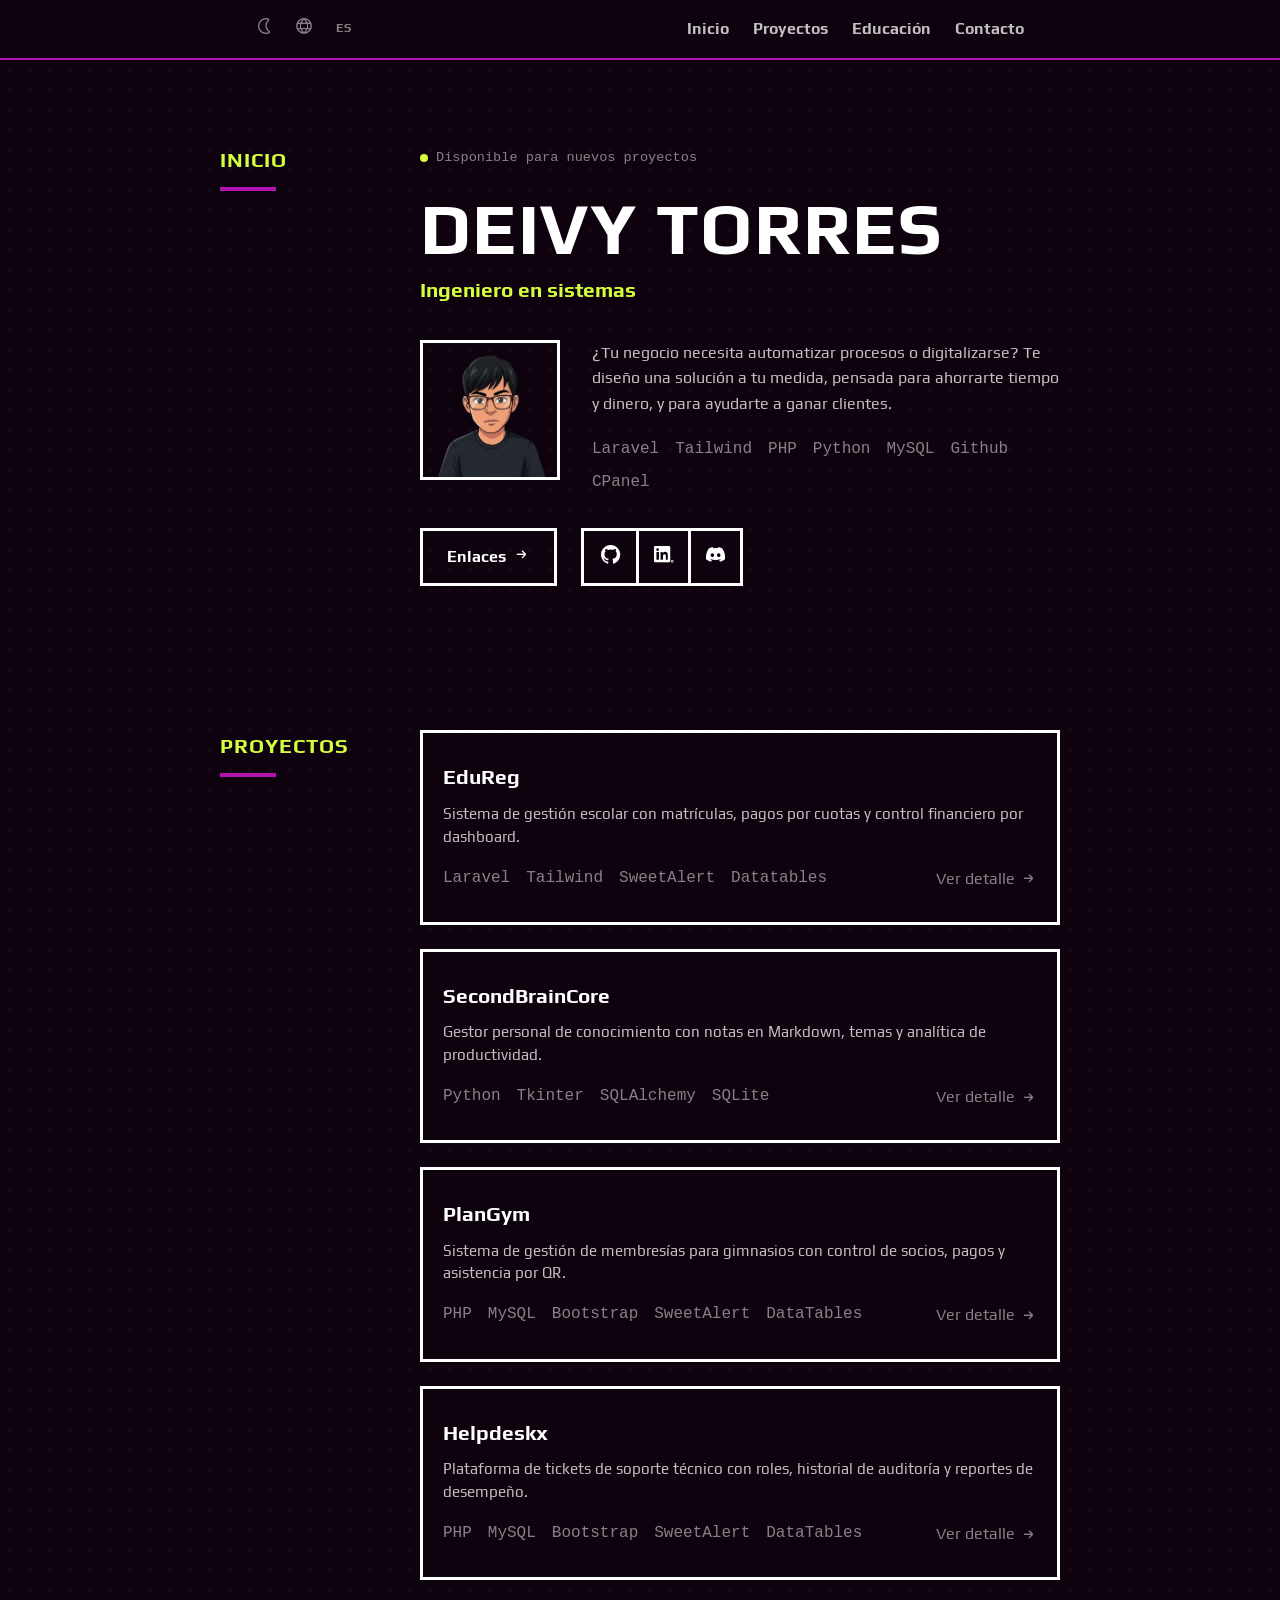
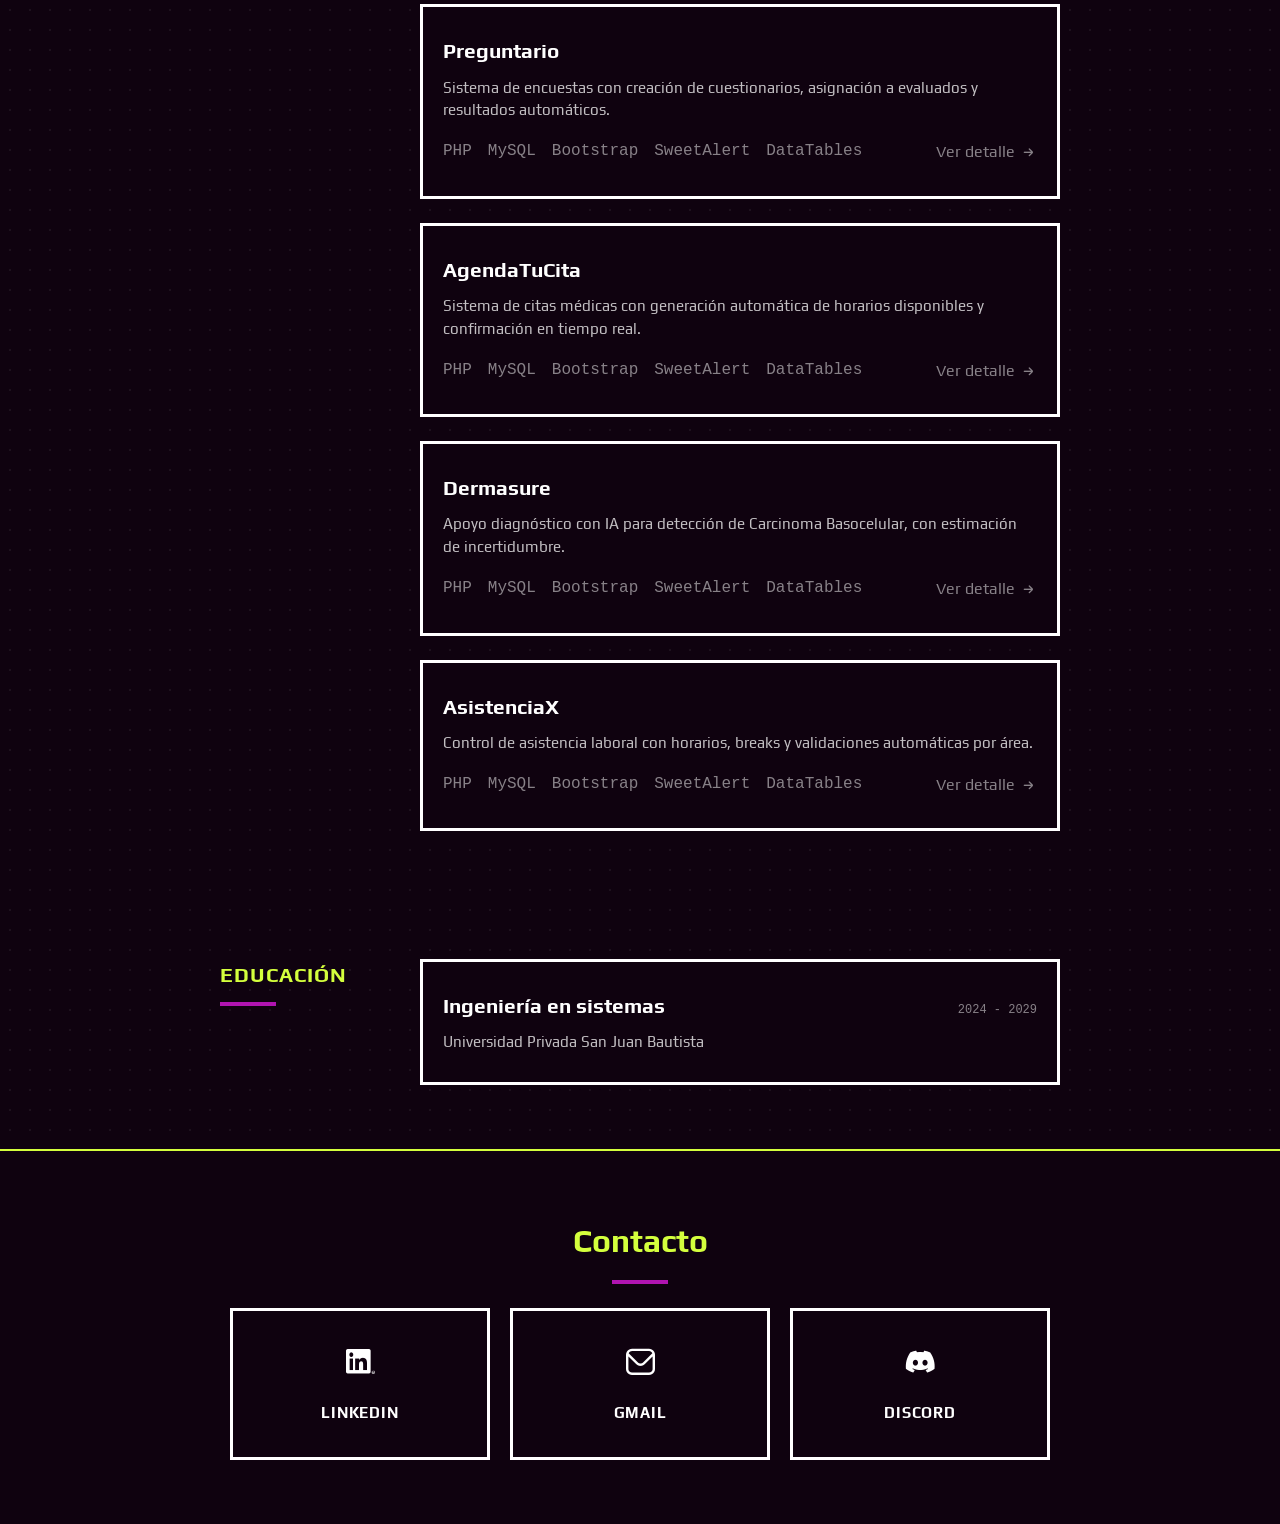
<file: index.html>
<!DOCTYPE html>
<html lang="es">
<head>
  <meta charset="UTF-8">

  <link rel="icon" type="image/png" href="img/icon.png">
  <script>
    (function () {
      if (localStorage.getItem('site-theme') === 'light') document.documentElement.setAttribute('data-theme', 'light');
      document.documentElement.setAttribute('lang', localStorage.getItem('site-lang') || 'es');
    })();
  </script>
  <meta name="viewport" content="width=device-width, initial-scale=1.0">
  <title data-i18n="home.title">Deivy Torres | Ingeniero de sistemas</title>
  <meta name="description" content="Portafolio de Deivy Torres, ingeniero de sistemas." data-i18n="home.metaDesc" data-i18n-attr="content">
  
  <link rel="preload" href="fonts/Play-Regular.ttf" as="font" type="font/ttf" crossorigin>
  <link rel="preload" href="fonts/Play-Bold.ttf" as="font" type="font/ttf" crossorigin>

  <link rel="stylesheet" href="flaticon-uicons/brands/all.css">
  <link rel="stylesheet" href="flaticon-uicons/regular/rounded.css">
  <link rel="preload" href="flaticon-uicons/uicons-regular-rounded-J3WOUERV.woff2" as="font" type="font/woff2" crossorigin>
  <link rel="preload" href="flaticon-uicons/uicons-brands-XJPKRNBN.woff2" as="font" type="font/woff2" crossorigin>

    <link rel="stylesheet" href="style.css">
</head>
<body>
  
    <header class="site-header">
      <nav aria-label="Navegación principal">
          <ul class="nav-config">
            <li><a href="#" id="theme-toggle" aria-label="Cambiar tema de color" data-i18n="common.temaAria" data-i18n-attr="aria-label"><i class="fi fi-rr-moon"></i></a></li>
            <li><a href="#" id="lang-toggle" aria-label="Cambiar idioma" data-i18n="common.idiomaAria" data-i18n-attr="aria-label"><i class="fi fi-rr-globe"></i></a></li>
            <li class="lang-code" aria-hidden="true">ES</li>
          </ul>
          <ul class="nav-list">
              <li><a href="#inicio" data-i18n="nav.inicio">Inicio</a></li>
              <li><a href="#proyectos" data-i18n="nav.proyectos">Proyectos</a></li>
              <li><a href="#educacion" data-i18n="nav.educacion">Educación</a></li>
              <li><a href="#contacto" data-i18n="nav.contacto">Contacto</a></li>
          </ul>
      </nav>
    </header>

    <main id="contenido">

      <section id="inicio" class="hero" aria-labelledby="hero-titulo">
        <div class="hero-label">
          <h2 data-i18n="nav.inicio">Inicio</h2>
        </div>

        <div class="hero-content">
          <p class="hero-status">
            <span class="status-dot" aria-hidden="true"></span>
            <span data-i18n="home.status">Disponible para nuevos proyectos</span>
          </p>

          <h1 id="hero-titulo" class="hero-titulo">Deivy Torres</h1>
          <p class="hero-rol" data-i18n="home.rol">Ingeniero en sistemas</p>

          <div class="hero-main">
            <img class="hero-img" src="img/foto-perfil-2.png" alt="Deivy Torres" width="140" height="140">

            <div class="hero-info">
              <p class="hero-descripcion" data-i18n="home.desc">
                ¿Tu negocio necesita automatizar procesos o digitalizarse? Te diseño una solución a tu medida, pensada para ahorrarte tiempo y dinero, y para ayudarte a ganar clientes.
              </p>

              <ul class="project-stack hero-stack">
                <li>Laravel</li>
                <li>Tailwind</li>
                <li>PHP</li>
                <li>Python</li>
                <li>MySQL</li>
                <li>Github</li>
                <li>CPanel</li>
              </ul>
            </div>
          </div>

          <div class="hero-actions">
            <span class="hero-cta">
              <span data-i18n="home.cta">Enlaces</span>
              <i class="fi fi-rr-arrow-small-right" aria-hidden="true"></i>
            </span>

            <ul class="contact-list">
              <li>
                <a href="https://github.com/deivystoteles" aria-label="GitHub" target="_blank" rel="noopener">
                  <i class="fi fi-brands-github" aria-hidden="true"></i>
                </a>
              </li>
              <li>
                <a href="https://linkedin.com/in/deitorres" aria-label="LinkedIn" target="_blank" rel="noopener">
                  <i class="fi fi-brands-linkedin" aria-hidden="true"></i>
                </a>
              </li>
              <li>
                <a href="#" class="copy-discord" data-copy="dei_0_0" aria-label="Copiar usuario de Discord" data-i18n="common.copiarDiscord" data-i18n-attr="aria-label">
                  <i class="fi fi-brands-discord" aria-hidden="true"></i>
                </a>
              </li>
            </ul>
          </div>
        </div>
      </section>


      <section id="proyectos" class="projects" aria-labelledby="proyectos-titulo">
        <div class="projects-label">
          <h2 id="proyectos-titulo" data-i18n="nav.proyectos">Proyectos</h2>
        </div>

        <ul class="projects-grid">
          <li class="project-card">
            <a href="proyectos/edureg.html" class="project-card-link">
              <article>
                <h3>EduReg</h3>
                <p data-i18n="home.edureg.desc">Sistema de gestión escolar con matrículas, pagos por cuotas y control financiero por dashboard.</p>
                <div class="project-meta">
                  <ul class="project-stack">
                    <li>Laravel</li>
                    <li>Tailwind</li>
                    <li>SweetAlert</li>
                    <li>Datatables</li>
                  </ul>
                  <span class="project-link">
                    <span data-i18n="common.verDetalle">Ver detalle</span>
                    <i class="fi fi-rr-arrow-small-right" aria-hidden="true"></i>
                  </span>
                </div>
              </article>
            </a>
          </li>

          <li class="project-card">
            <a href="proyectos/secondbrain.html" class="project-card-link">
              <article>
                <h3>SecondBrainCore</h3>
                <p data-i18n="home.secondbrain.desc">Gestor personal de conocimiento con notas en Markdown, temas y analítica de productividad.</p>
                <div class="project-meta">
                  <ul class="project-stack">
                    <li>Python</li>
                    <li>Tkinter</li>
                    <li>SQLAlchemy</li>
                    <li>SQLite</li>
                  </ul>
                  <span class="project-link">
                    <span data-i18n="common.verDetalle">Ver detalle</span>
                    <i class="fi fi-rr-arrow-small-right" aria-hidden="true"></i>
                  </span>
                </div>
              </article>
            </a>
          </li>
          
          <li class="project-card">
            <a href="proyectos/plangym.html" class="project-card-link">
              <article>
                <h3>PlanGym</h3>
                <p data-i18n="home.plangym.desc">Sistema de gestión de membresías para gimnasios con control de socios, pagos y asistencia por QR.</p>
                <div class="project-meta">
                  <ul class="project-stack">
                    <li>PHP</li>
                    <li>MySQL</li>
                    <li>Bootstrap</li>
                    <li>SweetAlert</li>
                    <li>DataTables</li>
                  </ul>
                  <span class="project-link">
                    <span data-i18n="common.verDetalle">Ver detalle</span>
                    <i class="fi fi-rr-arrow-small-right" aria-hidden="true"></i>
                  </span>
                </div>
              </article>
            </a>
          </li>

          <li class="project-card">
            <a href="proyectos/helpdesk.html" class="project-card-link">
              <article>
                <h3>Helpdeskx</h3>
                <p data-i18n="home.helpdesk.desc">Plataforma de tickets de soporte técnico con roles, historial de auditoría y reportes de desempeño.</p>
                <div class="project-meta">
                  <ul class="project-stack">
                    <li>PHP</li>
                    <li>MySQL</li>
                    <li>Bootstrap</li>
                    <li>SweetAlert</li>
                    <li>DataTables</li>
                  </ul>
                  <span class="project-link">
                    <span data-i18n="common.verDetalle">Ver detalle</span>
                    <i class="fi fi-rr-arrow-small-right" aria-hidden="true"></i>
                  </span>
                </div>
              </article>
            </a>
          </li>

          <li class="project-card">
            <a href="proyectos/preguntario.html" class="project-card-link">
              <article>
                <h3>Preguntario</h3>
                <p data-i18n="home.preguntario.desc">Sistema de encuestas con creación de cuestionarios, asignación a evaluados y resultados automáticos.</p>
                <div class="project-meta">
                  <ul class="project-stack">
                    <li>PHP</li>
                    <li>MySQL</li>
                    <li>Bootstrap</li>
                    <li>SweetAlert</li>
                    <li>DataTables</li>
                  </ul>
                  <span class="project-link">
                    <span data-i18n="common.verDetalle">Ver detalle</span>
                    <i class="fi fi-rr-arrow-small-right" aria-hidden="true"></i>
                  </span>
                </div>
              </article>
            </a>
          </li>

          <li class="project-card">
            <a href="proyectos/agendatucita.html" class="project-card-link">
              <article>
                <h3>AgendaTuCita</h3>
                <p data-i18n="home.agendatucita.desc">Sistema de citas médicas con generación automática de horarios disponibles y confirmación en tiempo real.</p>
                <div class="project-meta">
                  <ul class="project-stack">
                    <li>PHP</li>
                    <li>MySQL</li>
                    <li>Bootstrap</li>
                    <li>SweetAlert</li>
                    <li>DataTables</li>
                  </ul>
                  <span class="project-link">
                    <span data-i18n="common.verDetalle">Ver detalle</span>
                    <i class="fi fi-rr-arrow-small-right" aria-hidden="true"></i>
                  </span>
                </div>
              </article>
            </a>
          </li>

          <li class="project-card">
            <a href="proyectos/dermasure.html" class="project-card-link">
              <article>
                <h3>Dermasure</h3>
                <p data-i18n="home.dermasure.desc">Apoyo diagnóstico con IA para detección de Carcinoma Basocelular, con estimación de incertidumbre.</p>
                <div class="project-meta">
                  <ul class="project-stack">
                    <li>PHP</li>
                    <li>MySQL</li>
                    <li>Bootstrap</li>
                    <li>SweetAlert</li>
                    <li>DataTables</li>
                  </ul>
                  <span class="project-link">
                    <span data-i18n="common.verDetalle">Ver detalle</span>
                    <i class="fi fi-rr-arrow-small-right" aria-hidden="true"></i>
                  </span>
                </div>
              </article>
            </a>
          </li>

          <li class="project-card">
            <a href="proyectos/asistenciax.html" class="project-card-link">
              <article>
                <h3>AsistenciaX</h3>
                <p data-i18n="home.asistenciax.desc">Control de asistencia laboral con horarios, breaks y validaciones automáticas por área.</p>
                <div class="project-meta">
                  <ul class="project-stack">
                    <li>PHP</li>
                    <li>MySQL</li>
                    <li>Bootstrap</li>
                    <li>SweetAlert</li>
                    <li>DataTables</li>
                  </ul>
                  <span class="project-link">
                    <span data-i18n="common.verDetalle">Ver detalle</span>
                    <i class="fi fi-rr-arrow-small-right" aria-hidden="true"></i>
                  </span>
                </div>
              </article>
            </a>
          </li>
        </ul>
      </section>

      <section id="educacion" class="projects" aria-labelledby="proyectos-titulo">
        <div class="projects-label">
          <h2 id="proyectos-titulo" data-i18n="nav.educacion">Educación</h2>
        </div>

        <ul class="projects-grid">
          <li class="project-card">
            <article>
              <div class="titulo-fecha">
                <h3 data-i18n="home.edu.carrera">Ingeniería en sistemas</h3>
                <span class="curso-tiempo">2024 - 2029</span>
              </div>
              <p data-i18n="home.edu.universidad">Universidad Privada San Juan Bautista</p>
            </article>
          </li>
        </ul>
      </section>

    </main>

    <footer class="site-footer" id="contacto">
      <div class="footer-content">
        <h2 data-i18n="nav.contacto">Contacto</h2>

        <ul class="footer-list">
          <li class="footer-item">
            <a href="https://linkedin.com/in/deitorres" target="_blank" rel="noopener">
              <i class="fi fi-brands-linkedin" aria-hidden="true"></i>
              <span class="footer-item-label">LinkedIn</span>
            </a>
          </li>

          <li class="footer-item">
            <a href="mailto:deivyjth@gmail.com">
              <i class="fi fi-rr-envelope" aria-hidden="true"></i>
              <span class="footer-item-label">Gmail</span>
            </a>
          </li>

          <li class="footer-item">
            <a href="#" class="copy-discord" data-copy="dei_0_0">
              <i class="fi fi-brands-discord" aria-hidden="true"></i>
              <span class="footer-item-label">Discord</span>
            </a>
          </li>
        </ul>
      </div>
    </footer>

    <script src="js/app.js"></script>
    <script>
      document.querySelectorAll('.copy-discord').forEach(function (el) {
        el.addEventListener('click', function (e) {
          e.preventDefault();
          const texto = this.dataset.copy;
          navigator.clipboard.writeText(texto).then(() => {
            this.classList.add('copiado');
            setTimeout(() => {
              this.classList.remove('copiado');
            }, 1500);
          }).catch(err => {
            console.error('No se pudo copiar: ', err);
          });
        });
      });
    </script>

</body>
</html>
</file>
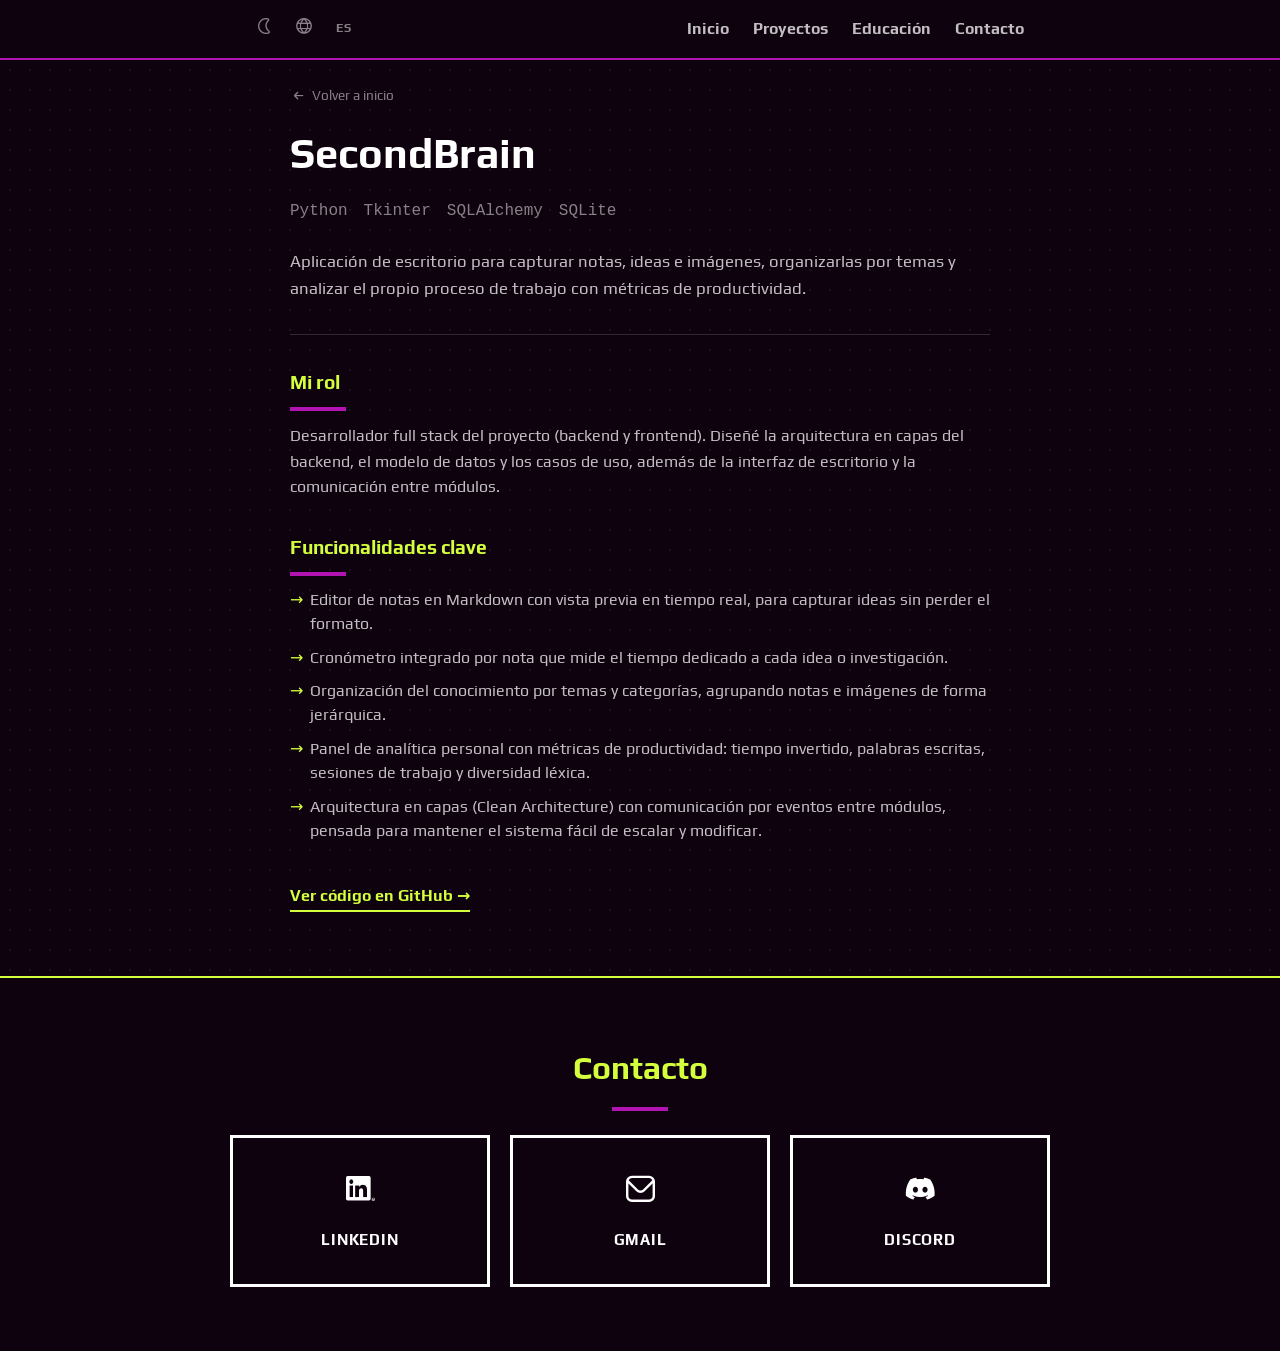
<file: proyectos/secondbrain.html>
<!DOCTYPE html>
<html lang="es">
<head>
  <meta charset="UTF-8">

  <link rel="icon" type="image/png" href="../img/icon.png">
  <script>
    (function () {
      if (localStorage.getItem('site-theme') === 'light') document.documentElement.setAttribute('data-theme', 'light');
      document.documentElement.setAttribute('lang', localStorage.getItem('site-lang') || 'es');
    })();
  </script>
  <meta name="viewport" content="width=device-width, initial-scale=1.0">
  <title>SecondBrain | Deivy Torres</title>
  <meta name="description" content="Gestor personal de conocimiento de escritorio." data-i18n="secondbrain.metaDesc" data-i18n-attr="content">

  <link rel="preload" href="../fonts/Play-Regular.ttf" as="font" type="font/ttf" crossorigin>
  <link rel="preload" href="../fonts/Play-Bold.ttf" as="font" type="font/ttf" crossorigin>

  <link rel="stylesheet" href="../flaticon-uicons/brands/all.css">
  <link rel="stylesheet" href="../flaticon-uicons/regular/rounded.css">
  <link rel="preload" href="../flaticon-uicons/uicons-regular-rounded-J3WOUERV.woff2" as="font" type="font/woff2" crossorigin>
  <link rel="preload" href="../flaticon-uicons/uicons-brands-XJPKRNBN.woff2" as="font" type="font/woff2" crossorigin>
  
  <link rel="stylesheet" href="../style.css">
</head>
<body>
  <header class="site-header">
    <nav aria-label="Navegación principal">
      <ul class="nav-config">
        <li><a href="#" id="theme-toggle" aria-label="Cambiar tema de color" data-i18n="common.temaAria" data-i18n-attr="aria-label"><i class="fi fi-rr-moon"></i></a></li>
        <li><a href="#" id="lang-toggle" aria-label="Cambiar idioma" data-i18n="common.idiomaAria" data-i18n-attr="aria-label"><i class="fi fi-rr-globe"></i></a></li>
        <li class="lang-code" aria-hidden="true">ES</li>
      </ul>
      <ul class="nav-list">
        <li><a href="../index.html" data-i18n="nav.inicio">Inicio</a></li>
        <li><a href="../index.html#proyectos" data-i18n="nav.proyectos">Proyectos</a></li>
        <li><a href="../index.html#educacion" data-i18n="nav.educacion">Educación</a></li>
        <li><a href="../index.html#contacto" data-i18n="nav.contacto">Contacto</a></li>
      </ul>
    </nav>
  </header>

  <main id="contenido">
    <section class="project-detail">
      <a href="../index.html" class="back-link">
        <i class="fi fi-rr-arrow-small-left" aria-hidden="true"></i>
        <span data-i18n="common.volver">Volver a inicio</span>
      </a>

      <div class="project-detail-header">
        <h1>SecondBrain</h1>
        <ul class="project-stack">
          <li>Python</li>
          <li>Tkinter</li>
          <li>SQLAlchemy</li>
          <li>SQLite</li>
        </ul>
      </div>

      <p class="project-detail-summary" data-i18n="secondbrain.summary">
        Aplicación de escritorio para capturar notas, ideas e imágenes, organizarlas por temas y analizar el propio proceso de trabajo con métricas de productividad.
      </p>

      <div class="project-detail-body">
        <h2 data-i18n="common.rol">Mi rol</h2>
        <p data-i18n="secondbrain.role">Desarrollador full stack del proyecto (backend y frontend). Diseñé la arquitectura en capas del backend, el modelo de datos y los casos de uso, además de la interfaz de escritorio y la comunicación entre módulos.</p>

        <h2 data-i18n="common.funcionalidades">Funcionalidades clave</h2>
        <ul class="feature-list">
          <li data-i18n="secondbrain.f1">Editor de notas en Markdown con vista previa en tiempo real, para capturar ideas sin perder el formato.</li>
          <li data-i18n="secondbrain.f2">Cronómetro integrado por nota que mide el tiempo dedicado a cada idea o investigación.</li>
          <li data-i18n="secondbrain.f3">Organización del conocimiento por temas y categorías, agrupando notas e imágenes de forma jerárquica.</li>
          <li data-i18n="secondbrain.f4">Panel de analítica personal con métricas de productividad: tiempo invertido, palabras escritas, sesiones de trabajo y diversidad léxica.</li>
          <li data-i18n="secondbrain.f5">Arquitectura en capas (Clean Architecture) con comunicación por eventos entre módulos, pensada para mantener el sistema fácil de escalar y modificar.</li>
        </ul>
      </div>

      <div class="project-detail-links">
        <a href="https://github.com/deivystoteles/second-brain-core" target="_blank" rel="noopener" data-i18n="common.verCodigo">Ver código en GitHub →</a>
      </div>
    </section>
  </main>

    <footer class="site-footer" id="contacto">
      <div class="footer-content">
        <h2 data-i18n="nav.contacto">Contacto</h2>

        <ul class="footer-list">
          <li class="footer-item">
            <a href="https://linkedin.com/in/deitorres" target="_blank" rel="noopener">
              <i class="fi fi-brands-linkedin" aria-hidden="true"></i>
              <span class="footer-item-label">LinkedIn</span>
            </a>
          </li>

          <li class="footer-item">
            <a href="mailto:deivyjth@gmail.com">
              <i class="fi fi-rr-envelope" aria-hidden="true"></i>
              <span class="footer-item-label">Gmail</span>
            </a>
          </li>

          <li class="footer-item">
            <a href="#" class="copy-discord" data-copy="dei_0_0">
              <i class="fi fi-brands-discord" aria-hidden="true"></i>
              <span class="footer-item-label">Discord</span>
            </a>
          </li>
        </ul>
      </div>
    </footer>

<script src="../js/app.js"></script>
<script>
  document.querySelectorAll('.copy-discord').forEach(function (el) {
    el.addEventListener('click', function (e) {
      e.preventDefault();
      const texto = this.dataset.copy;
      navigator.clipboard.writeText(texto).then(() => {
        this.classList.add('copiado');
        setTimeout(() => {
          this.classList.remove('copiado');
        }, 1500);
      }).catch(err => {
        console.error('No se pudo copiar: ', err);
      });
    });
  });
</script>
</body>
</html>
</file>
<file: flaticon-uicons/brands/all.css>
@font-face{font-family:uicons-brands;src:url(../uicons-brands-XJPKRNBN.woff2) format("woff2"),url(../uicons-brands-PQBQF6T3.woff) format("woff"),url(../uicons-brands-ZJWE2ELA.eot#iefix) format("embedded-opentype");font-display:swap}i[class^=fi-brands-]:before,i[class*=" fi-brands-"]:before,span[class^=fi-brands-]:before,span[class*=fi-brands-]:before{font-family:uicons-brands!important;font-style:normal;font-weight:400!important;font-variant:normal;text-transform:none;line-height:1;-webkit-font-smoothing:antialiased;-moz-osx-font-smoothing:grayscale}.variable-selector-00:before{content:"\fe00"}.variable-selector-01:before{content:"\fe01"}.variable-selector-02:before{content:"\fe02"}.variable-selector-03:before{content:"\fe03"}.variable-selector-04:before{content:"\fe04"}.variable-selector-05:before{content:"\fe05"}.variable-selector-06:before{content:"\fe06"}.variable-selector-07:before{content:"\fe07"}.variable-selector-08:before{content:"\fe08"}.variable-selector-09:before{content:"\fe09"}.variable-selector-0a:before{content:"\fe0a"}.variable-selector-0b:before{content:"\fe0b"}.variable-selector-0c:before{content:"\fe0c"}.variable-selector-0d:before{content:"\fe0d"}.variable-selector-0e:before{content:"\fe0e"}.variable-selector-0f:before{content:"\fe0f"}.combining-half-marks-00:before{content:"\fe20"}.combining-half-marks-01:before{content:"\fe21"}.combining-half-marks-02:before{content:"\fe22"}.combining-half-marks-03:before{content:"\fe23"}.combining-half-marks-04:before{content:"\fe24"}.combining-half-marks-05:before{content:"\fe25"}.combining-half-marks-06:before{content:"\fe26"}.combining-half-marks-07:before{content:"\fe27"}.combining-half-marks-08:before{content:"\fe28"}.combining-half-marks-09:before{content:"\fe29"}.combining-half-marks-0a:before{content:"\fe2a"}.combining-half-marks-0b:before{content:"\fe2b"}.combining-half-marks-0c:before{content:"\fe2c"}.combining-half-marks-0d:before{content:"\fe2d"}.combining-half-marks-0e:before{content:"\fe2e"}.combining-half-marks-0f:before{content:"\fe2f"}.zero-width-no-break-space-0f:before{content:"\feff"}.fi-brands-3m:before{content:"\f101"}.fi-brands-500px:before{content:"\f102"}.fi-brands-abbot-laboratories:before{content:"\f103"}.fi-brands-accusoft:before{content:"\f104"}.fi-brands-acrobat:before{content:"\f105"}.fi-brands-adobe:before{content:"\f106"}.fi-brands-aecom:before{content:"\f107"}.fi-brands-aero:before{content:"\f108"}.fi-brands-after-effects:before{content:"\f109"}.fi-brands-airbnb:before{content:"\f10a"}.fi-brands-algolia:before{content:"\f10b"}.fi-brands-amd:before{content:"\f10c"}.fi-brands-american-express:before{content:"\f10d"}.fi-brands-android:before{content:"\f10e"}.fi-brands-animate:before{content:"\f10f"}.fi-brands-app-store-ios:before{content:"\f110"}.fi-brands-apple-pay:before{content:"\f111"}.fi-brands-apple:before{content:"\f112"}.fi-brands-artstation:before{content:"\f113"}.fi-brands-astrazeneca:before{content:"\f114"}.fi-brands-asus:before{content:"\f115"}.fi-brands-atandt:before{content:"\f116"}.fi-brands-atlassian:before{content:"\f117"}.fi-brands-atom:before{content:"\f118"}.fi-brands-audition:before{content:"\f119"}.fi-brands-behance:before{content:"\f11a"}.fi-brands-bitcoin:before{content:"\f11b"}.fi-brands-blackberry:before{content:"\f11c"}.fi-brands-blogger:before{content:"\f11d"}.fi-brands-bluetooth:before{content:"\f11e"}.fi-brands-bootstrap:before{content:"\f11f"}.fi-brands-bridgestone:before{content:"\f120"}.fi-brands-burger-king:before{content:"\f121"}.fi-brands-c:before{content:"\f122"}.fi-brands-capture:before{content:"\f123"}.fi-brands-cc-amazon-pay:before{content:"\f124"}.fi-brands-cc-apple-pay:before{content:"\f125"}.fi-brands-cc-diners-club:before{content:"\f126"}.fi-brands-cc-visa:before{content:"\f127"}.fi-brands-centos:before{content:"\f128"}.fi-brands-character:before{content:"\f129"}.fi-brands-chromecast:before{content:"\f12a"}.fi-brands-cloudflare:before{content:"\f12b"}.fi-brands-confluence:before{content:"\f12c"}.fi-brands-creative-commons-by:before{content:"\f12d"}.fi-brands-creative-commons-nc-eu:before{content:"\f12e"}.fi-brands-creative-commons-nc-jp:before{content:"\f12f"}.fi-brands-creative-commons-nc:before{content:"\f130"}.fi-brands-creative-commons-nd:before{content:"\f131"}.fi-brands-creative-commons-pd-alt:before{content:"\f132"}.fi-brands-creative-commons-pd:before{content:"\f133"}.fi-brands-creative-commons-remix:before{content:"\f134"}.fi-brands-creative-commons-sa:before{content:"\f135"}.fi-brands-creative-commons-sampling-plus:before{content:"\f136"}.fi-brands-creative-commons-sampling:before{content:"\f137"}.fi-brands-creative-commons-share:before{content:"\f138"}.fi-brands-creative-commons-zero:before{content:"\f139"}.fi-brands-creative-commons:before{content:"\f13a"}.fi-brands-css3-alt:before{content:"\f13b"}.fi-brands-css3:before{content:"\f13c"}.fi-brands-dailymotion:before{content:"\f13d"}.fi-brands-deezer:before{content:"\f13e"}.fi-brands-delphi:before{content:"\f13f"}.fi-brands-dev:before{content:"\f140"}.fi-brands-devianart:before{content:"\f141"}.fi-brands-digg:before{content:"\f142"}.fi-brands-dimension:before{content:"\f143"}.fi-brands-discord:before{content:"\f144"}.fi-brands-docker:before{content:"\f145"}.fi-brands-dribbble:before{content:"\f146"}.fi-brands-dropbox:before{content:"\f147"}.fi-brands-drupal:before{content:"\f148"}.fi-brands-ebay:before{content:"\f149"}.fi-brands-elementor:before{content:"\f14a"}.fi-brands-ethereum:before{content:"\f14b"}.fi-brands-etsy:before{content:"\f14c"}.fi-brands-evernote:before{content:"\f14d"}.fi-brands-facebook-messenger:before{content:"\f14e"}.fi-brands-facebook:before{content:"\f14f"}.fi-brands-fedex:before{content:"\f150"}.fi-brands-figma:before{content:"\f151"}.fi-brands-firefox-browser:before{content:"\f152"}.fi-brands-firefox:before{content:"\f153"}.fi-brands-flaticon-1:before{content:"\f154"}.fi-brands-flaticon:before{content:"\f155"}.fi-brands-flickr:before{content:"\f156"}.fi-brands-flipboard:before{content:"\f157"}.fi-brands-fonts:before{content:"\f158"}.fi-brands-foursquare:before{content:"\f159"}.fi-brands-freepik-1:before{content:"\f15a"}.fi-brands-freepik:before{content:"\f15b"}.fi-brands-fresco:before{content:"\f15c"}.fi-brands-github:before{content:"\f15d"}.fi-brands-gitlab:before{content:"\f15e"}.fi-brands-goodreads:before{content:"\f15f"}.fi-brands-google:before{content:"\f160"}.fi-brands-haskell:before{content:"\f161"}.fi-brands-hbo:before{content:"\f162"}.fi-brands-hotjar:before{content:"\f163"}.fi-brands-html5:before{content:"\f164"}.fi-brands-huawei:before{content:"\f165"}.fi-brands-hubspot:before{content:"\f166"}.fi-brands-ibm:before{content:"\f167"}.fi-brands-iconfinder:before{content:"\f168"}.fi-brands-illustrator-draw:before{content:"\f169"}.fi-brands-illustrator:before{content:"\f16a"}.fi-brands-imdb:before{content:"\f16b"}.fi-brands-incopy:before{content:"\f16c"}.fi-brands-indesign:before{content:"\f16d"}.fi-brands-instagram:before{content:"\f16e"}.fi-brands-intel:before{content:"\f16f"}.fi-brands-invision:before{content:"\f170"}.fi-brands-itunes:before{content:"\f171"}.fi-brands-janseen:before{content:"\f172"}.fi-brands-java:before{content:"\f173"}.fi-brands-jcb:before{content:"\f174"}.fi-brands-jira:before{content:"\f175"}.fi-brands-johnson-and-johnson:before{content:"\f176"}.fi-brands-joomla:before{content:"\f177"}.fi-brands-js:before{content:"\f178"}.fi-brands-kickstarter:before{content:"\f179"}.fi-brands-line:before{content:"\f17a"}.fi-brands-linkedin:before{content:"\f17b"}.fi-brands-lisp:before{content:"\f17c"}.fi-brands-mailchimp:before{content:"\f17d"}.fi-brands-marriott-international:before{content:"\f17e"}.fi-brands-mcdonalds:before{content:"\f17f"}.fi-brands-media-encoder:before{content:"\f180"}.fi-brands-medium:before{content:"\f181"}.fi-brands-meta:before{content:"\f182"}.fi-brands-microsoft-edge:before{content:"\f183"}.fi-brands-microsoft-explorer:before{content:"\f184"}.fi-brands-microsoft:before{content:"\f185"}.fi-brands-mysql:before{content:"\f186"}.fi-brands-napster:before{content:"\f187"}.fi-brands-nestle:before{content:"\f188"}.fi-brands-netflix:before{content:"\f189"}.fi-brands-node-js:before{content:"\f18a"}.fi-brands-nvidia:before{content:"\f18b"}.fi-brands-oracle:before{content:"\f18c"}.fi-brands-patreon:before{content:"\f18d"}.fi-brands-paypal:before{content:"\f18e"}.fi-brands-pfizer:before{content:"\f18f"}.fi-brands-photoshop-camera:before{content:"\f190"}.fi-brands-photoshop-express:before{content:"\f191"}.fi-brands-photoshop-lightroom-classic:before{content:"\f192"}.fi-brands-photoshop-lightroom:before{content:"\f193"}.fi-brands-photoshop:before{content:"\f194"}.fi-brands-php:before{content:"\f195"}.fi-brands-pinterest:before{content:"\f196"}.fi-brands-postgre:before{content:"\f197"}.fi-brands-premiere-rush:before{content:"\f198"}.fi-brands-premiere:before{content:"\f199"}.fi-brands-product-hunt:before{content:"\f19a"}.fi-brands-python:before{content:"\f19b"}.fi-brands-raspberry-pi:before{content:"\f19c"}.fi-brands-reddit:before{content:"\f19d"}.fi-brands-samsung:before{content:"\f19e"}.fi-brands-sap:before{content:"\f19f"}.fi-brands-sass:before{content:"\f1a0"}.fi-brands-shopify:before{content:"\f1a1"}.fi-brands-siemens:before{content:"\f1a2"}.fi-brands-sketch:before{content:"\f1a3"}.fi-brands-skype:before{content:"\f1a4"}.fi-brands-slack:before{content:"\f1a5"}.fi-brands-slidesgo:before{content:"\f1a6"}.fi-brands-snapchat:before{content:"\f1a7"}.fi-brands-sony:before{content:"\f1a8"}.fi-brands-soundcloud:before{content:"\f1a9"}.fi-brands-spark:before{content:"\f1aa"}.fi-brands-spotify:before{content:"\f1ab"}.fi-brands-starbucks:before{content:"\f1ac"}.fi-brands-stock:before{content:"\f1ad"}.fi-brands-storyset:before{content:"\f1ae"}.fi-brands-stripe:before{content:"\f1af"}.fi-brands-substance-3d-designer:before{content:"\f1b0"}.fi-brands-substance-3d-painter:before{content:"\f1b1"}.fi-brands-substance-3d-sampler:before{content:"\f1b2"}.fi-brands-substance-3d-stager:before{content:"\f1b3"}.fi-brands-swift:before{content:"\f1b4"}.fi-brands-t-mobile:before{content:"\f1b5"}.fi-brands-telegram:before{content:"\f1b6"}.fi-brands-tencent:before{content:"\f1b7"}.fi-brands-the-home-depot:before{content:"\f1b8"}.fi-brands-tik-tok:before{content:"\f1b9"}.fi-brands-trello:before{content:"\f1ba"}.fi-brands-tripadvisor:before{content:"\f1bb"}.fi-brands-tumblr:before{content:"\f1bc"}.fi-brands-twitch:before{content:"\f1bd"}.fi-brands-twitter-alt-circle:before{content:"\f1be"}.fi-brands-twitter-alt-square:before{content:"\f1bf"}.fi-brands-twitter-alt:before{content:"\f1c0"}.fi-brands-twitter:before{content:"\f1c1"}.fi-brands-typescript:before{content:"\f1c2"}.fi-brands-uber:before{content:"\f1c3"}.fi-brands-ubuntu:before{content:"\f1c4"}.fi-brands-unilever:before{content:"\f1c5"}.fi-brands-unity:before{content:"\f1c6"}.fi-brands-unsplash:before{content:"\f1c7"}.fi-brands-ups:before{content:"\f1c8"}.fi-brands-usaa:before{content:"\f1c9"}.fi-brands-verizon:before{content:"\f1ca"}.fi-brands-videvo:before{content:"\f1cb"}.fi-brands-vimeo:before{content:"\f1cc"}.fi-brands-visa:before{content:"\f1cd"}.fi-brands-visual-basic:before{content:"\f1ce"}.fi-brands-vk:before{content:"\f1cf"}.fi-brands-walmart:before{content:"\f1d0"}.fi-brands-wepik:before{content:"\f1d1"}.fi-brands-whatsapp:before{content:"\f1d2"}.fi-brands-wikipedia:before{content:"\f1d3"}.fi-brands-windows:before{content:"\f1d4"}.fi-brands-wix:before{content:"\f1d5"}.fi-brands-wordpress:before{content:"\f1d6"}.fi-brands-xd:before{content:"\f1d7"}.fi-brands-xing:before{content:"\f1d8"}.fi-brands-yahoo:before{content:"\f1d9"}.fi-brands-yandex:before{content:"\f1da"}.fi-brands-yelp:before{content:"\f1db"}.fi-brands-youtube:before{content:"\f1dc"}.fi-brands-zoom:before{content:"\f1dd"}
/*!
*   _____       _             __                 _____                               ______ _       _   _
*  |_   _|     | |           / _|               |_   _|                             |  ____| |     | | (_)
*    | |  _ __ | |_ ___ _ __| |_ __ _  ___ ___    | |  ___ ___  _ __  ___   ______  | |__  | | __ _| |_ _  ___ ___  _ __
*    | | | '_ \| __/ _ \ '__|  _/ _` |/ __/ _ \   | | / __/ _ \| '_ \/ __| |______| |  __| | |/ _` | __| |/ __/ _ \| '_ \
*   _| |_| | | | ||  __/ |  | || (_| | (_|  __/  _| || (_| (_) | | | \__ \          | |    | | (_| | |_| | (_| (_) | | | |
*  |_____|_| |_|\__\___|_|  |_| \__,_|\___\___| |_____\___\___/|_| |_|___/          |_|    |_|\__,_|\__|_|\___\___/|_| |_|
*
*                         UIcons 2.4.2 - https://www.flaticon.com/uicons/interface-icons
*/
/*# sourceMappingURL=all.css.map */
</file>
<file: flaticon-uicons/regular/rounded.css>
@font-face{font-family:uicons-regular-rounded;src:url(../uicons-regular-rounded-J3WOUERV.woff2) format("woff2"),url(../uicons-regular-rounded-KDJ23353.woff) format("woff"),url(../uicons-regular-rounded-ESQGLQQ4.eot#iefix) format("embedded-opentype");font-display:swap}i[class^=fi-rr-]:before,i[class*=" fi-rr-"]:before,span[class^=fi-rr-]:before,span[class*=fi-rr-]:before{font-family:uicons-regular-rounded!important;font-style:normal;font-weight:400!important;font-variant:normal;text-transform:none;line-height:1;-webkit-font-smoothing:antialiased;-moz-osx-font-smoothing:grayscale}.variable-selector-00:before{content:"\fe00"}.variable-selector-01:before{content:"\fe01"}.variable-selector-02:before{content:"\fe02"}.variable-selector-03:before{content:"\fe03"}.variable-selector-04:before{content:"\fe04"}.variable-selector-05:before{content:"\fe05"}.variable-selector-06:before{content:"\fe06"}.variable-selector-07:before{content:"\fe07"}.variable-selector-08:before{content:"\fe08"}.variable-selector-09:before{content:"\fe09"}.variable-selector-0a:before{content:"\fe0a"}.variable-selector-0b:before{content:"\fe0b"}.variable-selector-0c:before{content:"\fe0c"}.variable-selector-0d:before{content:"\fe0d"}.variable-selector-0e:before{content:"\fe0e"}.variable-selector-0f:before{content:"\fe0f"}.combining-half-marks-00:before{content:"\fe20"}.combining-half-marks-01:before{content:"\fe21"}.combining-half-marks-02:before{content:"\fe22"}.combining-half-marks-03:before{content:"\fe23"}.combining-half-marks-04:before{content:"\fe24"}.combining-half-marks-05:before{content:"\fe25"}.combining-half-marks-06:before{content:"\fe26"}.combining-half-marks-07:before{content:"\fe27"}.combining-half-marks-08:before{content:"\fe28"}.combining-half-marks-09:before{content:"\fe29"}.combining-half-marks-0a:before{content:"\fe2a"}.combining-half-marks-0b:before{content:"\fe2b"}.combining-half-marks-0c:before{content:"\fe2c"}.combining-half-marks-0d:before{content:"\fe2d"}.combining-half-marks-0e:before{content:"\fe2e"}.combining-half-marks-0f:before{content:"\fe2f"}.zero-width-no-break-space-0f:before{content:"\feff"}.fi-rr-0:before{content:"\f101"}.fi-rr-00s-music-disc:before{content:"\f102"}.fi-rr-1:before{content:"\f103"}.fi-rr-2:before{content:"\f104"}.fi-rr-3:before{content:"\f105"}.fi-rr-360-degrees:before{content:"\f106"}.fi-rr-4:before{content:"\f107"}.fi-rr-404:before{content:"\f108"}.fi-rr-5:before{content:"\f109"}.fi-rr-6:before{content:"\f10a"}.fi-rr-60s-music-disc:before{content:"\f10b"}.fi-rr-7:before{content:"\f10c"}.fi-rr-70s-music-disc:before{content:"\f10d"}.fi-rr-8:before{content:"\f10e"}.fi-rr-80s-music-disc:before{content:"\f10f"}.fi-rr-9:before{content:"\f110"}.fi-rr-90s-music-disc:before{content:"\f111"}.fi-rr-a:before{content:"\f112"}.fi-rr-accident:before{content:"\f113"}.fi-rr-acorn:before{content:"\f114"}.fi-rr-ad-paid:before{content:"\f115"}.fi-rr-ad:before{content:"\f116"}.fi-rr-add-document:before{content:"\f117"}.fi-rr-add-folder:before{content:"\f118"}.fi-rr-add-image:before{content:"\f119"}.fi-rr-add:before{content:"\f11a"}.fi-rr-address-book:before{content:"\f11b"}.fi-rr-address-card:before{content:"\f11c"}.fi-rr-admin-alt:before{content:"\f11d"}.fi-rr-admin:before{content:"\f11e"}.fi-rr-age-alt:before{content:"\f11f"}.fi-rr-age-restriction-eighteen:before{content:"\f120"}.fi-rr-age-restriction-seven:before{content:"\f121"}.fi-rr-age-restriction-six:before{content:"\f122"}.fi-rr-age-restriction-sixteen:before{content:"\f123"}.fi-rr-age-restriction-thirteen:before{content:"\f124"}.fi-rr-age-restriction-three:before{content:"\f125"}.fi-rr-age-restriction-twelve:before{content:"\f126"}.fi-rr-age-restriction-twenty-one:before{content:"\f127"}.fi-rr-age-restriction-zero:before{content:"\f128"}.fi-rr-age:before{content:"\f129"}.fi-rr-air-conditioner:before{content:"\f12a"}.fi-rr-air-freshener:before{content:"\f12b"}.fi-rr-air-pollution:before{content:"\f12c"}.fi-rr-airplane-journey:before{content:"\f12d"}.fi-rr-airplane-window-open:before{content:"\f12e"}.fi-rr-airplay:before{content:"\f12f"}.fi-rr-alarm-clock:before{content:"\f130"}.fi-rr-alarm-exclamation:before{content:"\f131"}.fi-rr-alarm-plus:before{content:"\f132"}.fi-rr-alarm-snooze:before{content:"\f133"}.fi-rr-album-circle-plus:before{content:"\f134"}.fi-rr-album-circle-user:before{content:"\f135"}.fi-rr-album-collection:before{content:"\f136"}.fi-rr-album:before{content:"\f137"}.fi-rr-algorithm:before{content:"\f138"}.fi-rr-alicorn:before{content:"\f139"}.fi-rr-alien:before{content:"\f13a"}.fi-rr-align-center:before{content:"\f13b"}.fi-rr-align-justify:before{content:"\f13c"}.fi-rr-align-left:before{content:"\f13d"}.fi-rr-align-slash:before{content:"\f13e"}.fi-rr-ambulance:before{content:"\f13f"}.fi-rr-analyse-alt:before{content:"\f140"}.fi-rr-analyse:before{content:"\f141"}.fi-rr-anatomical-heart:before{content:"\f142"}.fi-rr-anchor:before{content:"\f143"}.fi-rr-angel:before{content:"\f144"}.fi-rr-angle-90:before{content:"\f145"}.fi-rr-angle-circle-down:before{content:"\f146"}.fi-rr-angle-circle-left:before{content:"\f147"}.fi-rr-angle-circle-right:before{content:"\f148"}.fi-rr-angle-circle-up:before{content:"\f149"}.fi-rr-angle-double-left:before{content:"\f14a"}.fi-rr-angle-double-right:before{content:"\f14b"}.fi-rr-angle-double-small-down:before{content:"\f14c"}.fi-rr-angle-double-small-left:before{content:"\f14d"}.fi-rr-angle-double-small-right:before{content:"\f14e"}.fi-rr-angle-double-small-up:before{content:"\f14f"}.fi-rr-angle-down:before{content:"\f150"}.fi-rr-angle-left:before{content:"\f151"}.fi-rr-angle-right:before{content:"\f152"}.fi-rr-angle-small-down:before{content:"\f153"}.fi-rr-angle-small-left:before{content:"\f154"}.fi-rr-angle-small-right:before{content:"\f155"}.fi-rr-angle-small-up:before{content:"\f156"}.fi-rr-angle-square-down:before{content:"\f157"}.fi-rr-angle-square-left:before{content:"\f158"}.fi-rr-angle-square-right:before{content:"\f159"}.fi-rr-angle-square-up:before{content:"\f15a"}.fi-rr-angle-up:before{content:"\f15b"}.fi-rr-angle:before{content:"\f15c"}.fi-rr-angles-up-down:before{content:"\f15d"}.fi-rr-angry:before{content:"\f15e"}.fi-rr-animated-icon:before{content:"\f15f"}.fi-rr-ankh:before{content:"\f160"}.fi-rr-answer-alt:before{content:"\f161"}.fi-rr-answer:before{content:"\f162"}.fi-rr-apartment:before{content:"\f163"}.fi-rr-aperture:before{content:"\f164"}.fi-rr-api:before{content:"\f165"}.fi-rr-apple-core:before{content:"\f166"}.fi-rr-apple-crate:before{content:"\f167"}.fi-rr-apple-whole:before{content:"\f168"}.fi-rr-apps-add:before{content:"\f169"}.fi-rr-apps-delete:before{content:"\f16a"}.fi-rr-apps-sort:before{content:"\f16b"}.fi-rr-apps:before{content:"\f16c"}.fi-rr-archive:before{content:"\f16d"}.fi-rr-archway:before{content:"\f16e"}.fi-rr-arrow-alt-circle-down:before{content:"\f16f"}.fi-rr-arrow-alt-circle-left:before{content:"\f170"}.fi-rr-arrow-alt-circle-right:before{content:"\f171"}.fi-rr-arrow-alt-circle-up:before{content:"\f172"}.fi-rr-arrow-alt-down:before{content:"\f173"}.fi-rr-arrow-alt-from-bottom:before{content:"\f174"}.fi-rr-arrow-alt-from-left:before{content:"\f175"}.fi-rr-arrow-alt-from-right:before{content:"\f176"}.fi-rr-arrow-alt-from-top:before{content:"\f177"}.fi-rr-arrow-alt-left:before{content:"\f178"}.fi-rr-arrow-alt-right:before{content:"\f179"}.fi-rr-arrow-alt-square-down:before{content:"\f17a"}.fi-rr-arrow-alt-square-left:before{content:"\f17b"}.fi-rr-arrow-alt-square-right:before{content:"\f17c"}.fi-rr-arrow-alt-square-up:before{content:"\f17d"}.fi-rr-arrow-alt-to-bottom:before{content:"\f17e"}.fi-rr-arrow-alt-to-left:before{content:"\f17f"}.fi-rr-arrow-alt-to-right:before{content:"\f180"}.fi-rr-arrow-alt-to-top:before{content:"\f181"}.fi-rr-arrow-alt-up:before{content:"\f182"}.fi-rr-arrow-circle-down:before{content:"\f183"}.fi-rr-arrow-circle-left:before{content:"\f184"}.fi-rr-arrow-circle-right:before{content:"\f185"}.fi-rr-arrow-circle-up:before{content:"\f186"}.fi-rr-arrow-comparison:before{content:"\f187"}.fi-rr-arrow-down-from-arc:before{content:"\f188"}.fi-rr-arrow-down-from-dotted-line:before{content:"\f189"}.fi-rr-arrow-down-left:before{content:"\f18a"}.fi-rr-arrow-down-small-big:before{content:"\f18b"}.fi-rr-arrow-down-to-dotted-line:before{content:"\f18c"}.fi-rr-arrow-down-to-square:before{content:"\f18d"}.fi-rr-arrow-down-triangle-square:before{content:"\f18e"}.fi-rr-arrow-down:before{content:"\f18f"}.fi-rr-arrow-from-bottom:before{content:"\f190"}.fi-rr-arrow-from-left:before{content:"\f191"}.fi-rr-arrow-from-right:before{content:"\f192"}.fi-rr-arrow-from-top:before{content:"\f193"}.fi-rr-arrow-left-from-arc:before{content:"\f194"}.fi-rr-arrow-left-from-line:before{content:"\f195"}.fi-rr-arrow-left-to-arc:before{content:"\f196"}.fi-rr-arrow-left:before{content:"\f197"}.fi-rr-arrow-progress-alt:before{content:"\f198"}.fi-rr-arrow-progress:before{content:"\f199"}.fi-rr-arrow-right-to-bracket:before{content:"\f19a"}.fi-rr-arrow-right:before{content:"\f19b"}.fi-rr-arrow-small-down:before{content:"\f19c"}.fi-rr-arrow-small-left:before{content:"\f19d"}.fi-rr-arrow-small-right:before{content:"\f19e"}.fi-rr-arrow-small-up:before{content:"\f19f"}.fi-rr-arrow-square-down:before{content:"\f1a0"}.fi-rr-arrow-square-left:before{content:"\f1a1"}.fi-rr-arrow-square-right:before{content:"\f1a2"}.fi-rr-arrow-square-up:before{content:"\f1a3"}.fi-rr-arrow-to-bottom:before{content:"\f1a4"}.fi-rr-arrow-to-left:before{content:"\f1a5"}.fi-rr-arrow-to-right:before{content:"\f1a6"}.fi-rr-arrow-to-top:before{content:"\f1a7"}.fi-rr-arrow-trend-down:before{content:"\f1a8"}.fi-rr-arrow-trend-up:before{content:"\f1a9"}.fi-rr-arrow-turn-down-left:before{content:"\f1aa"}.fi-rr-arrow-turn-down-right:before{content:"\f1ab"}.fi-rr-arrow-turn-left-up:before{content:"\f1ac"}.fi-rr-arrow-up-from-dotted-line:before{content:"\f1ad"}.fi-rr-arrow-up-from-ground-water:before{content:"\f1ae"}.fi-rr-arrow-up-from-square:before{content:"\f1af"}.fi-rr-arrow-up-left-from-circle:before{content:"\f1b0"}.fi-rr-arrow-up-left:before{content:"\f1b1"}.fi-rr-arrow-up-right-and-arrow-down-left-from-center:before{content:"\f1b2"}.fi-rr-arrow-up-right-from-square:before{content:"\f1b3"}.fi-rr-arrow-up-right:before{content:"\f1b4"}.fi-rr-arrow-up-small-big:before{content:"\f1b5"}.fi-rr-arrow-up-square-triangle:before{content:"\f1b6"}.fi-rr-arrow-up-to-arc:before{content:"\f1b7"}.fi-rr-arrow-up-to-dotted-line:before{content:"\f1b8"}.fi-rr-arrow-up:before{content:"\f1b9"}.fi-rr-arrow-upward-growth-crypto:before{content:"\f1ba"}.fi-rr-arrows-alt-h:before{content:"\f1bb"}.fi-rr-arrows-alt-v:before{content:"\f1bc"}.fi-rr-arrows-alt:before{content:"\f1bd"}.fi-rr-arrows-cross:before{content:"\f1be"}.fi-rr-arrows-from-dotted-line:before{content:"\f1bf"}.fi-rr-arrows-from-line:before{content:"\f1c0"}.fi-rr-arrows-h-copy:before{content:"\f1c1"}.fi-rr-arrows-h:before{content:"\f1c2"}.fi-rr-arrows-repeat-1:before{content:"\f1c3"}.fi-rr-arrows-repeat:before{content:"\f1c4"}.fi-rr-arrows-retweet:before{content:"\f1c5"}.fi-rr-arrows-split-right-and-left:before{content:"\f1c6"}.fi-rr-arrows-split-up-and-left:before{content:"\f1c7"}.fi-rr-arrows-to-circle:before{content:"\f1c8"}.fi-rr-arrows-to-dotted-line:before{content:"\f1c9"}.fi-rr-arrows-to-eye:before{content:"\f1ca"}.fi-rr-arrows-to-line:before{content:"\f1cb"}.fi-rr-arrows:before{content:"\f1cc"}.fi-rr-artificial-intelligence:before{content:"\f1cd"}.fi-rr-assept-document:before{content:"\f1ce"}.fi-rr-assessment-alt:before{content:"\f1cf"}.fi-rr-assessment:before{content:"\f1d0"}.fi-rr-assign:before{content:"\f1d1"}.fi-rr-assistive-listening-systems:before{content:"\f1d2"}.fi-rr-asterik:before{content:"\f1d3"}.fi-rr-at:before{content:"\f1d4"}.fi-rr-attribution-pen:before{content:"\f1d5"}.fi-rr-attribution-pencil:before{content:"\f1d6"}.fi-rr-aubergine:before{content:"\f1d7"}.fi-rr-auction:before{content:"\f1d8"}.fi-rr-audience-megaphone:before{content:"\f1d9"}.fi-rr-audio-description-slash:before{content:"\f1da"}.fi-rr-audit-alt:before{content:"\f1db"}.fi-rr-audit:before{content:"\f1dc"}.fi-rr-austral-sign:before{content:"\f1dd"}.fi-rr-avocado:before{content:"\f1de"}.fi-rr-award:before{content:"\f1df"}.fi-rr-axe-battle:before{content:"\f1e0"}.fi-rr-axe:before{content:"\f1e1"}.fi-rr-b:before{content:"\f1e2"}.fi-rr-baby-carriage:before{content:"\f1e3"}.fi-rr-baby:before{content:"\f1e4"}.fi-rr-back-up:before{content:"\f1e5"}.fi-rr-background:before{content:"\f1e6"}.fi-rr-backpack:before{content:"\f1e7"}.fi-rr-bacon:before{content:"\f1e8"}.fi-rr-bacteria:before{content:"\f1e9"}.fi-rr-bacterium:before{content:"\f1ea"}.fi-rr-badge-check:before{content:"\f1eb"}.fi-rr-badge-dollar:before{content:"\f1ec"}.fi-rr-badge-leaf:before{content:"\f1ed"}.fi-rr-badge-percent:before{content:"\f1ee"}.fi-rr-badge-sheriff:before{content:"\f1ef"}.fi-rr-badge:before{content:"\f1f0"}.fi-rr-badger-honey:before{content:"\f1f1"}.fi-rr-badget-check-alt:before{content:"\f1f2"}.fi-rr-badminton:before{content:"\f1f3"}.fi-rr-bag-map-pin:before{content:"\f1f4"}.fi-rr-bag-seedling:before{content:"\f1f5"}.fi-rr-bag-shopping-minus:before{content:"\f1f6"}.fi-rr-bags-shopping:before{content:"\f1f7"}.fi-rr-baguette:before{content:"\f1f8"}.fi-rr-bahai:before{content:"\f1f9"}.fi-rr-baht-sign:before{content:"\f1fa"}.fi-rr-balance-scale-left:before{content:"\f1fb"}.fi-rr-balance-scale-right:before{content:"\f1fc"}.fi-rr-ball-pile:before{content:"\f1fd"}.fi-rr-ball:before{content:"\f1fe"}.fi-rr-ballet-dance:before{content:"\f1ff"}.fi-rr-balloon:before{content:"\f200"}.fi-rr-balloons:before{content:"\f201"}.fi-rr-ballot-check:before{content:"\f202"}.fi-rr-ballot:before{content:"\f203"}.fi-rr-ban-bug:before{content:"\f204"}.fi-rr-ban:before{content:"\f205"}.fi-rr-banana:before{content:"\f206"}.fi-rr-band-aid:before{content:"\f207"}.fi-rr-bangladeshi-taka-sign:before{content:"\f208"}.fi-rr-banjo:before{content:"\f209"}.fi-rr-bank:before{content:"\f20a"}.fi-rr-banner-2:before{content:"\f20b"}.fi-rr-banner-3:before{content:"\f20c"}.fi-rr-banner-4:before{content:"\f20d"}.fi-rr-banner-5:before{content:"\f20e"}.fi-rr-banner:before{content:"\f20f"}.fi-rr-barber-pole:before{content:"\f210"}.fi-rr-barber-shop:before{content:"\f211"}.fi-rr-barcode-read:before{content:"\f212"}.fi-rr-barcode-scan:before{content:"\f213"}.fi-rr-barcode:before{content:"\f214"}.fi-rr-bars-filter:before{content:"\f215"}.fi-rr-bars-progress:before{content:"\f216"}.fi-rr-bars-sort:before{content:"\f217"}.fi-rr-bars-staggered:before{content:"\f218"}.fi-rr-baseball-alt:before{content:"\f219"}.fi-rr-baseball:before{content:"\f21a"}.fi-rr-basket-shopping-minus:before{content:"\f21b"}.fi-rr-basket-shopping-plus:before{content:"\f21c"}.fi-rr-basket-shopping-simple:before{content:"\f21d"}.fi-rr-basket:before{content:"\f21e"}.fi-rr-basketball:before{content:"\f21f"}.fi-rr-bat:before{content:"\f220"}.fi-rr-bath:before{content:"\f221"}.fi-rr-battery-bolt:before{content:"\f222"}.fi-rr-battery-empty:before{content:"\f223"}.fi-rr-battery-exclamation:before{content:"\f224"}.fi-rr-battery-full:before{content:"\f225"}.fi-rr-battery-half:before{content:"\f226"}.fi-rr-battery-quarter:before{content:"\f227"}.fi-rr-battery-slash:before{content:"\f228"}.fi-rr-battery-three-quarters:before{content:"\f229"}.fi-rr-beacon:before{content:"\f22a"}.fi-rr-bed-alt:before{content:"\f22b"}.fi-rr-bed-bunk:before{content:"\f22c"}.fi-rr-bed-empty:before{content:"\f22d"}.fi-rr-bed:before{content:"\f22e"}.fi-rr-bee:before{content:"\f22f"}.fi-rr-beer-mug-empty:before{content:"\f230"}.fi-rr-beer:before{content:"\f231"}.fi-rr-bell-concierge:before{content:"\f232"}.fi-rr-bell-notification-call:before{content:"\f233"}.fi-rr-bell-notification-social-media:before{content:"\f234"}.fi-rr-bell-ring:before{content:"\f235"}.fi-rr-bell-school-slash:before{content:"\f236"}.fi-rr-bell-school:before{content:"\f237"}.fi-rr-bell-slash:before{content:"\f238"}.fi-rr-bell:before{content:"\f239"}.fi-rr-bells:before{content:"\f23a"}.fi-rr-bench-tree:before{content:"\f23b"}.fi-rr-benefit-diamond-alt:before{content:"\f23c"}.fi-rr-benefit-diamond:before{content:"\f23d"}.fi-rr-benefit-hand:before{content:"\f23e"}.fi-rr-benefit-increase:before{content:"\f23f"}.fi-rr-benefit-porcent:before{content:"\f240"}.fi-rr-benefit:before{content:"\f241"}.fi-rr-betamax:before{content:"\f242"}.fi-rr-bible:before{content:"\f243"}.fi-rr-bicycle-journey:before{content:"\f244"}.fi-rr-bike:before{content:"\f245"}.fi-rr-biking-mountain:before{content:"\f246"}.fi-rr-biking:before{content:"\f247"}.fi-rr-bill-arrow:before{content:"\f248"}.fi-rr-billiard:before{content:"\f249"}.fi-rr-bin-bottles:before{content:"\f24a"}.fi-rr-binary-circle-check:before{content:"\f24b"}.fi-rr-binary-lock:before{content:"\f24c"}.fi-rr-binary-slash:before{content:"\f24d"}.fi-rr-binary:before{content:"\f24e"}.fi-rr-binoculars:before{content:"\f24f"}.fi-rr-bio-leaves:before{content:"\f250"}.fi-rr-bio:before{content:"\f251"}.fi-rr-biohazard:before{content:"\f252"}.fi-rr-bird:before{content:"\f253"}.fi-rr-bitcoin-sign:before{content:"\f254"}.fi-rr-blanket:before{content:"\f255"}.fi-rr-blender-phone:before{content:"\f256"}.fi-rr-blender:before{content:"\f257"}.fi-rr-blinds-open:before{content:"\f258"}.fi-rr-blinds-raised:before{content:"\f259"}.fi-rr-blinds:before{content:"\f25a"}.fi-rr-block-brick:before{content:"\f25b"}.fi-rr-block-microphone:before{content:"\f25c"}.fi-rr-block-question:before{content:"\f25d"}.fi-rr-block-quote:before{content:"\f25e"}.fi-rr-block:before{content:"\f25f"}.fi-rr-blockchain-3:before{content:"\f260"}.fi-rr-blog-pencil:before{content:"\f261"}.fi-rr-blog-text:before{content:"\f262"}.fi-rr-blood-dropper:before{content:"\f263"}.fi-rr-blood-test-tube-alt:before{content:"\f264"}.fi-rr-blood-test-tube:before{content:"\f265"}.fi-rr-blood:before{content:"\f266"}.fi-rr-blueberries:before{content:"\f267"}.fi-rr-blueprint:before{content:"\f268"}.fi-rr-bold:before{content:"\f269"}.fi-rr-bolt-auto:before{content:"\f26a"}.fi-rr-bolt-slash:before{content:"\f26b"}.fi-rr-bolt:before{content:"\f26c"}.fi-rr-bomb:before{content:"\f26d"}.fi-rr-bone-break:before{content:"\f26e"}.fi-rr-bone:before{content:"\f26f"}.fi-rr-bong:before{content:"\f270"}.fi-rr-bonus-alt:before{content:"\f271"}.fi-rr-bonus-star:before{content:"\f272"}.fi-rr-bonus:before{content:"\f273"}.fi-rr-book-alt:before{content:"\f274"}.fi-rr-book-arrow-right:before{content:"\f275"}.fi-rr-book-arrow-up:before{content:"\f276"}.fi-rr-book-atlas:before{content:"\f277"}.fi-rr-book-bookmark:before{content:"\f278"}.fi-rr-book-circle-arrow-right:before{content:"\f279"}.fi-rr-book-circle-arrow-up:before{content:"\f27a"}.fi-rr-book-copy:before{content:"\f27b"}.fi-rr-book-dead:before{content:"\f27c"}.fi-rr-book-font:before{content:"\f27d"}.fi-rr-book-heart:before{content:"\f27e"}.fi-rr-book-medical:before{content:"\f27f"}.fi-rr-book-open-cover:before{content:"\f280"}.fi-rr-book-open-reader:before{content:"\f281"}.fi-rr-book-plus:before{content:"\f282"}.fi-rr-book-quran:before{content:"\f283"}.fi-rr-book-section:before{content:"\f284"}.fi-rr-book-spells:before{content:"\f285"}.fi-rr-book-tanakh:before{content:"\f286"}.fi-rr-book-user:before{content:"\f287"}.fi-rr-book:before{content:"\f288"}.fi-rr-Booking:before{content:"\f289"}.fi-rr-bookmark-slash:before{content:"\f28a"}.fi-rr-bookmark:before{content:"\f28b"}.fi-rr-books-medical:before{content:"\f28c"}.fi-rr-books:before{content:"\f28d"}.fi-rr-boot-heeled:before{content:"\f28e"}.fi-rr-boot:before{content:"\f28f"}.fi-rr-booth-curtain:before{content:"\f290"}.fi-rr-border-all:before{content:"\f291"}.fi-rr-border-bottom:before{content:"\f292"}.fi-rr-border-center-h:before{content:"\f293"}.fi-rr-border-center-v:before{content:"\f294"}.fi-rr-border-inner:before{content:"\f295"}.fi-rr-border-left:before{content:"\f296"}.fi-rr-border-none:before{content:"\f297"}.fi-rr-border-outer:before{content:"\f298"}.fi-rr-border-right:before{content:"\f299"}.fi-rr-border-style-alt:before{content:"\f29a"}.fi-rr-border-style:before{content:"\f29b"}.fi-rr-border-top:before{content:"\f29c"}.fi-rr-boss:before{content:"\f29d"}.fi-rr-bottle-droplet:before{content:"\f29e"}.fi-rr-bottle:before{content:"\f29f"}.fi-rr-bow-arrow:before{content:"\f2a0"}.fi-rr-bowl-chopsticks-noodles:before{content:"\f2a1"}.fi-rr-bowl-chopsticks:before{content:"\f2a2"}.fi-rr-bowl-rice:before{content:"\f2a3"}.fi-rr-bowl-scoop:before{content:"\f2a4"}.fi-rr-bowl-scoops:before{content:"\f2a5"}.fi-rr-bowl-soft-serve:before{content:"\f2a6"}.fi-rr-bowl-spoon:before{content:"\f2a7"}.fi-rr-bowling-ball:before{content:"\f2a8"}.fi-rr-bowling-pins:before{content:"\f2a9"}.fi-rr-bowling:before{content:"\f2aa"}.fi-rr-box-alt:before{content:"\f2ab"}.fi-rr-box-ballot:before{content:"\f2ac"}.fi-rr-box-check:before{content:"\f2ad"}.fi-rr-box-circle-check:before{content:"\f2ae"}.fi-rr-box-dollar:before{content:"\f2af"}.fi-rr-box-fragile:before{content:"\f2b0"}.fi-rr-box-heart:before{content:"\f2b1"}.fi-rr-box-open-full:before{content:"\f2b2"}.fi-rr-box-open:before{content:"\f2b3"}.fi-rr-box-tissue:before{content:"\f2b4"}.fi-rr-box-up:before{content:"\f2b5"}.fi-rr-box:before{content:"\f2b6"}.fi-rr-boxes:before{content:"\f2b7"}.fi-rr-boxing-glove:before{content:"\f2b8"}.fi-rr-bracket-curly-right:before{content:"\f2b9"}.fi-rr-bracket-curly:before{content:"\f2ba"}.fi-rr-bracket-round-right:before{content:"\f2bb"}.fi-rr-bracket-round:before{content:"\f2bc"}.fi-rr-bracket-square-right:before{content:"\f2bd"}.fi-rr-bracket-square:before{content:"\f2be"}.fi-rr-brackets-curly:before{content:"\f2bf"}.fi-rr-brackets-round:before{content:"\f2c0"}.fi-rr-brackets-square:before{content:"\f2c1"}.fi-rr-braille-a:before{content:"\f2c2"}.fi-rr-braille-b:before{content:"\f2c3"}.fi-rr-braille-c:before{content:"\f2c4"}.fi-rr-braille-d:before{content:"\f2c5"}.fi-rr-braille-e:before{content:"\f2c6"}.fi-rr-braille-g:before{content:"\f2c7"}.fi-rr-braille-h:before{content:"\f2c8"}.fi-rr-braille-i:before{content:"\f2c9"}.fi-rr-braille-j:before{content:"\f2ca"}.fi-rr-braille-k:before{content:"\f2cb"}.fi-rr-braille-l:before{content:"\f2cc"}.fi-rr-braille-m:before{content:"\f2cd"}.fi-rr-braille-n-alt:before{content:"\f2ce"}.fi-rr-braille-n:before{content:"\f2cf"}.fi-rr-braille-o:before{content:"\f2d0"}.fi-rr-braille-p:before{content:"\f2d1"}.fi-rr-braille-q:before{content:"\f2d2"}.fi-rr-braille-r:before{content:"\f2d3"}.fi-rr-braille-s:before{content:"\f2d4"}.fi-rr-braille-t:before{content:"\f2d5"}.fi-rr-braille-u:before{content:"\f2d6"}.fi-rr-braille-v:before{content:"\f2d7"}.fi-rr-braille-w:before{content:"\f2d8"}.fi-rr-braille-x:before{content:"\f2d9"}.fi-rr-braille-y:before{content:"\f2da"}.fi-rr-braille-z:before{content:"\f2db"}.fi-rr-braille:before{content:"\f2dc"}.fi-rr-brain-circuit:before{content:"\f2dd"}.fi-rr-brain:before{content:"\f2de"}.fi-rr-brake-warning:before{content:"\f2df"}.fi-rr-branching:before{content:"\f2e0"}.fi-rr-brand:before{content:"\f2e1"}.fi-rr-branding:before{content:"\f2e2"}.fi-rr-bread-loaf:before{content:"\f2e3"}.fi-rr-bread-slice-butter:before{content:"\f2e4"}.fi-rr-bread-slice:before{content:"\f2e5"}.fi-rr-bread:before{content:"\f2e6"}.fi-rr-briefcase-arrow-right:before{content:"\f2e7"}.fi-rr-briefcase-blank:before{content:"\f2e8"}.fi-rr-briefcase:before{content:"\f2e9"}.fi-rr-brightness-low:before{content:"\f2ea"}.fi-rr-brightness:before{content:"\f2eb"}.fi-rr-bring-forward:before{content:"\f2ec"}.fi-rr-bring-front:before{content:"\f2ed"}.fi-rr-broadcast-tower:before{content:"\f2ee"}.fi-rr-broccoli:before{content:"\f2ef"}.fi-rr-broken-chain-link-wrong:before{content:"\f2f0"}.fi-rr-broken-image:before{content:"\f2f1"}.fi-rr-broom-ball:before{content:"\f2f2"}.fi-rr-broom:before{content:"\f2f3"}.fi-rr-browser-ui:before{content:"\f2f4"}.fi-rr-browser:before{content:"\f2f5"}.fi-rr-browsers:before{content:"\f2f6"}.fi-rr-brush:before{content:"\f2f7"}.fi-rr-bucket:before{content:"\f2f8"}.fi-rr-budget-alt:before{content:"\f2f9"}.fi-rr-budget:before{content:"\f2fa"}.fi-rr-bug-slash:before{content:"\f2fb"}.fi-rr-bug:before{content:"\f2fc"}.fi-rr-bugs:before{content:"\f2fd"}.fi-rr-build-alt:before{content:"\f2fe"}.fi-rr-build:before{content:"\f2ff"}.fi-rr-builder:before{content:"\f300"}.fi-rr-building-circle-arrow-right:before{content:"\f301"}.fi-rr-building-ngo:before{content:"\f302"}.fi-rr-building:before{content:"\f303"}.fi-rr-bulb:before{content:"\f304"}.fi-rr-bullet:before{content:"\f305"}.fi-rr-bullhorn:before{content:"\f306"}.fi-rr-bullseye-arrow:before{content:"\f307"}.fi-rr-bullseye-pointer:before{content:"\f308"}.fi-rr-bullseye:before{content:"\f309"}.fi-rr-burger-alt:before{content:"\f30a"}.fi-rr-burger-fries:before{content:"\f30b"}.fi-rr-burger-glass:before{content:"\f30c"}.fi-rr-burrito:before{content:"\f30d"}.fi-rr-burst:before{content:"\f30e"}.fi-rr-bus-alt:before{content:"\f30f"}.fi-rr-bus:before{content:"\f310"}.fi-rr-business-time:before{content:"\f311"}.fi-rr-Butter:before{content:"\f312"}.fi-rr-butterfly:before{content:"\f313"}.fi-rr-c:before{content:"\f314"}.fi-rr-cabin:before{content:"\f315"}.fi-rr-cactus:before{content:"\f316"}.fi-rr-cage-empty:before{content:"\f317"}.fi-rr-cake-birthday:before{content:"\f318"}.fi-rr-cake-slice:before{content:"\f319"}.fi-rr-cake-wedding:before{content:"\f31a"}.fi-rr-calculator-bill:before{content:"\f31b"}.fi-rr-calculator-math-tax:before{content:"\f31c"}.fi-rr-calculator-money:before{content:"\f31d"}.fi-rr-calculator-simple:before{content:"\f31e"}.fi-rr-calculator:before{content:"\f31f"}.fi-rr-calendar-arrow-down:before{content:"\f320"}.fi-rr-calendar-arrow-up:before{content:"\f321"}.fi-rr-calendar-birhtday-cake:before{content:"\f322"}.fi-rr-calendar-call:before{content:"\f323"}.fi-rr-calendar-check:before{content:"\f324"}.fi-rr-calendar-clock:before{content:"\f325"}.fi-rr-calendar-day:before{content:"\f326"}.fi-rr-calendar-days:before{content:"\f327"}.fi-rr-calendar-event-tax:before{content:"\f328"}.fi-rr-calendar-exclamation:before{content:"\f329"}.fi-rr-calendar-gavel-legal:before{content:"\f32a"}.fi-rr-calendar-heart:before{content:"\f32b"}.fi-rr-calendar-image:before{content:"\f32c"}.fi-rr-calendar-lines-pen:before{content:"\f32d"}.fi-rr-calendar-lines:before{content:"\f32e"}.fi-rr-calendar-minus:before{content:"\f32f"}.fi-rr-calendar-payment-loan:before{content:"\f330"}.fi-rr-calendar-pen:before{content:"\f331"}.fi-rr-calendar-plus:before{content:"\f332"}.fi-rr-calendar-salary:before{content:"\f333"}.fi-rr-calendar-shift-swap:before{content:"\f334"}.fi-rr-calendar-star:before{content:"\f335"}.fi-rr-calendar-swap:before{content:"\f336"}.fi-rr-calendar-week:before{content:"\f337"}.fi-rr-calendar-xmark:before{content:"\f338"}.fi-rr-calendar:before{content:"\f339"}.fi-rr-calendars:before{content:"\f33a"}.fi-rr-call-duration:before{content:"\f33b"}.fi-rr-call-history:before{content:"\f33c"}.fi-rr-call-incoming:before{content:"\f33d"}.fi-rr-call-missed:before{content:"\f33e"}.fi-rr-call-outgoing:before{content:"\f33f"}.fi-rr-camcorder:before{content:"\f340"}.fi-rr-camera-cctv:before{content:"\f341"}.fi-rr-camera-movie:before{content:"\f342"}.fi-rr-camera-retro:before{content:"\f343"}.fi-rr-camera-rotate:before{content:"\f344"}.fi-rr-camera-security:before{content:"\f345"}.fi-rr-camera-slash:before{content:"\f346"}.fi-rr-camera-viewfinder:before{content:"\f347"}.fi-rr-camera:before{content:"\f348"}.fi-rr-campfire:before{content:"\f349"}.fi-rr-camping:before{content:"\f34a"}.fi-rr-can-food:before{content:"\f34b"}.fi-rr-candle-holder:before{content:"\f34c"}.fi-rr-candle-lotus-yoga:before{content:"\f34d"}.fi-rr-candle-pose-yoga:before{content:"\f34e"}.fi-rr-candy-alt:before{content:"\f34f"}.fi-rr-candy-bar:before{content:"\f350"}.fi-rr-candy-cane:before{content:"\f351"}.fi-rr-candy-corn:before{content:"\f352"}.fi-rr-candy-sweet:before{content:"\f353"}.fi-rr-candy:before{content:"\f354"}.fi-rr-Cannabis:before{content:"\f355"}.fi-rr-canned-food:before{content:"\f356"}.fi-rr-capsules:before{content:"\f357"}.fi-rr-car-alt:before{content:"\f358"}.fi-rr-car-battery:before{content:"\f359"}.fi-rr-car-bolt:before{content:"\f35a"}.fi-rr-car-building:before{content:"\f35b"}.fi-rr-car-bump:before{content:"\f35c"}.fi-rr-car-bus:before{content:"\f35d"}.fi-rr-car-circle-bolt:before{content:"\f35e"}.fi-rr-car-crash:before{content:"\f35f"}.fi-rr-car-garage:before{content:"\f360"}.fi-rr-car-journey:before{content:"\f361"}.fi-rr-car-mechanic:before{content:"\f362"}.fi-rr-car-rear:before{content:"\f363"}.fi-rr-car-side-bolt:before{content:"\f364"}.fi-rr-car-side:before{content:"\f365"}.fi-rr-car-tilt:before{content:"\f366"}.fi-rr-car-tunnel:before{content:"\f367"}.fi-rr-car-wash:before{content:"\f368"}.fi-rr-car:before{content:"\f369"}.fi-rr-caravan-alt:before{content:"\f36a"}.fi-rr-caravan:before{content:"\f36b"}.fi-rr-card-club:before{content:"\f36c"}.fi-rr-card-diamond:before{content:"\f36d"}.fi-rr-card-heart:before{content:"\f36e"}.fi-rr-card-spade:before{content:"\f36f"}.fi-rr-cardinal-compass:before{content:"\f370"}.fi-rr-career-growth:before{content:"\f371"}.fi-rr-career-path:before{content:"\f372"}.fi-rr-caret-circle-down:before{content:"\f373"}.fi-rr-caret-circle-right:before{content:"\f374"}.fi-rr-caret-circle-up:before{content:"\f375"}.fi-rr-caret-down:before{content:"\f376"}.fi-rr-caret-left:before{content:"\f377"}.fi-rr-caret-quare-up:before{content:"\f378"}.fi-rr-caret-right:before{content:"\f379"}.fi-rr-caret-square-down:before{content:"\f37a"}.fi-rr-caret-square-left_1:before{content:"\f37b"}.fi-rr-caret-square-left:before{content:"\f37c"}.fi-rr-caret-square-right:before{content:"\f37d"}.fi-rr-caret-up:before{content:"\f37e"}.fi-rr-carrot:before{content:"\f37f"}.fi-rr-cars-crash:before{content:"\f380"}.fi-rr-cars:before{content:"\f381"}.fi-rr-cart-arrow-down:before{content:"\f382"}.fi-rr-cart-minus:before{content:"\f383"}.fi-rr-cart-shopping-fast:before{content:"\f384"}.fi-rr-cash-register:before{content:"\f385"}.fi-rr-cassette-tape:before{content:"\f386"}.fi-rr-cassette-vhs:before{content:"\f387"}.fi-rr-castle:before{content:"\f388"}.fi-rr-cat-head:before{content:"\f389"}.fi-rr-cat-space:before{content:"\f38a"}.fi-rr-cat:before{content:"\f38b"}.fi-rr-catalog-alt:before{content:"\f38c"}.fi-rr-catalog-magazine:before{content:"\f38d"}.fi-rr-catalog:before{content:"\f38e"}.fi-rr-category-alt:before{content:"\f38f"}.fi-rr-category:before{content:"\f390"}.fi-rr-cauldron:before{content:"\f391"}.fi-rr-cedi-sign:before{content:"\f392"}.fi-rr-cello:before{content:"\f393"}.fi-rr-cent-sign:before{content:"\f394"}.fi-rr-chair-office:before{content:"\f395"}.fi-rr-chair:before{content:"\f396"}.fi-rr-chalkboard-user:before{content:"\f397"}.fi-rr-chalkboard:before{content:"\f398"}.fi-rr-challenge-alt:before{content:"\f399"}.fi-rr-challenge:before{content:"\f39a"}.fi-rr-channel:before{content:"\f39b"}.fi-rr-charging-station:before{content:"\f39c"}.fi-rr-chart-area:before{content:"\f39d"}.fi-rr-chart-bullet:before{content:"\f39e"}.fi-rr-chart-candlestick:before{content:"\f39f"}.fi-rr-chart-connected:before{content:"\f3a0"}.fi-rr-chart-gantt:before{content:"\f3a1"}.fi-rr-chart-histogram:before{content:"\f3a2"}.fi-rr-chart-kanban:before{content:"\f3a3"}.fi-rr-chart-line-up-down:before{content:"\f3a4"}.fi-rr-chart-line-up:before{content:"\f3a5"}.fi-rr-chart-mixed-up-circle-currency:before{content:"\f3a6"}.fi-rr-chart-mixed-up-circle-dollar:before{content:"\f3a7"}.fi-rr-chart-mixed:before{content:"\f3a8"}.fi-rr-chart-network:before{content:"\f3a9"}.fi-rr-chart-pie-alt:before{content:"\f3aa"}.fi-rr-chart-pie-simple-circle-currency:before{content:"\f3ab"}.fi-rr-chart-pie-simple-circle-dollar:before{content:"\f3ac"}.fi-rr-chart-pie:before{content:"\f3ad"}.fi-rr-chart-pyramid:before{content:"\f3ae"}.fi-rr-chart-radar:before{content:"\f3af"}.fi-rr-chart-scatter-3d:before{content:"\f3b0"}.fi-rr-chart-scatter-bubble:before{content:"\f3b1"}.fi-rr-chart-scatter:before{content:"\f3b2"}.fi-rr-chart-set-theory:before{content:"\f3b3"}.fi-rr-chart-simple-horizontal:before{content:"\f3b4"}.fi-rr-chart-simple:before{content:"\f3b5"}.fi-rr-chart-tree-map:before{content:"\f3b6"}.fi-rr-chart-tree:before{content:"\f3b7"}.fi-rr-chart-user:before{content:"\f3b8"}.fi-rr-chart-waterfall:before{content:"\f3b9"}.fi-rr-chat-arrow-down:before{content:"\f3ba"}.fi-rr-chat-arrow-grow:before{content:"\f3bb"}.fi-rr-chat-bubble-call:before{content:"\f3bc"}.fi-rr-chatbot-speech-bubble:before{content:"\f3bd"}.fi-rr-chatbot:before{content:"\f3be"}.fi-rr-cheap-bill:before{content:"\f3bf"}.fi-rr-cheap-dollar:before{content:"\f3c0"}.fi-rr-cheap-stack-dollar:before{content:"\f3c1"}.fi-rr-cheap-stack:before{content:"\f3c2"}.fi-rr-cheap:before{content:"\f3c3"}.fi-rr-check-circle:before{content:"\f3c4"}.fi-rr-check-double:before{content:"\f3c5"}.fi-rr-check-in-calendar:before{content:"\f3c6"}.fi-rr-check-out-calendar:before{content:"\f3c7"}.fi-rr-check:before{content:"\f3c8"}.fi-rr-checkbox:before{content:"\f3c9"}.fi-rr-checklist-task-budget:before{content:"\f3ca"}.fi-rr-cheese-alt:before{content:"\f3cb"}.fi-rr-cheese:before{content:"\f3cc"}.fi-rr-cheeseburger:before{content:"\f3cd"}.fi-rr-cherry:before{content:"\f3ce"}.fi-rr-chess-bishop:before{content:"\f3cf"}.fi-rr-chess-board:before{content:"\f3d0"}.fi-rr-chess-clock-alt:before{content:"\f3d1"}.fi-rr-chess-clock:before{content:"\f3d2"}.fi-rr-chess-king-alt:before{content:"\f3d3"}.fi-rr-chess-king:before{content:"\f3d4"}.fi-rr-chess-knight-alt:before{content:"\f3d5"}.fi-rr-chess-knight:before{content:"\f3d6"}.fi-rr-chess-pawn-alt:before{content:"\f3d7"}.fi-rr-chess-piece:before{content:"\f3d8"}.fi-rr-chess-queen-alt:before{content:"\f3d9"}.fi-rr-chess-queen:before{content:"\f3da"}.fi-rr-chess-rook-alt:before{content:"\f3db"}.fi-rr-chess-rook:before{content:"\f3dc"}.fi-rr-chess:before{content:"\f3dd"}.fi-rr-chevron-double-down:before{content:"\f3de"}.fi-rr-chevron-double-up:before{content:"\f3df"}.fi-rr-child-head:before{content:"\f3e0"}.fi-rr-child:before{content:"\f3e1"}.fi-rr-chimney:before{content:"\f3e2"}.fi-rr-chip:before{content:"\f3e3"}.fi-rr-chocolate:before{content:"\f3e4"}.fi-rr-choir-singing:before{content:"\f3e5"}.fi-rr-choose-alt:before{content:"\f3e6"}.fi-rr-choose:before{content:"\f3e7"}.fi-rr-church:before{content:"\f3e8"}.fi-rr-circle-0:before{content:"\f3e9"}.fi-rr-circle-1:before{content:"\f3ea"}.fi-rr-circle-2:before{content:"\f3eb"}.fi-rr-circle-3:before{content:"\f3ec"}.fi-rr-circle-4:before{content:"\f3ed"}.fi-rr-circle-5:before{content:"\f3ee"}.fi-rr-circle-6:before{content:"\f3ef"}.fi-rr-circle-7:before{content:"\f3f0"}.fi-rr-circle-8:before{content:"\f3f1"}.fi-rr-circle-9:before{content:"\f3f2"}.fi-rr-circle-a:before{content:"\f3f3"}.fi-rr-circle-b:before{content:"\f3f4"}.fi-rr-circle-bolt:before{content:"\f3f5"}.fi-rr-circle-book-open:before{content:"\f3f6"}.fi-rr-circle-bookmark:before{content:"\f3f7"}.fi-rr-circle-c:before{content:"\f3f8"}.fi-rr-circle-calendar:before{content:"\f3f9"}.fi-rr-circle-camera:before{content:"\f3fa"}.fi-rr-circle-d:before{content:"\f3fb"}.fi-rr-circle-dashed:before{content:"\f3fc"}.fi-rr-circle-divide:before{content:"\f3fd"}.fi-rr-circle-e:before{content:"\f3fe"}.fi-rr-circle-ellipsis-vertical:before{content:"\f3ff"}.fi-rr-circle-ellipsis:before{content:"\f400"}.fi-rr-circle-envelope:before{content:"\f401"}.fi-rr-circle-exclamation-check:before{content:"\f402"}.fi-rr-circle-f:before{content:"\f403"}.fi-rr-circle-g:before{content:"\f404"}.fi-rr-circle-h:before{content:"\f405"}.fi-rr-circle-half-stroke:before{content:"\f406"}.fi-rr-circle-half:before{content:"\f407"}.fi-rr-circle-heart:before{content:"\f408"}.fi-rr-circle-i:before{content:"\f409"}.fi-rr-circle-j:before{content:"\f40a"}.fi-rr-circle-k:before{content:"\f40b"}.fi-rr-circle-l:before{content:"\f40c"}.fi-rr-circle-m:before{content:"\f40d"}.fi-rr-circle-microphone-lines:before{content:"\f40e"}.fi-rr-circle-microphone:before{content:"\f40f"}.fi-rr-circle-n:before{content:"\f410"}.fi-rr-circle-nodes:before{content:"\f411"}.fi-rr-circle-o:before{content:"\f412"}.fi-rr-circle-overlap:before{content:"\f413"}.fi-rr-circle-p:before{content:"\f414"}.fi-rr-circle-phone-flip:before{content:"\f415"}.fi-rr-circle-phone-hangup:before{content:"\f416"}.fi-rr-circle-phone:before{content:"\f417"}.fi-rr-circle-q:before{content:"\f418"}.fi-rr-circle-quarter:before{content:"\f419"}.fi-rr-circle-quarters-alt:before{content:"\f41a"}.fi-rr-circle-r:before{content:"\f41b"}.fi-rr-circle-s:before{content:"\f41c"}.fi-rr-circle-small:before{content:"\f41d"}.fi-rr-circle-star:before{content:"\f41e"}.fi-rr-circle-t:before{content:"\f41f"}.fi-rr-circle-three-quarters:before{content:"\f420"}.fi-rr-circle-trash:before{content:"\f421"}.fi-rr-circle-u:before{content:"\f422"}.fi-rr-circle-user:before{content:"\f423"}.fi-rr-circle-v:before{content:"\f424"}.fi-rr-circle-video:before{content:"\f425"}.fi-rr-circle-w:before{content:"\f426"}.fi-rr-circle-waveform-lines:before{content:"\f427"}.fi-rr-circle-x:before{content:"\f428"}.fi-rr-circle-xmark:before{content:"\f429"}.fi-rr-circle-y:before{content:"\f42a"}.fi-rr-circle-z:before{content:"\f42b"}.fi-rr-circle:before{content:"\f42c"}.fi-rr-citrus-slice:before{content:"\f42d"}.fi-rr-citrus:before{content:"\f42e"}.fi-rr-city:before{content:"\f42f"}.fi-rr-clapperboard-play:before{content:"\f430"}.fi-rr-clapperboard:before{content:"\f431"}.fi-rr-clarinet:before{content:"\f432"}.fi-rr-claw-marks:before{content:"\f433"}.fi-rr-clear-alt:before{content:"\f434"}.fi-rr-clip-file:before{content:"\f435"}.fi-rr-clip-mail:before{content:"\f436"}.fi-rr-clip:before{content:"\f437"}.fi-rr-clipboard-check:before{content:"\f438"}.fi-rr-clipboard-exclamation:before{content:"\f439"}.fi-rr-clipboard-list-check:before{content:"\f43a"}.fi-rr-clipboard-list:before{content:"\f43b"}.fi-rr-clipboard-prescription:before{content:"\f43c"}.fi-rr-clipboard-question:before{content:"\f43d"}.fi-rr-clipboard-user:before{content:"\f43e"}.fi-rr-clipboard:before{content:"\f43f"}.fi-rr-clipoard-wrong:before{content:"\f440"}.fi-rr-clock-desk:before{content:"\f441"}.fi-rr-clock-eight-thirty:before{content:"\f442"}.fi-rr-clock-eleven-thirty:before{content:"\f443"}.fi-rr-clock-eleven:before{content:"\f444"}.fi-rr-clock-five-thirty:before{content:"\f445"}.fi-rr-clock-five:before{content:"\f446"}.fi-rr-clock-four-thirty:before{content:"\f447"}.fi-rr-clock-nine-thirty:before{content:"\f448"}.fi-rr-clock-nine:before{content:"\f449"}.fi-rr-clock-one-thirty:before{content:"\f44a"}.fi-rr-clock-one:before{content:"\f44b"}.fi-rr-clock-seven-thirty:before{content:"\f44c"}.fi-rr-clock-seven:before{content:"\f44d"}.fi-rr-clock-six-thirty:before{content:"\f44e"}.fi-rr-clock-six:before{content:"\f44f"}.fi-rr-clock-ten-thirty:before{content:"\f450"}.fi-rr-clock-ten:before{content:"\f451"}.fi-rr-clock-three-thirty:before{content:"\f452"}.fi-rr-clock-three:before{content:"\f453"}.fi-rr-clock-time-tracking:before{content:"\f454"}.fi-rr-clock-twelve-thirty:before{content:"\f455"}.fi-rr-clock-twelve:before{content:"\f456"}.fi-rr-clock-two-thirty:before{content:"\f457"}.fi-rr-clock-two:before{content:"\f458"}.fi-rr-clock-up-arrow:before{content:"\f459"}.fi-rr-clock:before{content:"\f45a"}.fi-rr-clone:before{content:"\f45b"}.fi-rr-closed-captioning-slash:before{content:"\f45c"}.fi-rr-clothes-hanger:before{content:"\f45d"}.fi-rr-cloud-back-up-alt:before{content:"\f45e"}.fi-rr-cloud-back-up:before{content:"\f45f"}.fi-rr-cloud-check:before{content:"\f460"}.fi-rr-cloud-code:before{content:"\f461"}.fi-rr-cloud-disabled:before{content:"\f462"}.fi-rr-cloud-download-alt:before{content:"\f463"}.fi-rr-cloud-download:before{content:"\f464"}.fi-rr-cloud-drizzle:before{content:"\f465"}.fi-rr-cloud-exclamation:before{content:"\f466"}.fi-rr-cloud-gear-automation:before{content:"\f467"}.fi-rr-cloud-hail-mixed:before{content:"\f468"}.fi-rr-cloud-hail:before{content:"\f469"}.fi-rr-cloud-meatball:before{content:"\f46a"}.fi-rr-cloud-moon-rain:before{content:"\f46b"}.fi-rr-cloud-moon:before{content:"\f46c"}.fi-rr-cloud-question:before{content:"\f46d"}.fi-rr-cloud-rain:before{content:"\f46e"}.fi-rr-cloud-rainbow:before{content:"\f46f"}.fi-rr-cloud-share:before{content:"\f470"}.fi-rr-cloud-showers-heavy:before{content:"\f471"}.fi-rr-cloud-showers:before{content:"\f472"}.fi-rr-cloud-sleet:before{content:"\f473"}.fi-rr-cloud-snow:before{content:"\f474"}.fi-rr-cloud-sun-rain:before{content:"\f475"}.fi-rr-cloud-sun:before{content:"\f476"}.fi-rr-cloud-upload-alt:before{content:"\f477"}.fi-rr-cloud-upload:before{content:"\f478"}.fi-rr-cloud:before{content:"\f479"}.fi-rr-clouds-moon:before{content:"\f47a"}.fi-rr-clouds-sun:before{content:"\f47b"}.fi-rr-clouds:before{content:"\f47c"}.fi-rr-clover-alt:before{content:"\f47d"}.fi-rr-club:before{content:"\f47e"}.fi-rr-cocktail-alt:before{content:"\f47f"}.fi-rr-cocktail:before{content:"\f480"}.fi-rr-coconut:before{content:"\f481"}.fi-rr-code-branch:before{content:"\f482"}.fi-rr-code-commit:before{content:"\f483"}.fi-rr-code-compare:before{content:"\f484"}.fi-rr-code-fork:before{content:"\f485"}.fi-rr-code-merge:before{content:"\f486"}.fi-rr-code-pull-request-closed:before{content:"\f487"}.fi-rr-code-pull-request-draft:before{content:"\f488"}.fi-rr-code-pull-request:before{content:"\f489"}.fi-rr-code-simple:before{content:"\f48a"}.fi-rr-coffee-bean:before{content:"\f48b"}.fi-rr-coffee-beans:before{content:"\f48c"}.fi-rr-coffee-heart:before{content:"\f48d"}.fi-rr-coffee-pot:before{content:"\f48e"}.fi-rr-coffee:before{content:"\f48f"}.fi-rr-coffin-cross:before{content:"\f490"}.fi-rr-coffin:before{content:"\f491"}.fi-rr-coin-up-arrow:before{content:"\f492"}.fi-rr-coin:before{content:"\f493"}.fi-rr-coins:before{content:"\f494"}.fi-rr-colon-sign:before{content:"\f495"}.fi-rr-columns-3:before{content:"\f496"}.fi-rr-comet:before{content:"\f497"}.fi-rr-command:before{content:"\f498"}.fi-rr-comment-alt-check:before{content:"\f499"}.fi-rr-comment-alt-dots:before{content:"\f49a"}.fi-rr-comment-alt-edit:before{content:"\f49b"}.fi-rr-comment-alt-medical:before{content:"\f49c"}.fi-rr-comment-alt-middle-top:before{content:"\f49d"}.fi-rr-comment-alt-middle:before{content:"\f49e"}.fi-rr-comment-alt-minus:before{content:"\f49f"}.fi-rr-comment-alt-music:before{content:"\f4a0"}.fi-rr-comment-alt:before{content:"\f4a1"}.fi-rr-comment-arrow-down:before{content:"\f4a2"}.fi-rr-comment-arrow-up-right:before{content:"\f4a3"}.fi-rr-comment-arrow-up:before{content:"\f4a4"}.fi-rr-comment-check:before{content:"\f4a5"}.fi-rr-comment-code:before{content:"\f4a6"}.fi-rr-comment-dollar:before{content:"\f4a7"}.fi-rr-comment-dots:before{content:"\f4a8"}.fi-rr-comment-exclamation:before{content:"\f4a9"}.fi-rr-comment-heart:before{content:"\f4aa"}.fi-rr-comment-image:before{content:"\f4ab"}.fi-rr-comment-info:before{content:"\f4ac"}.fi-rr-comment-medical:before{content:"\f4ad"}.fi-rr-comment-minus:before{content:"\f4ae"}.fi-rr-comment-pen:before{content:"\f4af"}.fi-rr-comment-question:before{content:"\f4b0"}.fi-rr-comment-quote:before{content:"\f4b1"}.fi-rr-comment-slash:before{content:"\f4b2"}.fi-rr-comment-smile:before{content:"\f4b3"}.fi-rr-comment-sms:before{content:"\f4b4"}.fi-rr-comment-text:before{content:"\f4b5"}.fi-rr-comment-user:before{content:"\f4b6"}.fi-rr-comment-xmark:before{content:"\f4b7"}.fi-rr-comment:before{content:"\f4b8"}.fi-rr-comments-dollar:before{content:"\f4b9"}.fi-rr-comments-question-check:before{content:"\f4ba"}.fi-rr-comments-question:before{content:"\f4bb"}.fi-rr-comments:before{content:"\f4bc"}.fi-rr-compass-alt:before{content:"\f4bd"}.fi-rr-compass-east:before{content:"\f4be"}.fi-rr-compass-north:before{content:"\f4bf"}.fi-rr-compass-slash:before{content:"\f4c0"}.fi-rr-compass-south:before{content:"\f4c1"}.fi-rr-compass-west:before{content:"\f4c2"}.fi-rr-completed:before{content:"\f4c3"}.fi-rr-compliance-clipboard:before{content:"\f4c4"}.fi-rr-compliance-document:before{content:"\f4c5"}.fi-rr-compliance:before{content:"\f4c6"}.fi-rr-compress-alt:before{content:"\f4c7"}.fi-rr-compress:before{content:"\f4c8"}.fi-rr-computer-classic:before{content:"\f4c9"}.fi-rr-computer-mouse:before{content:"\f4ca"}.fi-rr-computer-speaker:before{content:"\f4cb"}.fi-rr-computer:before{content:"\f4cc"}.fi-rr-concierge-bell:before{content:"\f4cd"}.fi-rr-condition-alt:before{content:"\f4ce"}.fi-rr-condition:before{content:"\f4cf"}.fi-rr-confetti:before{content:"\f4d0"}.fi-rr-constellation:before{content:"\f4d1"}.fi-rr-container-storage:before{content:"\f4d2"}.fi-rr-convert-document:before{content:"\f4d3"}.fi-rr-convert-shapes:before{content:"\f4d4"}.fi-rr-conveyor-belt-alt:before{content:"\f4d5"}.fi-rr-conveyor-belt-arm:before{content:"\f4d6"}.fi-rr-conveyor-belt-empty:before{content:"\f4d7"}.fi-rr-conveyor-belt:before{content:"\f4d8"}.fi-rr-cookie-alt:before{content:"\f4d9"}.fi-rr-cookie:before{content:"\f4da"}.fi-rr-copy-alt:before{content:"\f4db"}.fi-rr-copy-image:before{content:"\f4dc"}.fi-rr-copy:before{content:"\f4dd"}.fi-rr-copyright:before{content:"\f4de"}.fi-rr-corn:before{content:"\f4df"}.fi-rr-corporate-alt:before{content:"\f4e0"}.fi-rr-corporate:before{content:"\f4e1"}.fi-rr-couch:before{content:"\f4e2"}.fi-rr-court-sport:before{content:"\f4e3"}.fi-rr-cow-alt:before{content:"\f4e4"}.fi-rr-cow:before{content:"\f4e5"}.fi-rr-cowbell-circle-plus:before{content:"\f4e6"}.fi-rr-cowbell-more:before{content:"\f4e7"}.fi-rr-cowbell:before{content:"\f4e8"}.fi-rr-crab:before{content:"\f4e9"}.fi-rr-crate-empty:before{content:"\f4ea"}.fi-rr-cream:before{content:"\f4eb"}.fi-rr-credit-card-buyer:before{content:"\f4ec"}.fi-rr-credit-card-eye:before{content:"\f4ed"}.fi-rr-credit-card:before{content:"\f4ee"}.fi-rr-cricket:before{content:"\f4ef"}.fi-rr-crm-alt:before{content:"\f4f0"}.fi-rr-crm-computer:before{content:"\f4f1"}.fi-rr-CRM:before{content:"\f4f2"}.fi-rr-croissant:before{content:"\f4f3"}.fi-rr-cross-circle:before{content:"\f4f4"}.fi-rr-cross-religion:before{content:"\f4f5"}.fi-rr-cross-small:before{content:"\f4f6"}.fi-rr-cross:before{content:"\f4f7"}.fi-rr-crow:before{content:"\f4f8"}.fi-rr-crown:before{content:"\f4f9"}.fi-rr-crutch:before{content:"\f4fa"}.fi-rr-crutches:before{content:"\f4fb"}.fi-rr-cruzeiro-sign:before{content:"\f4fc"}.fi-rr-crypto-calendar:before{content:"\f4fd"}.fi-rr-cryptocurrency:before{content:"\f4fe"}.fi-rr-crystal-ball:before{content:"\f4ff"}.fi-rr-cube:before{content:"\f500"}.fi-rr-cubes-stacked:before{content:"\f501"}.fi-rr-cubes:before{content:"\f502"}.fi-rr-cucumber:before{content:"\f503"}.fi-rr-cup-straw-swoosh:before{content:"\f504"}.fi-rr-cup-straw:before{content:"\f505"}.fi-rr-cup-togo:before{content:"\f506"}.fi-rr-cupcake-alt:before{content:"\f507"}.fi-rr-cupcake:before{content:"\f508"}.fi-rr-curling:before{content:"\f509"}.fi-rr-cursor-finger:before{content:"\f50a"}.fi-rr-cursor-plus:before{content:"\f50b"}.fi-rr-cursor-text-alt:before{content:"\f50c"}.fi-rr-cursor-text:before{content:"\f50d"}.fi-rr-cursor:before{content:"\f50e"}.fi-rr-curve-alt:before{content:"\f50f"}.fi-rr-curve-arrow:before{content:"\f510"}.fi-rr-curve:before{content:"\f511"}.fi-rr-custard:before{content:"\f512"}.fi-rr-customer-care:before{content:"\f513"}.fi-rr-customer-service:before{content:"\f514"}.fi-rr-customization-cogwheel:before{content:"\f515"}.fi-rr-customization:before{content:"\f516"}.fi-rr-customize-computer:before{content:"\f517"}.fi-rr-customize-edit:before{content:"\f518"}.fi-rr-customize:before{content:"\f519"}.fi-rr-CV:before{content:"\f51a"}.fi-rr-cvv-card:before{content:"\f51b"}.fi-rr-d:before{content:"\f51c"}.fi-rr-dagger:before{content:"\f51d"}.fi-rr-daily-calendar:before{content:"\f51e"}.fi-rr-damage:before{content:"\f51f"}.fi-rr-dart:before{content:"\f520"}.fi-rr-dashboard-monitor:before{content:"\f521"}.fi-rr-dashboard-panel:before{content:"\f522"}.fi-rr-dashboard:before{content:"\f523"}.fi-rr-data-transfer:before{content:"\f524"}.fi-rr-database:before{content:"\f525"}.fi-rr-debt:before{content:"\f526"}.fi-rr-deer-rudolph:before{content:"\f527"}.fi-rr-deer:before{content:"\f528"}.fi-rr-delete-document:before{content:"\f529"}.fi-rr-delete-right:before{content:"\f52a"}.fi-rr-delete-user:before{content:"\f52b"}.fi-rr-delete:before{content:"\f52c"}.fi-rr-democrat:before{content:"\f52d"}.fi-rr-department-structure:before{content:"\f52e"}.fi-rr-department:before{content:"\f52f"}.fi-rr-deposit-alt:before{content:"\f530"}.fi-rr-deposit:before{content:"\f531"}.fi-rr-description-alt:before{content:"\f532"}.fi-rr-description:before{content:"\f533"}.fi-rr-desk:before{content:"\f534"}.fi-rr-desktop-arrow-down:before{content:"\f535"}.fi-rr-desktop-wallpaper:before{content:"\f536"}.fi-rr-devices:before{content:"\f537"}.fi-rr-dewpoint:before{content:"\f538"}.fi-rr-dharmachakra:before{content:"\f539"}.fi-rr-diagram-cells:before{content:"\f53a"}.fi-rr-diagram-lean-canvas:before{content:"\f53b"}.fi-rr-diagram-nested:before{content:"\f53c"}.fi-rr-diagram-next:before{content:"\f53d"}.fi-rr-diagram-predecessor:before{content:"\f53e"}.fi-rr-diagram-previous:before{content:"\f53f"}.fi-rr-diagram-project:before{content:"\f540"}.fi-rr-diagram-sankey:before{content:"\f541"}.fi-rr-diagram-subtask:before{content:"\f542"}.fi-rr-diagram-successor:before{content:"\f543"}.fi-rr-diagram-venn:before{content:"\f544"}.fi-rr-dial-high:before{content:"\f545"}.fi-rr-dial-low:before{content:"\f546"}.fi-rr-dial-max:before{content:"\f547"}.fi-rr-dial-med-low:before{content:"\f548"}.fi-rr-dial-med:before{content:"\f549"}.fi-rr-dial-min:before{content:"\f54a"}.fi-rr-dial-off:before{content:"\f54b"}.fi-rr-dial:before{content:"\f54c"}.fi-rr-diamond-exclamation:before{content:"\f54d"}.fi-rr-diamond-turn-right:before{content:"\f54e"}.fi-rr-diamond:before{content:"\f54f"}.fi-rr-diary-bookmark-down:before{content:"\f550"}.fi-rr-diary-bookmarks:before{content:"\f551"}.fi-rr-diary-clasp:before{content:"\f552"}.fi-rr-dice-alt:before{content:"\f553"}.fi-rr-dice-d10:before{content:"\f554"}.fi-rr-dice-d12:before{content:"\f555"}.fi-rr-dice-d20:before{content:"\f556"}.fi-rr-dice-d4:before{content:"\f557"}.fi-rr-dice-d6:before{content:"\f558"}.fi-rr-dice-d8:before{content:"\f559"}.fi-rr-dice-four:before{content:"\f55a"}.fi-rr-dice-one:before{content:"\f55b"}.fi-rr-dice-six:before{content:"\f55c"}.fi-rr-dice-three:before{content:"\f55d"}.fi-rr-dice-two:before{content:"\f55e"}.fi-rr-dice:before{content:"\f55f"}.fi-rr-digging:before{content:"\f560"}.fi-rr-digital-tachograph:before{content:"\f561"}.fi-rr-dinner:before{content:"\f562"}.fi-rr-diploma:before{content:"\f563"}.fi-rr-direction-signal-arrow:before{content:"\f564"}.fi-rr-direction-signal:before{content:"\f565"}.fi-rr-disc-drive:before{content:"\f566"}.fi-rr-disco-ball:before{content:"\f567"}.fi-rr-discover:before{content:"\f568"}.fi-rr-disease:before{content:"\f569"}.fi-rr-disk:before{content:"\f56a"}.fi-rr-display-arrow-down:before{content:"\f56b"}.fi-rr-display-chart-up:before{content:"\f56c"}.fi-rr-display-code:before{content:"\f56d"}.fi-rr-display-medical:before{content:"\f56e"}.fi-rr-display-slash:before{content:"\f56f"}.fi-rr-distribute-spacing-horizontal:before{content:"\f570"}.fi-rr-distribute-spacing-vertical:before{content:"\f571"}.fi-rr-divide:before{content:"\f572"}.fi-rr-dizzy:before{content:"\f573"}.fi-rr-dna:before{content:"\f574"}.fi-rr-do-not-enter:before{content:"\f575"}.fi-rr-doctor:before{content:"\f576"}.fi-rr-document-circle-wrong:before{content:"\f577"}.fi-rr-document-paid:before{content:"\f578"}.fi-rr-document-signed:before{content:"\f579"}.fi-rr-document:before{content:"\f57a"}.fi-rr-dog-leashed:before{content:"\f57b"}.fi-rr-dog:before{content:"\f57c"}.fi-rr-dollar:before{content:"\f57d"}.fi-rr-dolly-flatbed-alt:before{content:"\f57e"}.fi-rr-dolly-flatbed-empty:before{content:"\f57f"}.fi-rr-dolly-flatbed:before{content:"\f580"}.fi-rr-dolphin:before{content:"\f581"}.fi-rr-domino-effect:before{content:"\f582"}.fi-rr-donate:before{content:"\f583"}.fi-rr-dong-sign:before{content:"\f584"}.fi-rr-donut:before{content:"\f585"}.fi-rr-door-closed:before{content:"\f586"}.fi-rr-door-open:before{content:"\f587"}.fi-rr-dot-circle:before{content:"\f588"}.fi-rr-dot-pending:before{content:"\f589"}.fi-rr-dove:before{content:"\f58a"}.fi-rr-down-from-bracket:before{content:"\f58b"}.fi-rr-down-left-and-up-right-to-center:before{content:"\f58c"}.fi-rr-down-left:before{content:"\f58d"}.fi-rr-down-right:before{content:"\f58e"}.fi-rr-down-to-line:before{content:"\f58f"}.fi-rr-down:before{content:"\f590"}.fi-rr-download:before{content:"\f591"}.fi-rr-drafting-compass:before{content:"\f592"}.fi-rr-dragon:before{content:"\f593"}.fi-rr-draw-polygon:before{content:"\f594"}.fi-rr-draw-square:before{content:"\f595"}.fi-rr-drawer-alt:before{content:"\f596"}.fi-rr-drawer-empty:before{content:"\f597"}.fi-rr-drawer:before{content:"\f598"}.fi-rr-dreidel:before{content:"\f599"}.fi-rr-drink-alt:before{content:"\f59a"}.fi-rr-driver-man:before{content:"\f59b"}.fi-rr-driver-woman:before{content:"\f59c"}.fi-rr-drone-alt:before{content:"\f59d"}.fi-rr-drone-front:before{content:"\f59e"}.fi-rr-drone:before{content:"\f59f"}.fi-rr-drop-down:before{content:"\f5a0"}.fi-rr-dropdown-select:before{content:"\f5a1"}.fi-rr-dropdown:before{content:"\f5a2"}.fi-rr-drum-steelpan:before{content:"\f5a3"}.fi-rr-drum:before{content:"\f5a4"}.fi-rr-drumstick-bite:before{content:"\f5a5"}.fi-rr-drumstick:before{content:"\f5a6"}.fi-rr-dryer-alt:before{content:"\f5a7"}.fi-rr-dryer:before{content:"\f5a8"}.fi-rr-duck:before{content:"\f5a9"}.fi-rr-dumbbell-fitness:before{content:"\f5aa"}.fi-rr-dumbbell-horizontal:before{content:"\f5ab"}.fi-rr-dumbbell-ray:before{content:"\f5ac"}.fi-rr-dumbbell-weightlifting:before{content:"\f5ad"}.fi-rr-dumpster-fire:before{content:"\f5ae"}.fi-rr-dumpster:before{content:"\f5af"}.fi-rr-dungeon:before{content:"\f5b0"}.fi-rr-duplicate:before{content:"\f5b1"}.fi-rr-duration-alt:before{content:"\f5b2"}.fi-rr-duration:before{content:"\f5b3"}.fi-rr-e-learning:before{content:"\f5b4"}.fi-rr-e:before{content:"\f5b5"}.fi-rr-ear-deaf:before{content:"\f5b6"}.fi-rr-ear-muffs:before{content:"\f5b7"}.fi-rr-ear:before{content:"\f5b8"}.fi-rr-earnings:before{content:"\f5b9"}.fi-rr-earth-africa:before{content:"\f5ba"}.fi-rr-earth-americas:before{content:"\f5bb"}.fi-rr-earth-asia:before{content:"\f5bc"}.fi-rr-earth-europa:before{content:"\f5bd"}.fi-rr-eclipse-alt:before{content:"\f5be"}.fi-rr-eclipse:before{content:"\f5bf"}.fi-rr-edit-alt:before{content:"\f5c0"}.fi-rr-edit:before{content:"\f5c1"}.fi-rr-effect:before{content:"\f5c2"}.fi-rr-egg-fried:before{content:"\f5c3"}.fi-rr-egg:before{content:"\f5c4"}.fi-rr-eject:before{content:"\f5c5"}.fi-rr-elephant:before{content:"\f5c6"}.fi-rr-elevator:before{content:"\f5c7"}.fi-rr-email-pending:before{content:"\f5c8"}.fi-rr-employee-alt:before{content:"\f5c9"}.fi-rr-employee-handbook:before{content:"\f5ca"}.fi-rr-employee-man-alt:before{content:"\f5cb"}.fi-rr-employee-man:before{content:"\f5cc"}.fi-rr-employees-woman-man:before{content:"\f5cd"}.fi-rr-employees:before{content:"\f5ce"}.fi-rr-empty-set:before{content:"\f5cf"}.fi-rr-endless-loop:before{content:"\f5d0"}.fi-rr-engine-warning:before{content:"\f5d1"}.fi-rr-engine:before{content:"\f5d2"}.fi-rr-enter:before{content:"\f5d3"}.fi-rr-envelope-ban:before{content:"\f5d4"}.fi-rr-envelope-bulk:before{content:"\f5d5"}.fi-rr-envelope-dot:before{content:"\f5d6"}.fi-rr-envelope-download:before{content:"\f5d7"}.fi-rr-envelope-heart:before{content:"\f5d8"}.fi-rr-envelope-marker:before{content:"\f5d9"}.fi-rr-envelope-open-dollar:before{content:"\f5da"}.fi-rr-envelope-open-text:before{content:"\f5db"}.fi-rr-envelope-open:before{content:"\f5dc"}.fi-rr-envelope-plus:before{content:"\f5dd"}.fi-rr-envelope:before{content:"\f5de"}.fi-rr-envelopes:before{content:"\f5df"}.fi-rr-equality:before{content:"\f5e0"}.fi-rr-equals:before{content:"\f5e1"}.fi-rr-eraser:before{content:"\f5e2"}.fi-rr-error-camera:before{content:"\f5e3"}.fi-rr-escalator:before{content:"\f5e4"}.fi-rr-ethernet:before{content:"\f5e5"}.fi-rr-euro:before{content:"\f5e6"}.fi-rr-excavator:before{content:"\f5e7"}.fi-rr-exchange-alt:before{content:"\f5e8"}.fi-rr-exchange-cryptocurrency:before{content:"\f5e9"}.fi-rr-exchange:before{content:"\f5ea"}.fi-rr-exclamation:before{content:"\f5eb"}.fi-rr-exit-alt:before{content:"\f5ec"}.fi-rr-exit:before{content:"\f5ed"}.fi-rr-expand-arrows-alt:before{content:"\f5ee"}.fi-rr-expand-arrows:before{content:"\f5ef"}.fi-rr-expand:before{content:"\f5f0"}.fi-rr-expense-bill:before{content:"\f5f1"}.fi-rr-expense:before{content:"\f5f2"}.fi-rr-external-hard-drive:before{content:"\f5f3"}.fi-rr-external-world:before{content:"\f5f4"}.fi-rr-eye-crossed:before{content:"\f5f5"}.fi-rr-eye-dropper-half:before{content:"\f5f6"}.fi-rr-eye-dropper:before{content:"\f5f7"}.fi-rr-eye:before{content:"\f5f8"}.fi-rr-eyes:before{content:"\f5f9"}.fi-rr-f:before{content:"\f5fa"}.fi-rr-fabric:before{content:"\f5fb"}.fi-rr-face-angry-horns:before{content:"\f5fc"}.fi-rr-face-anguished:before{content:"\f5fd"}.fi-rr-face-anxious-sweat:before{content:"\f5fe"}.fi-rr-face-astonished:before{content:"\f5ff"}.fi-rr-face-awesome:before{content:"\f600"}.fi-rr-face-beam-hand-over-mouth:before{content:"\f601"}.fi-rr-face-confounded:before{content:"\f602"}.fi-rr-face-confused:before{content:"\f603"}.fi-rr-face-cowboy-hat:before{content:"\f604"}.fi-rr-face-disappointed:before{content:"\f605"}.fi-rr-face-disguise:before{content:"\f606"}.fi-rr-face-downcast-sweat:before{content:"\f607"}.fi-rr-face-drooling:before{content:"\f608"}.fi-rr-face-explode:before{content:"\f609"}.fi-rr-face-expressionless:before{content:"\f60a"}.fi-rr-face-eyes-xmarks:before{content:"\f60b"}.fi-rr-face-fearful:before{content:"\f60c"}.fi-rr-face-glasses:before{content:"\f60d"}.fi-rr-face-grin-tongue-wink:before{content:"\f60e"}.fi-rr-face-hand-yawn:before{content:"\f60f"}.fi-rr-face-head-bandage:before{content:"\f610"}.fi-rr-face-hushed:before{content:"\f611"}.fi-rr-face-icicles:before{content:"\f612"}.fi-rr-face-lying:before{content:"\f613"}.fi-rr-face-mask:before{content:"\f614"}.fi-rr-face-monocle:before{content:"\f615"}.fi-rr-face-nauseated:before{content:"\f616"}.fi-rr-face-nose-steam:before{content:"\f617"}.fi-rr-face-party:before{content:"\f618"}.fi-rr-face-pensive:before{content:"\f619"}.fi-rr-face-persevering:before{content:"\f61a"}.fi-rr-face-pleading:before{content:"\f61b"}.fi-rr-face-raised-eyebrow:before{content:"\f61c"}.fi-rr-face-relieved:before{content:"\f61d"}.fi-rr-face-sad-sweat:before{content:"\f61e"}.fi-rr-face-scream:before{content:"\f61f"}.fi-rr-face-shush:before{content:"\f620"}.fi-rr-face-sleeping:before{content:"\f621"}.fi-rr-face-sleepy:before{content:"\f622"}.fi-rr-face-smile-halo:before{content:"\f623"}.fi-rr-face-smile-hearts:before{content:"\f624"}.fi-rr-face-smile-horns:before{content:"\f625"}.fi-rr-face-smile-tear:before{content:"\f626"}.fi-rr-face-smile-tongue:before{content:"\f627"}.fi-rr-face-smile-upside-down:before{content:"\f628"}.fi-rr-face-smiling-hands:before{content:"\f629"}.fi-rr-face-smirking:before{content:"\f62a"}.fi-rr-face-sunglasses-alt:before{content:"\f62b"}.fi-rr-face-sunglasses:before{content:"\f62c"}.fi-rr-face-swear:before{content:"\f62d"}.fi-rr-face-thermometer:before{content:"\f62e"}.fi-rr-face-thinking:before{content:"\f62f"}.fi-rr-face-tissue:before{content:"\f630"}.fi-rr-face-tongue-money:before{content:"\f631"}.fi-rr-face-tongue-sweat:before{content:"\f632"}.fi-rr-face-unamused:before{content:"\f633"}.fi-rr-face-viewfinder:before{content:"\f634"}.fi-rr-face-vomit:before{content:"\f635"}.fi-rr-face-weary:before{content:"\f636"}.fi-rr-face-woozy:before{content:"\f637"}.fi-rr-face-worried:before{content:"\f638"}.fi-rr-face-zany:before{content:"\f639"}.fi-rr-face-zipper:before{content:"\f63a"}.fi-rr-fail:before{content:"\f63b"}.fi-rr-falafel:before{content:"\f63c"}.fi-rr-family-dress:before{content:"\f63d"}.fi-rr-family-pants:before{content:"\f63e"}.fi-rr-family:before{content:"\f63f"}.fi-rr-fan-table:before{content:"\f640"}.fi-rr-fan:before{content:"\f641"}.fi-rr-farm:before{content:"\f642"}.fi-rr-faucet-drip:before{content:"\f643"}.fi-rr-faucet:before{content:"\f644"}.fi-rr-fax:before{content:"\f645"}.fi-rr-feather-pointed:before{content:"\f646"}.fi-rr-feather:before{content:"\f647"}.fi-rr-features-alt:before{content:"\f648"}.fi-rr-features:before{content:"\f649"}.fi-rr-fee-receipt:before{content:"\f64a"}.fi-rr-fee:before{content:"\f64b"}.fi-rr-feedback-alt:before{content:"\f64c"}.fi-rr-feedback-cycle-loop:before{content:"\f64d"}.fi-rr-feedback-hand:before{content:"\f64e"}.fi-rr-feedback-review:before{content:"\f64f"}.fi-rr-feedback:before{content:"\f650"}.fi-rr-fence:before{content:"\f651"}.fi-rr-ferris-wheel:before{content:"\f652"}.fi-rr-fighter-jet:before{content:"\f653"}.fi-rr-file-ai:before{content:"\f654"}.fi-rr-file-audio:before{content:"\f655"}.fi-rr-file-binary:before{content:"\f656"}.fi-rr-file-chart-line:before{content:"\f657"}.fi-rr-file-chart-pie:before{content:"\f658"}.fi-rr-file-circle-info:before{content:"\f659"}.fi-rr-file-cloud:before{content:"\f65a"}.fi-rr-file-code:before{content:"\f65b"}.fi-rr-file-csv:before{content:"\f65c"}.fi-rr-file-download:before{content:"\f65d"}.fi-rr-file-edit:before{content:"\f65e"}.fi-rr-file-eps:before{content:"\f65f"}.fi-rr-file-excel:before{content:"\f660"}.fi-rr-file-exclamation:before{content:"\f661"}.fi-rr-file-export:before{content:"\f662"}.fi-rr-file-image:before{content:"\f663"}.fi-rr-file-import:before{content:"\f664"}.fi-rr-file-invoice-dollar:before{content:"\f665"}.fi-rr-file-invoice:before{content:"\f666"}.fi-rr-file-medical-alt:before{content:"\f667"}.fi-rr-file-medical:before{content:"\f668"}.fi-rr-file-minus:before{content:"\f669"}.fi-rr-file-pdf:before{content:"\f66a"}.fi-rr-file-powerpoint:before{content:"\f66b"}.fi-rr-file-prescription:before{content:"\f66c"}.fi-rr-file-psd:before{content:"\f66d"}.fi-rr-file-signature:before{content:"\f66e"}.fi-rr-file-spreadsheet:before{content:"\f66f"}.fi-rr-file-upload:before{content:"\f670"}.fi-rr-file-user:before{content:"\f671"}.fi-rr-file-video:before{content:"\f672"}.fi-rr-file-word:before{content:"\f673"}.fi-rr-file-zipper:before{content:"\f674"}.fi-rr-file:before{content:"\f675"}.fi-rr-files-medical:before{content:"\f676"}.fi-rr-fill:before{content:"\f677"}.fi-rr-film-canister:before{content:"\f678"}.fi-rr-film-slash:before{content:"\f679"}.fi-rr-film:before{content:"\f67a"}.fi-rr-films:before{content:"\f67b"}.fi-rr-filter-list:before{content:"\f67c"}.fi-rr-filter-slash:before{content:"\f67d"}.fi-rr-filter:before{content:"\f67e"}.fi-rr-filters:before{content:"\f67f"}.fi-rr-fingerprint-security-risk:before{content:"\f680"}.fi-rr-fingerprint:before{content:"\f681"}.fi-rr-fire-burner:before{content:"\f682"}.fi-rr-fire-extinguisher:before{content:"\f683"}.fi-rr-fire-flame-curved:before{content:"\f684"}.fi-rr-fire-flame-simple:before{content:"\f685"}.fi-rr-fire-hydrant:before{content:"\f686"}.fi-rr-fire-smoke:before{content:"\f687"}.fi-rr-fireplace:before{content:"\f688"}.fi-rr-first-award:before{content:"\f689"}.fi-rr-first-laurel:before{content:"\f68a"}.fi-rr-first-medal:before{content:"\f68b"}.fi-rr-first:before{content:"\f68c"}.fi-rr-fish-bones:before{content:"\f68d"}.fi-rr-fish-cooked:before{content:"\f68e"}.fi-rr-fish:before{content:"\f68f"}.fi-rr-fishing-rod:before{content:"\f690"}.fi-rr-fist-move:before{content:"\f691"}.fi-rr-flag-alt:before{content:"\f692"}.fi-rr-flag-checkered:before{content:"\f693"}.fi-rr-flag-usa:before{content:"\f694"}.fi-rr-flag:before{content:"\f695"}.fi-rr-flame:before{content:"\f696"}.fi-rr-flashlight:before{content:"\f697"}.fi-rr-flask-gear:before{content:"\f698"}.fi-rr-flask-poison:before{content:"\f699"}.fi-rr-flask-potion:before{content:"\f69a"}.fi-rr-flask:before{content:"\f69b"}.fi-rr-flatbread-stuffed:before{content:"\f69c"}.fi-rr-flatbread:before{content:"\f69d"}.fi-rr-flip-horizontal:before{content:"\f69e"}.fi-rr-floor-alt:before{content:"\f69f"}.fi-rr-floor-layer:before{content:"\f6a0"}.fi-rr-floor:before{content:"\f6a1"}.fi-rr-floppy-disk-circle-arrow-right:before{content:"\f6a2"}.fi-rr-floppy-disk-circle-xmark:before{content:"\f6a3"}.fi-rr-floppy-disk-pen:before{content:"\f6a4"}.fi-rr-floppy-disks:before{content:"\f6a5"}.fi-rr-florin-sign:before{content:"\f6a6"}.fi-rr-flower-bouquet:before{content:"\f6a7"}.fi-rr-flower-butterfly:before{content:"\f6a8"}.fi-rr-flower-daffodil:before{content:"\f6a9"}.fi-rr-flower-tulip:before{content:"\f6aa"}.fi-rr-flower:before{content:"\f6ab"}.fi-rr-flushed:before{content:"\f6ac"}.fi-rr-flute:before{content:"\f6ad"}.fi-rr-flux-capacitor:before{content:"\f6ae"}.fi-rr-fly-insect:before{content:"\f6af"}.fi-rr-flying-disc:before{content:"\f6b0"}.fi-rr-fog:before{content:"\f6b1"}.fi-rr-folder-download:before{content:"\f6b2"}.fi-rr-folder-fire:before{content:"\f6b3"}.fi-rr-folder-minus:before{content:"\f6b4"}.fi-rr-folder-open:before{content:"\f6b5"}.fi-rr-folder-times:before{content:"\f6b6"}.fi-rr-folder-tree:before{content:"\f6b7"}.fi-rr-folder-upload:before{content:"\f6b8"}.fi-rr-folder-xmark:before{content:"\f6b9"}.fi-rr-folder:before{content:"\f6ba"}.fi-rr-folders:before{content:"\f6bb"}.fi-rr-follow-folder:before{content:"\f6bc"}.fi-rr-followcollection:before{content:"\f6bd"}.fi-rr-following:before{content:"\f6be"}.fi-rr-fondue-pot:before{content:"\f6bf"}.fi-rr-football:before{content:"\f6c0"}.fi-rr-foreign-language-audio:before{content:"\f6c1"}.fi-rr-fork:before{content:"\f6c2"}.fi-rr-forklift:before{content:"\f6c3"}.fi-rr-form:before{content:"\f6c4"}.fi-rr-fort:before{content:"\f6c5"}.fi-rr-forward-fast:before{content:"\f6c6"}.fi-rr-forward:before{content:"\f6c7"}.fi-rr-fox:before{content:"\f6c8"}.fi-rr-frame:before{content:"\f6c9"}.fi-rr-franc-sign:before{content:"\f6ca"}.fi-rr-free-delivery:before{content:"\f6cb"}.fi-rr-free:before{content:"\f6cc"}.fi-rr-french-fries:before{content:"\f6cd"}.fi-rr-friday:before{content:"\f6ce"}.fi-rr-frog:before{content:"\f6cf"}.fi-rr-frown:before{content:"\f6d0"}.fi-rr-ftp:before{content:"\f6d1"}.fi-rr-fuel-gauge:before{content:"\f6d2"}.fi-rr-function-process:before{content:"\f6d3"}.fi-rr-function-square:before{content:"\f6d4"}.fi-rr-function:before{content:"\f6d5"}.fi-rr-funnel-dollar:before{content:"\f6d6"}.fi-rr-g:before{content:"\f6d7"}.fi-rr-galaxy-alt:before{content:"\f6d8"}.fi-rr-galaxy-planet:before{content:"\f6d9"}.fi-rr-galaxy-star:before{content:"\f6da"}.fi-rr-galaxy:before{content:"\f6db"}.fi-rr-gallery-thumbnails:before{content:"\f6dc"}.fi-rr-gallery:before{content:"\f6dd"}.fi-rr-game-board-alt:before{content:"\f6de"}.fi-rr-gamepad:before{content:"\f6df"}.fi-rr-garage-car:before{content:"\f6e0"}.fi-rr-garage-open:before{content:"\f6e1"}.fi-rr-garage:before{content:"\f6e2"}.fi-rr-garlic-alt:before{content:"\f6e3"}.fi-rr-garlic:before{content:"\f6e4"}.fi-rr-gas-pump-alt:before{content:"\f6e5"}.fi-rr-gas-pump-slash:before{content:"\f6e6"}.fi-rr-gas-pump:before{content:"\f6e7"}.fi-rr-gauge-circle-bolt:before{content:"\f6e8"}.fi-rr-gauge-circle-minus:before{content:"\f6e9"}.fi-rr-gauge-circle-plus:before{content:"\f6ea"}.fi-rr-gavel:before{content:"\f6eb"}.fi-rr-gay-couple:before{content:"\f6ec"}.fi-rr-gears:before{content:"\f6ed"}.fi-rr-gem:before{content:"\f6ee"}.fi-rr-general:before{content:"\f6ef"}.fi-rr-ghost:before{content:"\f6f0"}.fi-rr-gif-square:before{content:"\f6f1"}.fi-rr-gif:before{content:"\f6f2"}.fi-rr-gift-box-benefits:before{content:"\f6f3"}.fi-rr-gift-card:before{content:"\f6f4"}.fi-rr-gift:before{content:"\f6f5"}.fi-rr-gifts:before{content:"\f6f6"}.fi-rr-gingerbread-man:before{content:"\f6f7"}.fi-rr-glass-champagne:before{content:"\f6f8"}.fi-rr-glass-cheers:before{content:"\f6f9"}.fi-rr-glass-citrus:before{content:"\f6fa"}.fi-rr-glass-empty:before{content:"\f6fb"}.fi-rr-glass-half:before{content:"\f6fc"}.fi-rr-glass-water-droplet:before{content:"\f6fd"}.fi-rr-glass-whiskey-rocks:before{content:"\f6fe"}.fi-rr-glass-whiskey:before{content:"\f6ff"}.fi-rr-glass:before{content:"\f700"}.fi-rr-glasses:before{content:"\f701"}.fi-rr-globe-alt:before{content:"\f702"}.fi-rr-globe-pointer:before{content:"\f703"}.fi-rr-globe-snow:before{content:"\f704"}.fi-rr-globe:before{content:"\f705"}.fi-rr-goal-net:before{content:"\f706"}.fi-rr-golf-ball:before{content:"\f707"}.fi-rr-golf-hole:before{content:"\f708"}.fi-rr-golf:before{content:"\f709"}.fi-rr-gopuram:before{content:"\f70a"}.fi-rr-government-budget:before{content:"\f70b"}.fi-rr-government-flag:before{content:"\f70c"}.fi-rr-government-user:before{content:"\f70d"}.fi-rr-gps-navigation:before{content:"\f70e"}.fi-rr-graduation-cap:before{content:"\f70f"}.fi-rr-gramophone:before{content:"\f710"}.fi-rr-grape:before{content:"\f711"}.fi-rr-graph-curve:before{content:"\f712"}.fi-rr-graphic-style:before{content:"\f713"}.fi-rr-graphic-tablet:before{content:"\f714"}.fi-rr-grate-droplet:before{content:"\f715"}.fi-rr-grate:before{content:"\f716"}.fi-rr-greater-than-equal:before{content:"\f717"}.fi-rr-greater-than:before{content:"\f718"}.fi-rr-greek-helmet:before{content:"\f719"}.fi-rr-grid-alt:before{content:"\f71a"}.fi-rr-grid-dividers:before{content:"\f71b"}.fi-rr-grid:before{content:"\f71c"}.fi-rr-grill-hot-alt:before{content:"\f71d"}.fi-rr-grill:before{content:"\f71e"}.fi-rr-grimace:before{content:"\f71f"}.fi-rr-grin-alt:before{content:"\f720"}.fi-rr-grin-beam-sweat:before{content:"\f721"}.fi-rr-grin-beam:before{content:"\f722"}.fi-rr-grin-hearts:before{content:"\f723"}.fi-rr-grin-squint-tears:before{content:"\f724"}.fi-rr-grin-squint:before{content:"\f725"}.fi-rr-grin-stars:before{content:"\f726"}.fi-rr-grin-tears:before{content:"\f727"}.fi-rr-grin-tongue-squint:before{content:"\f728"}.fi-rr-grin-tongue-wink:before{content:"\f729"}.fi-rr-grin-tongue:before{content:"\f72a"}.fi-rr-grin-wink:before{content:"\f72b"}.fi-rr-grin:before{content:"\f72c"}.fi-rr-grip-dots-vertical:before{content:"\f72d"}.fi-rr-grip-dots:before{content:"\f72e"}.fi-rr-grip-horizontal:before{content:"\f72f"}.fi-rr-grip-lines-vertical:before{content:"\f730"}.fi-rr-grip-lines:before{content:"\f731"}.fi-rr-grip-vertical:before{content:"\f732"}.fi-rr-grocery-bag:before{content:"\f733"}.fi-rr-grocery-basket:before{content:"\f734"}.fi-rr-group-arrows-rotate:before{content:"\f735"}.fi-rr-group-call:before{content:"\f736"}.fi-rr-group-community-social-media:before{content:"\f737"}.fi-rr-growth-chart-invest:before{content:"\f738"}.fi-rr-guarani-sign:before{content:"\f739"}.fi-rr-guide-alt:before{content:"\f73a"}.fi-rr-guide:before{content:"\f73b"}.fi-rr-guitar-electric:before{content:"\f73c"}.fi-rr-guitar:before{content:"\f73d"}.fi-rr-guitars:before{content:"\f73e"}.fi-rr-gun-squirt:before{content:"\f73f"}.fi-rr-gym:before{content:"\f740"}.fi-rr-h-square:before{content:"\f741"}.fi-rr-h:before{content:"\f742"}.fi-rr-h1:before{content:"\f743"}.fi-rr-h2:before{content:"\f744"}.fi-rr-h3:before{content:"\f745"}.fi-rr-h4:before{content:"\f746"}.fi-rr-hair-clipper:before{content:"\f747"}.fi-rr-hamburger-soda:before{content:"\f748"}.fi-rr-hamburger:before{content:"\f749"}.fi-rr-hammer-crash:before{content:"\f74a"}.fi-rr-hammer-war:before{content:"\f74b"}.fi-rr-hammer:before{content:"\f74c"}.fi-rr-hamsa:before{content:"\f74d"}.fi-rr-hand-back-fist:before{content:"\f74e"}.fi-rr-hand-back-point-down:before{content:"\f74f"}.fi-rr-hand-back-point-left:before{content:"\f750"}.fi-rr-hand-back-point-ribbon:before{content:"\f751"}.fi-rr-hand-back-point-right:before{content:"\f752"}.fi-rr-hand-bill:before{content:"\f753"}.fi-rr-hand-dots:before{content:"\f754"}.fi-rr-hand-fingers-crossed:before{content:"\f755"}.fi-rr-hand-fist:before{content:"\f756"}.fi-rr-hand-heart:before{content:"\f757"}.fi-rr-hand-holding-box:before{content:"\f758"}.fi-rr-hand-holding-droplet:before{content:"\f759"}.fi-rr-hand-holding-heart:before{content:"\f75a"}.fi-rr-hand-holding-magic:before{content:"\f75b"}.fi-rr-hand-holding-medical:before{content:"\f75c"}.fi-rr-hand-holding-seeding:before{content:"\f75d"}.fi-rr-hand-holding-skull:before{content:"\f75e"}.fi-rr-hand-holding-usd:before{content:"\f75f"}.fi-rr-hand-holding-water:before{content:"\f760"}.fi-rr-hand-horns:before{content:"\f761"}.fi-rr-hand-lizard:before{content:"\f762"}.fi-rr-hand-love:before{content:"\f763"}.fi-rr-hand-middle-finger:before{content:"\f764"}.fi-rr-hand-paper:before{content:"\f765"}.fi-rr-hand-peace:before{content:"\f766"}.fi-rr-hand-point-ribbon:before{content:"\f767"}.fi-rr-hand-scissors:before{content:"\f768"}.fi-rr-hand-sparkles:before{content:"\f769"}.fi-rr-hand-spock:before{content:"\f76a"}.fi-rr-hand-wave:before{content:"\f76b"}.fi-rr-hand:before{content:"\f76c"}.fi-rr-handmade:before{content:"\f76d"}.fi-rr-hands-bubbles:before{content:"\f76e"}.fi-rr-hands-clapping:before{content:"\f76f"}.fi-rr-hands-heart:before{content:"\f770"}.fi-rr-hands-holding-diamond:before{content:"\f771"}.fi-rr-hands-holding:before{content:"\f772"}.fi-rr-hands-usd:before{content:"\f773"}.fi-rr-handshake-angle:before{content:"\f774"}.fi-rr-handshake-deal-loan:before{content:"\f775"}.fi-rr-handshake-house:before{content:"\f776"}.fi-rr-handshake-simple-slash:before{content:"\f777"}.fi-rr-handshake-trust:before{content:"\f778"}.fi-rr-handshake:before{content:"\f779"}.fi-rr-hard-hat:before{content:"\f77a"}.fi-rr-hashtag-lock:before{content:"\f77b"}.fi-rr-hastag:before{content:"\f77c"}.fi-rr-hat-beach:before{content:"\f77d"}.fi-rr-hat-birthday:before{content:"\f77e"}.fi-rr-hat-chef:before{content:"\f77f"}.fi-rr-hat-cowboy-side:before{content:"\f780"}.fi-rr-hat-cowboy:before{content:"\f781"}.fi-rr-hat-santa:before{content:"\f782"}.fi-rr-hat-winter:before{content:"\f783"}.fi-rr-hat-witch:before{content:"\f784"}.fi-rr-hat-wizard:before{content:"\f785"}.fi-rr-hdd:before{content:"\f786"}.fi-rr-head-side-brain:before{content:"\f787"}.fi-rr-head-side-cough-slash:before{content:"\f788"}.fi-rr-head-side-cough:before{content:"\f789"}.fi-rr-head-side-headphones:before{content:"\f78a"}.fi-rr-head-side-heart:before{content:"\f78b"}.fi-rr-head-side-mask:before{content:"\f78c"}.fi-rr-head-side-medical:before{content:"\f78d"}.fi-rr-head-side-thinking:before{content:"\f78e"}.fi-rr-head-side-virus:before{content:"\f78f"}.fi-rr-head-side:before{content:"\f790"}.fi-rr-head-vr:before{content:"\f791"}.fi-rr-heading:before{content:"\f792"}.fi-rr-headphones:before{content:"\f793"}.fi-rr-headset:before{content:"\f794"}.fi-rr-heart-arrow:before{content:"\f795"}.fi-rr-heart-brain:before{content:"\f796"}.fi-rr-heart-crack:before{content:"\f797"}.fi-rr-heart-half-stroke:before{content:"\f798"}.fi-rr-heart-half:before{content:"\f799"}.fi-rr-heart-health-muscle:before{content:"\f79a"}.fi-rr-heart-lock:before{content:"\f79b"}.fi-rr-heart-partner-handshake:before{content:"\f79c"}.fi-rr-heart-rate:before{content:"\f79d"}.fi-rr-heart-slash:before{content:"\f79e"}.fi-rr-heart-upside-down:before{content:"\f79f"}.fi-rr-heart:before{content:"\f7a0"}.fi-rr-heat:before{content:"\f7a1"}.fi-rr-helicopter-side:before{content:"\f7a2"}.fi-rr-helmet-battle:before{content:"\f7a3"}.fi-rr-hexagon-check:before{content:"\f7a4"}.fi-rr-hexagon-divide:before{content:"\f7a5"}.fi-rr-hexagon-exclamation:before{content:"\f7a6"}.fi-rr-hexagon:before{content:"\f7a7"}.fi-rr-high-definition:before{content:"\f7a8"}.fi-rr-high-five-celebration-yes:before{content:"\f7a9"}.fi-rr-high-five:before{content:"\f7aa"}.fi-rr-highlighter-line:before{content:"\f7ab"}.fi-rr-highlighter:before{content:"\f7ac"}.fi-rr-hiking:before{content:"\f7ad"}.fi-rr-hippo:before{content:"\f7ae"}.fi-rr-hockey-puck:before{content:"\f7af"}.fi-rr-hockey-stick-puck:before{content:"\f7b0"}.fi-rr-hockey-sticks:before{content:"\f7b1"}.fi-rr-holding-hand-gear:before{content:"\f7b2"}.fi-rr-holding-hand-revenue:before{content:"\f7b3"}.fi-rr-holly-berry:before{content:"\f7b4"}.fi-rr-home-heart:before{content:"\f7b5"}.fi-rr-home-location-alt:before{content:"\f7b6"}.fi-rr-home-location:before{content:"\f7b7"}.fi-rr-home:before{content:"\f7b8"}.fi-rr-honey-pot:before{content:"\f7b9"}.fi-rr-hood-cloak:before{content:"\f7ba"}.fi-rr-horizontal-rule:before{content:"\f7bb"}.fi-rr-horse-head:before{content:"\f7bc"}.fi-rr-horse-saddle:before{content:"\f7bd"}.fi-rr-horse:before{content:"\f7be"}.fi-rr-horseshoe-broken:before{content:"\f7bf"}.fi-rr-horseshoe:before{content:"\f7c0"}.fi-rr-hose-reel:before{content:"\f7c1"}.fi-rr-hose:before{content:"\f7c2"}.fi-rr-hospital-symbol:before{content:"\f7c3"}.fi-rr-hospital-user:before{content:"\f7c4"}.fi-rr-hospital:before{content:"\f7c5"}.fi-rr-hospitals:before{content:"\f7c6"}.fi-rr-hot-tub:before{content:"\f7c7"}.fi-rr-hotdog:before{content:"\f7c8"}.fi-rr-hotel:before{content:"\f7c9"}.fi-rr-hourglass-end:before{content:"\f7ca"}.fi-rr-hourglass-start:before{content:"\f7cb"}.fi-rr-hourglass:before{content:"\f7cc"}.fi-rr-house-blank:before{content:"\f7cd"}.fi-rr-house-building:before{content:"\f7ce"}.fi-rr-house-chimney-blank:before{content:"\f7cf"}.fi-rr-house-chimney-crack:before{content:"\f7d0"}.fi-rr-house-chimney-heart:before{content:"\f7d1"}.fi-rr-house-chimney-medical:before{content:"\f7d2"}.fi-rr-house-chimney-user:before{content:"\f7d3"}.fi-rr-house-chimney-window:before{content:"\f7d4"}.fi-rr-house-chimney:before{content:"\f7d5"}.fi-rr-house-circle-check:before{content:"\f7d6"}.fi-rr-house-circle-exclamation:before{content:"\f7d7"}.fi-rr-house-circle-xmark:before{content:"\f7d8"}.fi-rr-house-crack-alt:before{content:"\f7d9"}.fi-rr-house-crack:before{content:"\f7da"}.fi-rr-house-day:before{content:"\f7db"}.fi-rr-house-fire:before{content:"\f7dc"}.fi-rr-house-flag:before{content:"\f7dd"}.fi-rr-house-flood:before{content:"\f7de"}.fi-rr-house-laptop:before{content:"\f7df"}.fi-rr-house-leave:before{content:"\f7e0"}.fi-rr-house-lock:before{content:"\f7e1"}.fi-rr-house-medical:before{content:"\f7e2"}.fi-rr-house-night:before{content:"\f7e3"}.fi-rr-house-return:before{content:"\f7e4"}.fi-rr-house-signal:before{content:"\f7e5"}.fi-rr-house-tree:before{content:"\f7e6"}.fi-rr-house-tsunami:before{content:"\f7e7"}.fi-rr-house-turret:before{content:"\f7e8"}.fi-rr-house-user:before{content:"\f7e9"}.fi-rr-house-window:before{content:"\f7ea"}.fi-rr-hr-group:before{content:"\f7eb"}.fi-rr-hr-person:before{content:"\f7ec"}.fi-rr-hr:before{content:"\f7ed"}.fi-rr-hryvnia:before{content:"\f7ee"}.fi-rr-humidity:before{content:"\f7ef"}.fi-rr-hundred-points:before{content:"\f7f0"}.fi-rr-hurricane:before{content:"\f7f1"}.fi-rr-i:before{content:"\f7f2"}.fi-rr-ice-cream:before{content:"\f7f3"}.fi-rr-ice-skate:before{content:"\f7f4"}.fi-rr-icicles:before{content:"\f7f5"}.fi-rr-icon-star:before{content:"\f7f6"}.fi-rr-id-badge:before{content:"\f7f7"}.fi-rr-id-card-clip-alt:before{content:"\f7f8"}.fi-rr-igloo:before{content:"\f7f9"}.fi-rr-image-slash:before{content:"\f7fa"}.fi-rr-images-user:before{content:"\f7fb"}.fi-rr-images:before{content:"\f7fc"}.fi-rr-improve-user:before{content:"\f7fd"}.fi-rr-inbox-full:before{content:"\f7fe"}.fi-rr-inbox-in:before{content:"\f7ff"}.fi-rr-inbox-out:before{content:"\f800"}.fi-rr-inbox:before{content:"\f801"}.fi-rr-inboxes:before{content:"\f802"}.fi-rr-incense-sticks-yoga:before{content:"\f803"}.fi-rr-incognito:before{content:"\f804"}.fi-rr-indent:before{content:"\f805"}.fi-rr-indian-rupee-sign:before{content:"\f806"}.fi-rr-industry-alt:before{content:"\f807"}.fi-rr-industry-windows:before{content:"\f808"}.fi-rr-infinity:before{content:"\f809"}.fi-rr-info-guide:before{content:"\f80a"}.fi-rr-info:before{content:"\f80b"}.fi-rr-information:before{content:"\f80c"}.fi-rr-inhaler:before{content:"\f80d"}.fi-rr-input-numeric:before{content:"\f80e"}.fi-rr-input-pipe:before{content:"\f80f"}.fi-rr-input-text:before{content:"\f810"}.fi-rr-insert-alt:before{content:"\f811"}.fi-rr-insert-arrows:before{content:"\f812"}.fi-rr-insert-button-circle:before{content:"\f813"}.fi-rr-insert-credit-card:before{content:"\f814"}.fi-rr-insert-square:before{content:"\f815"}.fi-rr-insert:before{content:"\f816"}.fi-rr-insight-alt:before{content:"\f817"}.fi-rr-insight-head:before{content:"\f818"}.fi-rr-insight:before{content:"\f819"}.fi-rr-integral:before{content:"\f81a"}.fi-rr-interactive:before{content:"\f81b"}.fi-rr-interlining:before{content:"\f81c"}.fi-rr-internet-speed-wifi:before{content:"\f81d"}.fi-rr-interrogation:before{content:"\f81e"}.fi-rr-intersection:before{content:"\f81f"}.fi-rr-introduction-handshake:before{content:"\f820"}.fi-rr-introduction:before{content:"\f821"}.fi-rr-inventory-alt:before{content:"\f822"}.fi-rr-invest:before{content:"\f823"}.fi-rr-investment:before{content:"\f824"}.fi-rr-invite-alt:before{content:"\f825"}.fi-rr-invite:before{content:"\f826"}.fi-rr-iot-alt:before{content:"\f827"}.fi-rr-iot:before{content:"\f828"}.fi-rr-ip-address:before{content:"\f829"}.fi-rr-island-tropical:before{content:"\f82a"}.fi-rr-issue-loupe:before{content:"\f82b"}.fi-rr-it-alt:before{content:"\f82c"}.fi-rr-it-computer:before{content:"\f82d"}.fi-rr-it:before{content:"\f82e"}.fi-rr-italian-lira-sign:before{content:"\f82f"}.fi-rr-italic:before{content:"\f830"}.fi-rr-j:before{content:"\f831"}.fi-rr-jam:before{content:"\f832"}.fi-rr-jar-alt:before{content:"\f833"}.fi-rr-jar-wheat:before{content:"\f834"}.fi-rr-javascript:before{content:"\f835"}.fi-rr-joint:before{content:"\f836"}.fi-rr-joker:before{content:"\f837"}.fi-rr-journal-alt:before{content:"\f838"}.fi-rr-journal:before{content:"\f839"}.fi-rr-journey:before{content:"\f83a"}.fi-rr-joystick:before{content:"\f83b"}.fi-rr-jpg:before{content:"\f83c"}.fi-rr-jug-alt:before{content:"\f83d"}.fi-rr-jug-bottle:before{content:"\f83e"}.fi-rr-jug:before{content:"\f83f"}.fi-rr-jumping-rope:before{content:"\f840"}.fi-rr-k:before{content:"\f841"}.fi-rr-kaaba:before{content:"\f842"}.fi-rr-kazoo:before{content:"\f843"}.fi-rr-kerning:before{content:"\f844"}.fi-rr-key-lock-crypto:before{content:"\f845"}.fi-rr-key-skeleton-left-right:before{content:"\f846"}.fi-rr-key:before{content:"\f847"}.fi-rr-keyboard-brightness-low:before{content:"\f848"}.fi-rr-keyboard-brightness:before{content:"\f849"}.fi-rr-keyboard-down:before{content:"\f84a"}.fi-rr-keyboard-left:before{content:"\f84b"}.fi-rr-keyboard:before{content:"\f84c"}.fi-rr-keynote:before{content:"\f84d"}.fi-rr-kidneys:before{content:"\f84e"}.fi-rr-kip-sign:before{content:"\f84f"}.fi-rr-kiss-beam:before{content:"\f850"}.fi-rr-kiss-wink-heart:before{content:"\f851"}.fi-rr-kiss:before{content:"\f852"}.fi-rr-kite:before{content:"\f853"}.fi-rr-kiwi-bird:before{content:"\f854"}.fi-rr-kiwi-fruit:before{content:"\f855"}.fi-rr-knife-kitchen:before{content:"\f856"}.fi-rr-knife:before{content:"\f857"}.fi-rr-knitting:before{content:"\f858"}.fi-rr-kpi-evaluation:before{content:"\f859"}.fi-rr-kpi:before{content:"\f85a"}.fi-rr-l:before{content:"\f85b"}.fi-rr-label:before{content:"\f85c"}.fi-rr-lacrosse-stick-ball:before{content:"\f85d"}.fi-rr-lacrosse-stick:before{content:"\f85e"}.fi-rr-lambda:before{content:"\f85f"}.fi-rr-lamp-desk:before{content:"\f860"}.fi-rr-lamp-floor:before{content:"\f861"}.fi-rr-lamp-street:before{content:"\f862"}.fi-rr-lamp:before{content:"\f863"}.fi-rr-land-layer-location:before{content:"\f864"}.fi-rr-land-layers:before{content:"\f865"}.fi-rr-land-location:before{content:"\f866"}.fi-rr-landmark-alt:before{content:"\f867"}.fi-rr-language:before{content:"\f868"}.fi-rr-laptop-arrow-down:before{content:"\f869"}.fi-rr-laptop-binary:before{content:"\f86a"}.fi-rr-laptop-code:before{content:"\f86b"}.fi-rr-laptop-medical:before{content:"\f86c"}.fi-rr-laptop-mobile:before{content:"\f86d"}.fi-rr-laptop-slash:before{content:"\f86e"}.fi-rr-laptop:before{content:"\f86f"}.fi-rr-lari-sign:before{content:"\f870"}.fi-rr-lasso-sparkles:before{content:"\f871"}.fi-rr-lasso:before{content:"\f872"}.fi-rr-last-square:before{content:"\f873"}.fi-rr-laugh-beam:before{content:"\f874"}.fi-rr-laugh-squint:before{content:"\f875"}.fi-rr-laugh-wink:before{content:"\f876"}.fi-rr-laugh:before{content:"\f877"}.fi-rr-lawyer-man:before{content:"\f878"}.fi-rr-lawyer-woman:before{content:"\f879"}.fi-rr-layer-minus:before{content:"\f87a"}.fi-rr-layer-plus:before{content:"\f87b"}.fi-rr-layers:before{content:"\f87c"}.fi-rr-layout-fluid:before{content:"\f87d"}.fi-rr-lead-funnel:before{content:"\f87e"}.fi-rr-lead-management:before{content:"\f87f"}.fi-rr-lead:before{content:"\f880"}.fi-rr-leader-alt:before{content:"\f881"}.fi-rr-leader-speech:before{content:"\f882"}.fi-rr-leader:before{content:"\f883"}.fi-rr-leaderboard-alt:before{content:"\f884"}.fi-rr-leaderboard-trophy:before{content:"\f885"}.fi-rr-leaderboard:before{content:"\f886"}.fi-rr-leadership-alt:before{content:"\f887"}.fi-rr-leadership:before{content:"\f888"}.fi-rr-leaf-heart:before{content:"\f889"}.fi-rr-leaf-maple:before{content:"\f88a"}.fi-rr-leaf-oak:before{content:"\f88b"}.fi-rr-leaf:before{content:"\f88c"}.fi-rr-leafy-green:before{content:"\f88d"}.fi-rr-leave:before{content:"\f88e"}.fi-rr-left-from-bracket:before{content:"\f88f"}.fi-rr-left:before{content:"\f890"}.fi-rr-legal:before{content:"\f891"}.fi-rr-lemon:before{content:"\f892"}.fi-rr-lesbian-couple:before{content:"\f893"}.fi-rr-less-than-equal:before{content:"\f894"}.fi-rr-less-than:before{content:"\f895"}.fi-rr-lesson-class:before{content:"\f896"}.fi-rr-lesson:before{content:"\f897"}.fi-rr-letter-case:before{content:"\f898"}.fi-rr-lettuce:before{content:"\f899"}.fi-rr-level-down-alt:before{content:"\f89a"}.fi-rr-level-down:before{content:"\f89b"}.fi-rr-level-up-alt:before{content:"\f89c"}.fi-rr-level-up:before{content:"\f89d"}.fi-rr-license:before{content:"\f89e"}.fi-rr-life-ring:before{content:"\f89f"}.fi-rr-life:before{content:"\f8a0"}.fi-rr-light-ceiling:before{content:"\f8a1"}.fi-rr-light-emergency-on:before{content:"\f8a2"}.fi-rr-light-emergency:before{content:"\f8a3"}.fi-rr-light-switch-off:before{content:"\f8a4"}.fi-rr-light-switch-on:before{content:"\f8a5"}.fi-rr-light-switch:before{content:"\f8a6"}.fi-rr-lightbulb-cfl-on:before{content:"\f8a7"}.fi-rr-lightbulb-cfl:before{content:"\f8a8"}.fi-rr-lightbulb-dollar:before{content:"\f8a9"}.fi-rr-lightbulb-exclamation:before{content:"\f8aa"}.fi-rr-lightbulb-head:before{content:"\f8ab"}.fi-rr-lightbulb-on:before{content:"\f8ac"}.fi-rr-lightbulb-question:before{content:"\f8ad"}.fi-rr-lightbulb-setting:before{content:"\f8ae"}.fi-rr-lightbulb-slash:before{content:"\f8af"}.fi-rr-lighthouse:before{content:"\f8b0"}.fi-rr-lights-holiday:before{content:"\f8b1"}.fi-rr-limit-hand:before{content:"\f8b2"}.fi-rr-limit-speedometer:before{content:"\f8b3"}.fi-rr-line-width:before{content:"\f8b4"}.fi-rr-link-alt:before{content:"\f8b5"}.fi-rr-link-horizontal-slash:before{content:"\f8b6"}.fi-rr-link-horizontal:before{content:"\f8b7"}.fi-rr-link-slash-alt:before{content:"\f8b8"}.fi-rr-link-slash:before{content:"\f8b9"}.fi-rr-link:before{content:"\f8ba"}.fi-rr-lion-head:before{content:"\f8bb"}.fi-rr-lion:before{content:"\f8bc"}.fi-rr-lips:before{content:"\f8bd"}.fi-rr-lipstick:before{content:"\f8be"}.fi-rr-lira-sign:before{content:"\f8bf"}.fi-rr-list-check:before{content:"\f8c0"}.fi-rr-list-dropdown:before{content:"\f8c1"}.fi-rr-list-music:before{content:"\f8c2"}.fi-rr-list-timeline:before{content:"\f8c3"}.fi-rr-list:before{content:"\f8c4"}.fi-rr-litecoin-sign:before{content:"\f8c5"}.fi-rr-live-alt:before{content:"\f8c6"}.fi-rr-live:before{content:"\f8c7"}.fi-rr-loading:before{content:"\f8c8"}.fi-rr-loan:before{content:"\f8c9"}.fi-rr-lobster:before{content:"\f8ca"}.fi-rr-location-alt:before{content:"\f8cb"}.fi-rr-location-arrow:before{content:"\f8cc"}.fi-rr-location-crosshairs-slash:before{content:"\f8cd"}.fi-rr-location-crosshairs:before{content:"\f8ce"}.fi-rr-location-dot-slash:before{content:"\f8cf"}.fi-rr-location-exclamation:before{content:"\f8d0"}.fi-rr-location-pin-call:before{content:"\f8d1"}.fi-rr-lock-alt:before{content:"\f8d2"}.fi-rr-lock-hashtag:before{content:"\f8d3"}.fi-rr-lock-open-alt:before{content:"\f8d4"}.fi-rr-lock:before{content:"\f8d5"}.fi-rr-locust:before{content:"\f8d6"}.fi-rr-loop-square:before{content:"\f8d7"}.fi-rr-loveseat:before{content:"\f8d8"}.fi-rr-low-vision:before{content:"\f8d9"}.fi-rr-luchador:before{content:"\f8da"}.fi-rr-luggage-cart:before{content:"\f8db"}.fi-rr-luggage-rolling:before{content:"\f8dc"}.fi-rr-lungs-virus:before{content:"\f8dd"}.fi-rr-lungs:before{content:"\f8de"}.fi-rr-m:before{content:"\f8df"}.fi-rr-mace:before{content:"\f8e0"}.fi-rr-magic-wand:before{content:"\f8e1"}.fi-rr-magnet-user:before{content:"\f8e2"}.fi-rr-magnet:before{content:"\f8e3"}.fi-rr-mailbox-envelope:before{content:"\f8e4"}.fi-rr-mailbox-flag-up:before{content:"\f8e5"}.fi-rr-mailbox:before{content:"\f8e6"}.fi-rr-makeup-brush:before{content:"\f8e7"}.fi-rr-man-head:before{content:"\f8e8"}.fi-rr-man-scientist:before{content:"\f8e9"}.fi-rr-manat-sign:before{content:"\f8ea"}.fi-rr-mandolin:before{content:"\f8eb"}.fi-rr-mango:before{content:"\f8ec"}.fi-rr-manhole:before{content:"\f8ed"}.fi-rr-map-location-track:before{content:"\f8ee"}.fi-rr-map-marker-check:before{content:"\f8ef"}.fi-rr-map-marker-cross:before{content:"\f8f0"}.fi-rr-map-marker-edit:before{content:"\f8f1"}.fi-rr-map-marker-home:before{content:"\f8f2"}.fi-rr-map-marker-minus:before{content:"\f8f3"}.fi-rr-map-marker-plus:before{content:"\f8f4"}.fi-rr-map-marker-question:before{content:"\f8f5"}.fi-rr-map-marker-slash:before{content:"\f8f6"}.fi-rr-map-marker-smile:before{content:"\f8f7"}.fi-rr-map-marker:before{content:"\f8f8"}.fi-rr-map-pin:before{content:"\f8f9"}.fi-rr-map-point:before{content:"\f8fa"}.fi-rr-map:before{content:"\f8fb"}.fi-rr-marker-time:before{content:"\f8fc"}.fi-rr-marker:before{content:"\f8fd"}.fi-rr-marketplace-alt:before{content:"\f8fe"}.fi-rr-marketplace-store:before{content:"\f8ff"}.fi-rr-marketplace:before{content:"\f900"}.fi-rr-mars-double:before{content:"\f901"}.fi-rr-mars-stroke-right:before{content:"\f902"}.fi-rr-mars-stroke-up:before{content:"\f903"}.fi-rr-mars:before{content:"\f904"}.fi-rr-martini-glass-citrus:before{content:"\f905"}.fi-rr-martini-glass-empty:before{content:"\f906"}.fi-rr-mask-carnival:before{content:"\f907"}.fi-rr-mask-face:before{content:"\f908"}.fi-rr-mask-snorkel:before{content:"\f909"}.fi-rr-mask:before{content:"\f90a"}.fi-rr-massage:before{content:"\f90b"}.fi-rr-match-fire:before{content:"\f90c"}.fi-rr-mattress-pillow:before{content:"\f90d"}.fi-rr-measuring-tape:before{content:"\f90e"}.fi-rr-meat:before{content:"\f90f"}.fi-rr-medal:before{content:"\f910"}.fi-rr-medical-star:before{content:"\f911"}.fi-rr-medicine:before{content:"\f912"}.fi-rr-meditation:before{content:"\f913"}.fi-rr-meeting-alt:before{content:"\f914"}.fi-rr-meeting:before{content:"\f915"}.fi-rr-megaphone-announcement-leader:before{content:"\f916"}.fi-rr-megaphone:before{content:"\f917"}.fi-rr-meh-blank:before{content:"\f918"}.fi-rr-meh-rolling-eyes:before{content:"\f919"}.fi-rr-meh:before{content:"\f91a"}.fi-rr-melon-alt:before{content:"\f91b"}.fi-rr-melon:before{content:"\f91c"}.fi-rr-member-list:before{content:"\f91d"}.fi-rr-member-search:before{content:"\f91e"}.fi-rr-membership-vip:before{content:"\f91f"}.fi-rr-membership:before{content:"\f920"}.fi-rr-memo-circle-check:before{content:"\f921"}.fi-rr-memo-pad:before{content:"\f922"}.fi-rr-memo:before{content:"\f923"}.fi-rr-memory:before{content:"\f924"}.fi-rr-menu-burger:before{content:"\f925"}.fi-rr-menu-dots-vertical:before{content:"\f926"}.fi-rr-menu-dots:before{content:"\f927"}.fi-rr-mercury:before{content:"\f928"}.fi-rr-message-arrow-down:before{content:"\f929"}.fi-rr-message-arrow-up-right:before{content:"\f92a"}.fi-rr-message-arrow-up:before{content:"\f92b"}.fi-rr-message-bot:before{content:"\f92c"}.fi-rr-message-code:before{content:"\f92d"}.fi-rr-message-dollar:before{content:"\f92e"}.fi-rr-message-heart:before{content:"\f92f"}.fi-rr-message-image:before{content:"\f930"}.fi-rr-message-question:before{content:"\f931"}.fi-rr-message-quote:before{content:"\f932"}.fi-rr-message-slash:before{content:"\f933"}.fi-rr-message-sms:before{content:"\f934"}.fi-rr-message-text:before{content:"\f935"}.fi-rr-message-xmark:before{content:"\f936"}.fi-rr-messages-dollar:before{content:"\f937"}.fi-rr-messages-question:before{content:"\f938"}.fi-rr-messages:before{content:"\f939"}.fi-rr-meteor:before{content:"\f93a"}.fi-rr-meter-bolt:before{content:"\f93b"}.fi-rr-meter-droplet:before{content:"\f93c"}.fi-rr-meter-fire:before{content:"\f93d"}.fi-rr-meter:before{content:"\f93e"}.fi-rr-method:before{content:"\f93f"}.fi-rr-microchip-ai:before{content:"\f940"}.fi-rr-microchip:before{content:"\f941"}.fi-rr-microphone-alt:before{content:"\f942"}.fi-rr-microphone-slash:before{content:"\f943"}.fi-rr-microphone:before{content:"\f944"}.fi-rr-microscope:before{content:"\f945"}.fi-rr-microwave:before{content:"\f946"}.fi-rr-milk-alt:before{content:"\f947"}.fi-rr-milk:before{content:"\f948"}.fi-rr-mill-sign:before{content:"\f949"}.fi-rr-mind-share:before{content:"\f94a"}.fi-rr-minus-circle:before{content:"\f94b"}.fi-rr-minus-hexagon:before{content:"\f94c"}.fi-rr-minus-small:before{content:"\f94d"}.fi-rr-minus:before{content:"\f94e"}.fi-rr-mistletoe:before{content:"\f94f"}.fi-rr-mix:before{content:"\f950"}.fi-rr-mobile-button:before{content:"\f951"}.fi-rr-mobile-notch:before{content:"\f952"}.fi-rr-mobile:before{content:"\f953"}.fi-rr-mockup:before{content:"\f954"}.fi-rr-mode-alt:before{content:"\f955"}.fi-rr-mode-landscape:before{content:"\f956"}.fi-rr-mode-portrait:before{content:"\f957"}.fi-rr-mode:before{content:"\f958"}.fi-rr-model-cube-arrows:before{content:"\f959"}.fi-rr-model-cube-space:before{content:"\f95a"}.fi-rr-model-cube:before{content:"\f95b"}.fi-rr-module:before{content:"\f95c"}.fi-rr-monday:before{content:"\f95d"}.fi-rr-money-bill-simple:before{content:"\f95e"}.fi-rr-money-bill-transfer:before{content:"\f95f"}.fi-rr-money-bill-wave-alt:before{content:"\f960"}.fi-rr-money-bill-wave:before{content:"\f961"}.fi-rr-money-bills-simple:before{content:"\f962"}.fi-rr-money-bills:before{content:"\f963"}.fi-rr-money-check-edit-alt:before{content:"\f964"}.fi-rr-money-check-edit:before{content:"\f965"}.fi-rr-money-check:before{content:"\f966"}.fi-rr-money-coin-transfer:before{content:"\f967"}.fi-rr-money-from-bracket:before{content:"\f968"}.fi-rr-money-simple-from-bracket:before{content:"\f969"}.fi-rr-money-transfer-alt:before{content:"\f96a"}.fi-rr-money-transfer-coin-arrow:before{content:"\f96b"}.fi-rr-money-transfer-smartphone:before{content:"\f96c"}.fi-rr-money-wings:before{content:"\f96d"}.fi-rr-money:before{content:"\f96e"}.fi-rr-monkey:before{content:"\f96f"}.fi-rr-monument:before{content:"\f970"}.fi-rr-moon-stars:before{content:"\f971"}.fi-rr-moon:before{content:"\f972"}.fi-rr-moped:before{content:"\f973"}.fi-rr-mortar-pestle:before{content:"\f974"}.fi-rr-mortgage:before{content:"\f975"}.fi-rr-mosque-alt:before{content:"\f976"}.fi-rr-mosque-moon:before{content:"\f977"}.fi-rr-mosque:before{content:"\f978"}.fi-rr-mosquito-net:before{content:"\f979"}.fi-rr-mosquito:before{content:"\f97a"}.fi-rr-motorcycle:before{content:"\f97b"}.fi-rr-mound:before{content:"\f97c"}.fi-rr-mountain-city:before{content:"\f97d"}.fi-rr-mountain:before{content:"\f97e"}.fi-rr-mountains:before{content:"\f97f"}.fi-rr-mouse-field:before{content:"\f980"}.fi-rr-mouse:before{content:"\f981"}.fi-rr-mov-file:before{content:"\f982"}.fi-rr-move-to-folder-2:before{content:"\f983"}.fi-rr-move-to-folder:before{content:"\f984"}.fi-rr-mp3-file:before{content:"\f985"}.fi-rr-mp3-player:before{content:"\f986"}.fi-rr-mp4-file:before{content:"\f987"}.fi-rr-mug-alt:before{content:"\f988"}.fi-rr-mug-hot-alt:before{content:"\f989"}.fi-rr-mug-hot:before{content:"\f98a"}.fi-rr-mug-marshmallows:before{content:"\f98b"}.fi-rr-mug-tea-saucer:before{content:"\f98c"}.fi-rr-mug-tea:before{content:"\f98d"}.fi-rr-mug:before{content:"\f98e"}.fi-rr-multiple-alt:before{content:"\f98f"}.fi-rr-multiple:before{content:"\f990"}.fi-rr-muscle:before{content:"\f991"}.fi-rr-mushroom-alt:before{content:"\f992"}.fi-rr-mushroom:before{content:"\f993"}.fi-rr-music-alt:before{content:"\f994"}.fi-rr-music-file:before{content:"\f995"}.fi-rr-music-note-slash:before{content:"\f996"}.fi-rr-music-note:before{content:"\f997"}.fi-rr-music-slash:before{content:"\f998"}.fi-rr-music:before{content:"\f999"}.fi-rr-n:before{content:"\f99a"}.fi-rr-naira-sign:before{content:"\f99b"}.fi-rr-narwhal:before{content:"\f99c"}.fi-rr-navigation:before{content:"\f99d"}.fi-rr-nesting-dolls:before{content:"\f99e"}.fi-rr-network-analytic:before{content:"\f99f"}.fi-rr-network-cloud:before{content:"\f9a0"}.fi-rr-network:before{content:"\f9a1"}.fi-rr-neuter:before{content:"\f9a2"}.fi-rr-newsletter-subscribe:before{content:"\f9a3"}.fi-rr-newspaper-open:before{content:"\f9a4"}.fi-rr-newspaper:before{content:"\f9a5"}.fi-rr-nfc-lock:before{content:"\f9a6"}.fi-rr-nfc-magnifying-glass:before{content:"\f9a7"}.fi-rr-nfc-pen:before{content:"\f9a8"}.fi-rr-nfc-slash:before{content:"\f9a9"}.fi-rr-nfc-trash:before{content:"\f9aa"}.fi-rr-nfc:before{content:"\f9ab"}.fi-rr-night-day:before{content:"\f9ac"}.fi-rr-no-fee:before{content:"\f9ad"}.fi-rr-no-people:before{content:"\f9ae"}.fi-rr-noodles:before{content:"\f9af"}.fi-rr-nose:before{content:"\f9b0"}.fi-rr-not-equal:before{content:"\f9b1"}.fi-rr-not-found-alt:before{content:"\f9b2"}.fi-rr-not-found-magnifying-glass:before{content:"\f9b3"}.fi-rr-not-found:before{content:"\f9b4"}.fi-rr-notdef:before{content:"\f9b5"}.fi-rr-note-medical:before{content:"\f9b6"}.fi-rr-note-sticky:before{content:"\f9b7"}.fi-rr-note:before{content:"\f9b8"}.fi-rr-notebook-alt:before{content:"\f9b9"}.fi-rr-notebook:before{content:"\f9ba"}.fi-rr-notes-medical:before{content:"\f9bb"}.fi-rr-notes:before{content:"\f9bc"}.fi-rr-o:before{content:"\f9bd"}.fi-rr-object-exclude:before{content:"\f9be"}.fi-rr-object-group:before{content:"\f9bf"}.fi-rr-object-intersect:before{content:"\f9c0"}.fi-rr-object-subtract:before{content:"\f9c1"}.fi-rr-object-ungroup:before{content:"\f9c2"}.fi-rr-object-union:before{content:"\f9c3"}.fi-rr-objects-column:before{content:"\f9c4"}.fi-rr-octagon-check:before{content:"\f9c5"}.fi-rr-octagon-divide:before{content:"\f9c6"}.fi-rr-octagon-exclamation:before{content:"\f9c7"}.fi-rr-octagon-minus:before{content:"\f9c8"}.fi-rr-octagon-plus:before{content:"\f9c9"}.fi-rr-octagon-xmark:before{content:"\f9ca"}.fi-rr-octagon:before{content:"\f9cb"}.fi-rr-oil-can:before{content:"\f9cc"}.fi-rr-oil-temp:before{content:"\f9cd"}.fi-rr-olive-oil:before{content:"\f9ce"}.fi-rr-olive:before{content:"\f9cf"}.fi-rr-olives:before{content:"\f9d0"}.fi-rr-om:before{content:"\f9d1"}.fi-rr-omega:before{content:"\f9d2"}.fi-rr-onboarding:before{content:"\f9d3"}.fi-rr-onion:before{content:"\f9d4"}.fi-rr-opacity:before{content:"\f9d5"}.fi-rr-open-mail-clip:before{content:"\f9d6"}.fi-rr-operating-system-upgrade:before{content:"\f9d7"}.fi-rr-operation:before{content:"\f9d8"}.fi-rr-order-history:before{content:"\f9d9"}.fi-rr-organization-chart:before{content:"\f9da"}.fi-rr-ornament:before{content:"\f9db"}.fi-rr-otp:before{content:"\f9dc"}.fi-rr-otter:before{content:"\f9dd"}.fi-rr-outdent:before{content:"\f9de"}.fi-rr-oval-alt:before{content:"\f9df"}.fi-rr-oval:before{content:"\f9e0"}.fi-rr-oven:before{content:"\f9e1"}.fi-rr-overline:before{content:"\f9e2"}.fi-rr-overview:before{content:"\f9e3"}.fi-rr-p:before{content:"\f9e4"}.fi-rr-package:before{content:"\f9e5"}.fi-rr-padlock-check:before{content:"\f9e6"}.fi-rr-page-break:before{content:"\f9e7"}.fi-rr-pager:before{content:"\f9e8"}.fi-rr-paid:before{content:"\f9e9"}.fi-rr-paint-brush:before{content:"\f9ea"}.fi-rr-paint-roller:before{content:"\f9eb"}.fi-rr-paintbrush-pencil:before{content:"\f9ec"}.fi-rr-palette:before{content:"\f9ed"}.fi-rr-pallet-alt:before{content:"\f9ee"}.fi-rr-pallet:before{content:"\f9ef"}.fi-rr-pan-food:before{content:"\f9f0"}.fi-rr-pan-frying:before{content:"\f9f1"}.fi-rr-pan:before{content:"\f9f2"}.fi-rr-pancakes:before{content:"\f9f3"}.fi-rr-panorama:before{content:"\f9f4"}.fi-rr-paper-plane-launch:before{content:"\f9f5"}.fi-rr-paper-plane-top:before{content:"\f9f6"}.fi-rr-paper-plane:before{content:"\f9f7"}.fi-rr-paperclip-vertical:before{content:"\f9f8"}.fi-rr-parachute-box:before{content:"\f9f9"}.fi-rr-paragraph-left:before{content:"\f9fa"}.fi-rr-paragraph:before{content:"\f9fb"}.fi-rr-parking-circle-slash:before{content:"\f9fc"}.fi-rr-parking-circle:before{content:"\f9fd"}.fi-rr-parking-slash:before{content:"\f9fe"}.fi-rr-parking:before{content:"\f9ff"}.fi-rr-party-bell:before{content:"\fa00"}.fi-rr-party-horn:before{content:"\fa01"}.fi-rr-passport:before{content:"\fa02"}.fi-rr-password-alt:before{content:"\fa03"}.fi-rr-password-computer:before{content:"\fa04"}.fi-rr-password-email:before{content:"\fa05"}.fi-rr-password-smartphone:before{content:"\fa06"}.fi-rr-password:before{content:"\fa07"}.fi-rr-paste:before{content:"\fa08"}.fi-rr-pattern:before{content:"\fa09"}.fi-rr-pause-circle:before{content:"\fa0a"}.fi-rr-pause-square:before{content:"\fa0b"}.fi-rr-pause:before{content:"\fa0c"}.fi-rr-paw-claws:before{content:"\fa0d"}.fi-rr-paw-heart:before{content:"\fa0e"}.fi-rr-paw:before{content:"\fa0f"}.fi-rr-payment-pos:before{content:"\fa10"}.fi-rr-payroll-calendar:before{content:"\fa11"}.fi-rr-payroll-check:before{content:"\fa12"}.fi-rr-payroll:before{content:"\fa13"}.fi-rr-peace:before{content:"\fa14"}.fi-rr-peach:before{content:"\fa15"}.fi-rr-peanut:before{content:"\fa16"}.fi-rr-peanuts:before{content:"\fa17"}.fi-rr-peapod:before{content:"\fa18"}.fi-rr-pear:before{content:"\fa19"}.fi-rr-pedestal:before{content:"\fa1a"}.fi-rr-pen-circle:before{content:"\fa1b"}.fi-rr-pen-clip-slash:before{content:"\fa1c"}.fi-rr-pen-clip:before{content:"\fa1d"}.fi-rr-pen-fancy-slash:before{content:"\fa1e"}.fi-rr-pen-fancy:before{content:"\fa1f"}.fi-rr-pen-field:before{content:"\fa20"}.fi-rr-pen-nib-slash:before{content:"\fa21"}.fi-rr-pen-nib:before{content:"\fa22"}.fi-rr-pen-slash:before{content:"\fa23"}.fi-rr-pen-square:before{content:"\fa24"}.fi-rr-pen-swirl:before{content:"\fa25"}.fi-rr-pencil-paintbrush:before{content:"\fa26"}.fi-rr-pencil-ruler:before{content:"\fa27"}.fi-rr-pencil-slash:before{content:"\fa28"}.fi-rr-pencil:before{content:"\fa29"}.fi-rr-pending:before{content:"\fa2a"}.fi-rr-pennant:before{content:"\fa2b"}.fi-rr-people-arrows-left-right:before{content:"\fa2c"}.fi-rr-people-carry-box:before{content:"\fa2d"}.fi-rr-people-dress:before{content:"\fa2e"}.fi-rr-people-network-partner:before{content:"\fa2f"}.fi-rr-people-pants:before{content:"\fa30"}.fi-rr-people-poll:before{content:"\fa31"}.fi-rr-people-pulling:before{content:"\fa32"}.fi-rr-people-roof:before{content:"\fa33"}.fi-rr-people:before{content:"\fa34"}.fi-rr-pepper-alt:before{content:"\fa35"}.fi-rr-pepper-hot:before{content:"\fa36"}.fi-rr-pepper:before{content:"\fa37"}.fi-rr-percent-10:before{content:"\fa38"}.fi-rr-percent-100:before{content:"\fa39"}.fi-rr-percent-20:before{content:"\fa3a"}.fi-rr-percent-25:before{content:"\fa3b"}.fi-rr-percent-30:before{content:"\fa3c"}.fi-rr-percent-40:before{content:"\fa3d"}.fi-rr-percent-50:before{content:"\fa3e"}.fi-rr-percent-60:before{content:"\fa3f"}.fi-rr-percent-70:before{content:"\fa40"}.fi-rr-percent-75:before{content:"\fa41"}.fi-rr-percent-80:before{content:"\fa42"}.fi-rr-percent-90:before{content:"\fa43"}.fi-rr-percentage:before{content:"\fa44"}.fi-rr-person-burst:before{content:"\fa45"}.fi-rr-person-carry-box:before{content:"\fa46"}.fi-rr-person-circle-check:before{content:"\fa47"}.fi-rr-person-circle-exclamation:before{content:"\fa48"}.fi-rr-person-circle-minus:before{content:"\fa49"}.fi-rr-person-circle-plus:before{content:"\fa4a"}.fi-rr-person-circle-question:before{content:"\fa4b"}.fi-rr-person-circle-xmark:before{content:"\fa4c"}.fi-rr-person-cv:before{content:"\fa4d"}.fi-rr-person-dolly-empty:before{content:"\fa4e"}.fi-rr-person-dolly:before{content:"\fa4f"}.fi-rr-person-dress-simple:before{content:"\fa50"}.fi-rr-person-dress:before{content:"\fa51"}.fi-rr-person-luggage:before{content:"\fa52"}.fi-rr-person-lunge:before{content:"\fa53"}.fi-rr-person-pilates:before{content:"\fa54"}.fi-rr-person-praying:before{content:"\fa55"}.fi-rr-person-pregnant:before{content:"\fa56"}.fi-rr-person-seat-reclined:before{content:"\fa57"}.fi-rr-person-seat:before{content:"\fa58"}.fi-rr-person-shelter:before{content:"\fa59"}.fi-rr-person-sign:before{content:"\fa5a"}.fi-rr-person-simple:before{content:"\fa5b"}.fi-rr-person-walking-with-cane:before{content:"\fa5c"}.fi-rr-peseta-sign:before{content:"\fa5d"}.fi-rr-peso-sign:before{content:"\fa5e"}.fi-rr-pets:before{content:"\fa5f"}.fi-rr-pharmacy:before{content:"\fa60"}.fi-rr-phone-call:before{content:"\fa61"}.fi-rr-phone-cross:before{content:"\fa62"}.fi-rr-phone-flip:before{content:"\fa63"}.fi-rr-phone-guide:before{content:"\fa64"}.fi-rr-phone-heart-message:before{content:"\fa65"}.fi-rr-phone-office:before{content:"\fa66"}.fi-rr-phone-pause:before{content:"\fa67"}.fi-rr-phone-plus:before{content:"\fa68"}.fi-rr-phone-rotary:before{content:"\fa69"}.fi-rr-phone-slash:before{content:"\fa6a"}.fi-rr-photo-capture:before{content:"\fa6b"}.fi-rr-photo-film-music:before{content:"\fa6c"}.fi-rr-photo-video:before{content:"\fa6d"}.fi-rr-physics:before{content:"\fa6e"}.fi-rr-Pi:before{content:"\fa6f"}.fi-rr-piano-keyboard:before{content:"\fa70"}.fi-rr-piano:before{content:"\fa71"}.fi-rr-pickaxe:before{content:"\fa72"}.fi-rr-picking-box:before{content:"\fa73"}.fi-rr-picking:before{content:"\fa74"}.fi-rr-picnic:before{content:"\fa75"}.fi-rr-picpeople-filled:before{content:"\fa76"}.fi-rr-picpeople:before{content:"\fa77"}.fi-rr-picture:before{content:"\fa78"}.fi-rr-pie:before{content:"\fa79"}.fi-rr-piece:before{content:"\fa7a"}.fi-rr-pig-bank-bulb:before{content:"\fa7b"}.fi-rr-pig-face:before{content:"\fa7c"}.fi-rr-pig:before{content:"\fa7d"}.fi-rr-piggy-bank-budget:before{content:"\fa7e"}.fi-rr-piggy-bank:before{content:"\fa7f"}.fi-rr-pills:before{content:"\fa80"}.fi-rr-pinata:before{content:"\fa81"}.fi-rr-pineapple-alt:before{content:"\fa82"}.fi-rr-pineapple:before{content:"\fa83"}.fi-rr-ping-pong:before{content:"\fa84"}.fi-rr-pipe-smoking:before{content:"\fa85"}.fi-rr-pizza-slice:before{content:"\fa86"}.fi-rr-place-of-worship:before{content:"\fa87"}.fi-rr-plan-strategy:before{content:"\fa88"}.fi-rr-plan:before{content:"\fa89"}.fi-rr-plane-alt:before{content:"\fa8a"}.fi-rr-plane-arrival:before{content:"\fa8b"}.fi-rr-plane-departure:before{content:"\fa8c"}.fi-rr-plane-prop:before{content:"\fa8d"}.fi-rr-plane-slash:before{content:"\fa8e"}.fi-rr-plane-tail:before{content:"\fa8f"}.fi-rr-plane:before{content:"\fa90"}.fi-rr-planet-moon:before{content:"\fa91"}.fi-rr-planet-ringed:before{content:"\fa92"}.fi-rr-plant-care:before{content:"\fa93"}.fi-rr-plant-growth:before{content:"\fa94"}.fi-rr-plant-seed-invest:before{content:"\fa95"}.fi-rr-plant-wilt:before{content:"\fa96"}.fi-rr-plate-utensils:before{content:"\fa97"}.fi-rr-plate-wheat:before{content:"\fa98"}.fi-rr-plate:before{content:"\fa99"}.fi-rr-play-alt:before{content:"\fa9a"}.fi-rr-play-circle:before{content:"\fa9b"}.fi-rr-play-microphone:before{content:"\fa9c"}.fi-rr-play-pause:before{content:"\fa9d"}.fi-rr-play:before{content:"\fa9e"}.fi-rr-playing-cards:before{content:"\fa9f"}.fi-rr-plug-alt:before{content:"\faa0"}.fi-rr-plug-cable:before{content:"\faa1"}.fi-rr-plug-circle-bolt:before{content:"\faa2"}.fi-rr-plug-circle-check:before{content:"\faa3"}.fi-rr-plug-circle-exclamation:before{content:"\faa4"}.fi-rr-plug-circle-minus:before{content:"\faa5"}.fi-rr-plug-circle-plus:before{content:"\faa6"}.fi-rr-plug-connection:before{content:"\faa7"}.fi-rr-plug:before{content:"\faa8"}.fi-rr-plus-hexagon:before{content:"\faa9"}.fi-rr-plus-minus:before{content:"\faaa"}.fi-rr-plus-small:before{content:"\faab"}.fi-rr-plus:before{content:"\faac"}.fi-rr-png-file:before{content:"\faad"}.fi-rr-podcast:before{content:"\faae"}.fi-rr-podium-star:before{content:"\faaf"}.fi-rr-podium-victory-leader:before{content:"\fab0"}.fi-rr-podium:before{content:"\fab1"}.fi-rr-point-of-sale-bill:before{content:"\fab2"}.fi-rr-point-of-sale-signal:before{content:"\fab3"}.fi-rr-point-of-sale:before{content:"\fab4"}.fi-rr-pointer-loading:before{content:"\fab5"}.fi-rr-pointer-text:before{content:"\fab6"}.fi-rr-poker-chip:before{content:"\fab7"}.fi-rr-police-box:before{content:"\fab8"}.fi-rr-poll-h:before{content:"\fab9"}.fi-rr-pollution:before{content:"\faba"}.fi-rr-pompebled:before{content:"\fabb"}.fi-rr-poo-bolt:before{content:"\fabc"}.fi-rr-poo:before{content:"\fabd"}.fi-rr-pool-8-ball:before{content:"\fabe"}.fi-rr-poop:before{content:"\fabf"}.fi-rr-popcorn:before{content:"\fac0"}.fi-rr-popsicle:before{content:"\fac1"}.fi-rr-portal-enter:before{content:"\fac2"}.fi-rr-portal-exit:before{content:"\fac3"}.fi-rr-portrait:before{content:"\fac4"}.fi-rr-postal-address:before{content:"\fac5"}.fi-rr-pot:before{content:"\fac6"}.fi-rr-potato:before{content:"\fac7"}.fi-rr-pound:before{content:"\fac8"}.fi-rr-power:before{content:"\fac9"}.fi-rr-ppt-file:before{content:"\faca"}.fi-rr-practice:before{content:"\facb"}.fi-rr-praying-hands:before{content:"\facc"}.fi-rr-prescription-bottle-alt:before{content:"\facd"}.fi-rr-prescription-bottle-pill:before{content:"\face"}.fi-rr-prescription-bottle:before{content:"\facf"}.fi-rr-prescription:before{content:"\fad0"}.fi-rr-presentation:before{content:"\fad1"}.fi-rr-preview:before{content:"\fad2"}.fi-rr-previous-square:before{content:"\fad3"}.fi-rr-print-magnifying-glass:before{content:"\fad4"}.fi-rr-print-slash:before{content:"\fad5"}.fi-rr-print:before{content:"\fad6"}.fi-rr-priority-arrow:before{content:"\fad7"}.fi-rr-priority-arrows:before{content:"\fad8"}.fi-rr-priority-importance:before{content:"\fad9"}.fi-rr-problem-solving:before{content:"\fada"}.fi-rr-procedures:before{content:"\fadb"}.fi-rr-process:before{content:"\fadc"}.fi-rr-productivity:before{content:"\fadd"}.fi-rr-progress-complete:before{content:"\fade"}.fi-rr-progress-download:before{content:"\fadf"}.fi-rr-progress-upload:before{content:"\fae0"}.fi-rr-projector:before{content:"\fae1"}.fi-rr-protractor:before{content:"\fae2"}.fi-rr-pulse:before{content:"\fae3"}.fi-rr-pump-medical:before{content:"\fae4"}.fi-rr-pump:before{content:"\fae5"}.fi-rr-pumpkin-alt-2:before{content:"\fae6"}.fi-rr-pumpkin-alt:before{content:"\fae7"}.fi-rr-pumpkin:before{content:"\fae8"}.fi-rr-puzzle-alt:before{content:"\fae9"}.fi-rr-puzzle-piece-integration:before{content:"\faea"}.fi-rr-puzzle-pieces:before{content:"\faeb"}.fi-rr-puzzle:before{content:"\faec"}.fi-rr-pyramid:before{content:"\faed"}.fi-rr-q:before{content:"\faee"}.fi-rr-qr-scan:before{content:"\faef"}.fi-rr-QR:before{content:"\faf0"}.fi-rr-qrcode:before{content:"\faf1"}.fi-rr-question-square:before{content:"\faf2"}.fi-rr-question:before{content:"\faf3"}.fi-rr-queue-alt:before{content:"\faf4"}.fi-rr-queue-line:before{content:"\faf5"}.fi-rr-queue-signal:before{content:"\faf6"}.fi-rr-queue:before{content:"\faf7"}.fi-rr-quill-pen-story:before{content:"\faf8"}.fi-rr-quiz-alt:before{content:"\faf9"}.fi-rr-quiz:before{content:"\fafa"}.fi-rr-quote-right:before{content:"\fafb"}.fi-rr-r:before{content:"\fafc"}.fi-rr-rabbit-fast:before{content:"\fafd"}.fi-rr-rabbit:before{content:"\fafe"}.fi-rr-raccoon:before{content:"\faff"}.fi-rr-racquet:before{content:"\fb00"}.fi-rr-radar-monitoring-track:before{content:"\fb01"}.fi-rr-radar:before{content:"\fb02"}.fi-rr-radiation-alt:before{content:"\fb03"}.fi-rr-radiation:before{content:"\fb04"}.fi-rr-radio-alt:before{content:"\fb05"}.fi-rr-radio-button:before{content:"\fb06"}.fi-rr-radio:before{content:"\fb07"}.fi-rr-radish:before{content:"\fb08"}.fi-rr-rainbow:before{content:"\fb09"}.fi-rr-raindrops:before{content:"\fb0a"}.fi-rr-ram:before{content:"\fb0b"}.fi-rr-ramp-loading:before{content:"\fb0c"}.fi-rr-rank:before{content:"\fb0d"}.fi-rr-ranking-podium-empty:before{content:"\fb0e"}.fi-rr-ranking-podium:before{content:"\fb0f"}.fi-rr-ranking-star:before{content:"\fb10"}.fi-rr-ranking-stars:before{content:"\fb11"}.fi-rr-raygun:before{content:"\fb12"}.fi-rr-razor-barber:before{content:"\fb13"}.fi-rr-react:before{content:"\fb14"}.fi-rr-rec:before{content:"\fb15"}.fi-rr-receipt:before{content:"\fb16"}.fi-rr-recipe-book:before{content:"\fb17"}.fi-rr-recipe:before{content:"\fb18"}.fi-rr-record-vinyl:before{content:"\fb19"}.fi-rr-rectabgle-vertical:before{content:"\fb1a"}.fi-rr-rectangle-barcode:before{content:"\fb1b"}.fi-rr-rectangle-code:before{content:"\fb1c"}.fi-rr-rectangle-history-circle-plus:before{content:"\fb1d"}.fi-rr-rectangle-horizontal:before{content:"\fb1e"}.fi-rr-rectangle-list:before{content:"\fb1f"}.fi-rr-rectangle-panoramic:before{content:"\fb20"}.fi-rr-rectangle-pro:before{content:"\fb21"}.fi-rr-rectangle-vertical-history:before{content:"\fb22"}.fi-rr-rectangle-vertical:before{content:"\fb23"}.fi-rr-rectangle-xmark:before{content:"\fb24"}.fi-rr-rectangles-mixed:before{content:"\fb25"}.fi-rr-recycle-bin:before{content:"\fb26"}.fi-rr-recycle:before{content:"\fb27"}.fi-rr-redo-alt:before{content:"\fb28"}.fi-rr-redo:before{content:"\fb29"}.fi-rr-reel:before{content:"\fb2a"}.fi-rr-refer-arrow:before{content:"\fb2b"}.fi-rr-refer:before{content:"\fb2c"}.fi-rr-referral-alt:before{content:"\fb2d"}.fi-rr-referral-user:before{content:"\fb2e"}.fi-rr-referral:before{content:"\fb2f"}.fi-rr-reflect-horizontal-alt:before{content:"\fb30"}.fi-rr-reflect-horizontal:before{content:"\fb31"}.fi-rr-reflect-vertical:before{content:"\fb32"}.fi-rr-reflect:before{content:"\fb33"}.fi-rr-refresh:before{content:"\fb34"}.fi-rr-refrigerator:before{content:"\fb35"}.fi-rr-refund-alt:before{content:"\fb36"}.fi-rr-refund:before{content:"\fb37"}.fi-rr-region-pin-alt:before{content:"\fb38"}.fi-rr-region-pin:before{content:"\fb39"}.fi-rr-registered:before{content:"\fb3a"}.fi-rr-registration-paper:before{content:"\fb3b"}.fi-rr-remove-folder:before{content:"\fb3c"}.fi-rr-remove-user:before{content:"\fb3d"}.fi-rr-rent-signal:before{content:"\fb3e"}.fi-rr-rent:before{content:"\fb3f"}.fi-rr-replace:before{content:"\fb40"}.fi-rr-replay-10:before{content:"\fb41"}.fi-rr-replay-30:before{content:"\fb42"}.fi-rr-replay-5:before{content:"\fb43"}.fi-rr-reply-all:before{content:"\fb44"}.fi-rr-republican:before{content:"\fb45"}.fi-rr-reservation-smartphone:before{content:"\fb46"}.fi-rr-reservation-table:before{content:"\fb47"}.fi-rr-resistance-band:before{content:"\fb48"}.fi-rr-resize:before{content:"\fb49"}.fi-rr-resources:before{content:"\fb4a"}.fi-rr-restaurant:before{content:"\fb4b"}.fi-rr-restock:before{content:"\fb4c"}.fi-rr-restroom-simple:before{content:"\fb4d"}.fi-rr-resume:before{content:"\fb4e"}.fi-rr-revenue-alt:before{content:"\fb4f"}.fi-rr-revenue-euro:before{content:"\fb50"}.fi-rr-Revenue:before{content:"\fb51"}.fi-rr-review:before{content:"\fb52"}.fi-rr-rewind-button-circle:before{content:"\fb53"}.fi-rr-rewind:before{content:"\fb54"}.fi-rr-rhombus:before{content:"\fb55"}.fi-rr-ribbon:before{content:"\fb56"}.fi-rr-right-from-bracket:before{content:"\fb57"}.fi-rr-right:before{content:"\fb58"}.fi-rr-ring-diamond:before{content:"\fb59"}.fi-rr-ring:before{content:"\fb5a"}.fi-rr-rings-wedding:before{content:"\fb5b"}.fi-rr-risk-alt:before{content:"\fb5c"}.fi-rr-risk:before{content:"\fb5d"}.fi-rr-road-barrier:before{content:"\fb5e"}.fi-rr-road-sign-left:before{content:"\fb5f"}.fi-rr-road:before{content:"\fb60"}.fi-rr-robot:before{content:"\fb61"}.fi-rr-robotic-arm:before{content:"\fb62"}.fi-rr-rocket-lunch:before{content:"\fb63"}.fi-rr-rocket:before{content:"\fb64"}.fi-rr-roller-coaster:before{content:"\fb65"}.fi-rr-room-service:before{content:"\fb66"}.fi-rr-rotate-exclamation:before{content:"\fb67"}.fi-rr-rotate-left:before{content:"\fb68"}.fi-rr-rotate-reverse:before{content:"\fb69"}.fi-rr-rotate-right:before{content:"\fb6a"}.fi-rr-rotate-square:before{content:"\fb6b"}.fi-rr-roulette:before{content:"\fb6c"}.fi-rr-route-highway:before{content:"\fb6d"}.fi-rr-route-interstate:before{content:"\fb6e"}.fi-rr-route:before{content:"\fb6f"}.fi-rr-router:before{content:"\fb70"}.fi-rr-rss-alt:before{content:"\fb71"}.fi-rr-rss:before{content:"\fb72"}.fi-rr-ruble-sign:before{content:"\fb73"}.fi-rr-rugby:before{content:"\fb74"}.fi-rr-ruler-combined:before{content:"\fb75"}.fi-rr-ruler-horizontal:before{content:"\fb76"}.fi-rr-ruler-triangle:before{content:"\fb77"}.fi-rr-ruler-vertical:before{content:"\fb78"}.fi-rr-rules-alt:before{content:"\fb79"}.fi-rr-rules:before{content:"\fb7a"}.fi-rr-running-track:before{content:"\fb7b"}.fi-rr-running:before{content:"\fb7c"}.fi-rr-rupee-sign:before{content:"\fb7d"}.fi-rr-rupiah-sign:before{content:"\fb7e"}.fi-rr-rv:before{content:"\fb7f"}.fi-rr-s:before{content:"\fb80"}.fi-rr-sack-dollar:before{content:"\fb81"}.fi-rr-sack:before{content:"\fb82"}.fi-rr-sad-cry:before{content:"\fb83"}.fi-rr-sad-tear:before{content:"\fb84"}.fi-rr-sad:before{content:"\fb85"}.fi-rr-safe-box:before{content:"\fb86"}.fi-rr-sailboat:before{content:"\fb87"}.fi-rr-salad:before{content:"\fb88"}.fi-rr-salary-alt:before{content:"\fb89"}.fi-rr-salt-pepper:before{content:"\fb8a"}.fi-rr-salt-shaker:before{content:"\fb8b"}.fi-rr-sandwich-alt:before{content:"\fb8c"}.fi-rr-sandwich:before{content:"\fb8d"}.fi-rr-satellite-dish:before{content:"\fb8e"}.fi-rr-satellite:before{content:"\fb8f"}.fi-rr-saturday:before{content:"\fb90"}.fi-rr-sauce:before{content:"\fb91"}.fi-rr-sausage:before{content:"\fb92"}.fi-rr-sax-hot:before{content:"\fb93"}.fi-rr-saxophone:before{content:"\fb94"}.fi-rr-scale-comparison-alt:before{content:"\fb95"}.fi-rr-scale-comparison:before{content:"\fb96"}.fi-rr-scale:before{content:"\fb97"}.fi-rr-scalpel-path:before{content:"\fb98"}.fi-rr-scalpel:before{content:"\fb99"}.fi-rr-scanner-gun:before{content:"\fb9a"}.fi-rr-scanner-image:before{content:"\fb9b"}.fi-rr-scanner-keyboard:before{content:"\fb9c"}.fi-rr-scanner-touchscreen:before{content:"\fb9d"}.fi-rr-scarecrow:before{content:"\fb9e"}.fi-rr-scarf:before{content:"\fb9f"}.fi-rr-school-bus:before{content:"\fba0"}.fi-rr-school:before{content:"\fba1"}.fi-rr-scissors:before{content:"\fba2"}.fi-rr-scooter:before{content:"\fba3"}.fi-rr-screen:before{content:"\fba4"}.fi-rr-screencast:before{content:"\fba5"}.fi-rr-screw-alt:before{content:"\fba6"}.fi-rr-screw:before{content:"\fba7"}.fi-rr-screwdriver:before{content:"\fba8"}.fi-rr-scribble:before{content:"\fba9"}.fi-rr-script:before{content:"\fbaa"}.fi-rr-scroll-document-story:before{content:"\fbab"}.fi-rr-scroll-old:before{content:"\fbac"}.fi-rr-scroll-torah:before{content:"\fbad"}.fi-rr-scroll:before{content:"\fbae"}.fi-rr-scrubber:before{content:"\fbaf"}.fi-rr-scythe:before{content:"\fbb0"}.fi-rr-sd-card:before{content:"\fbb1"}.fi-rr-sd-cards:before{content:"\fbb2"}.fi-rr-seal-exclamation:before{content:"\fbb3"}.fi-rr-seal-question:before{content:"\fbb4"}.fi-rr-seal:before{content:"\fbb5"}.fi-rr-search-alt:before{content:"\fbb6"}.fi-rr-search-dollar:before{content:"\fbb7"}.fi-rr-search-heart:before{content:"\fbb8"}.fi-rr-search-location:before{content:"\fbb9"}.fi-rr-search:before{content:"\fbba"}.fi-rr-seat-airline:before{content:"\fbbb"}.fi-rr-seatbelt-safety-driver:before{content:"\fbbc"}.fi-rr-second-award:before{content:"\fbbd"}.fi-rr-second-laurel:before{content:"\fbbe"}.fi-rr-second-medal:before{content:"\fbbf"}.fi-rr-second:before{content:"\fbc0"}.fi-rr-security:before{content:"\fbc1"}.fi-rr-seedling:before{content:"\fbc2"}.fi-rr-selection:before{content:"\fbc3"}.fi-rr-sell:before{content:"\fbc4"}.fi-rr-seller-store:before{content:"\fbc5"}.fi-rr-seller:before{content:"\fbc6"}.fi-rr-selling:before{content:"\fbc7"}.fi-rr-send-back:before{content:"\fbc8"}.fi-rr-send-backward:before{content:"\fbc9"}.fi-rr-send-money-smartphone:before{content:"\fbca"}.fi-rr-send-money:before{content:"\fbcb"}.fi-rr-sensor-alert:before{content:"\fbcc"}.fi-rr-sensor-fire:before{content:"\fbcd"}.fi-rr-sensor-on:before{content:"\fbce"}.fi-rr-sensor-smoke:before{content:"\fbcf"}.fi-rr-sensor:before{content:"\fbd0"}.fi-rr-settings-sliders:before{content:"\fbd1"}.fi-rr-settings:before{content:"\fbd2"}.fi-rr-share-alt-square:before{content:"\fbd3"}.fi-rr-share-square:before{content:"\fbd4"}.fi-rr-share:before{content:"\fbd5"}.fi-rr-sheep:before{content:"\fbd6"}.fi-rr-shekel-sign:before{content:"\fbd7"}.fi-rr-shelves:before{content:"\fbd8"}.fi-rr-shield-alt:before{content:"\fbd9"}.fi-rr-shield-cat:before{content:"\fbda"}.fi-rr-shield-check:before{content:"\fbdb"}.fi-rr-shield-cross:before{content:"\fbdc"}.fi-rr-shield-dog:before{content:"\fbdd"}.fi-rr-shield-exclamation:before{content:"\fbde"}.fi-rr-shield-interrogation:before{content:"\fbdf"}.fi-rr-shield-keyhole:before{content:"\fbe0"}.fi-rr-shield-minus:before{content:"\fbe1"}.fi-rr-shield-plus:before{content:"\fbe2"}.fi-rr-shield-security-risk:before{content:"\fbe3"}.fi-rr-shield-slash:before{content:"\fbe4"}.fi-rr-shield-trust:before{content:"\fbe5"}.fi-rr-shield-virus:before{content:"\fbe6"}.fi-rr-shield-xmark:before{content:"\fbe7"}.fi-rr-shield:before{content:"\fbe8"}.fi-rr-ship-side:before{content:"\fbe9"}.fi-rr-ship:before{content:"\fbea"}.fi-rr-shipping-fast:before{content:"\fbeb"}.fi-rr-shipping-timed:before{content:"\fbec"}.fi-rr-shirt-long-sleeve:before{content:"\fbed"}.fi-rr-shirt-running:before{content:"\fbee"}.fi-rr-shirt-tank-top:before{content:"\fbef"}.fi-rr-shirt:before{content:"\fbf0"}.fi-rr-shish-kebab:before{content:"\fbf1"}.fi-rr-shoe-prints:before{content:"\fbf2"}.fi-rr-shop-lock:before{content:"\fbf3"}.fi-rr-shop-slash:before{content:"\fbf4"}.fi-rr-shop:before{content:"\fbf5"}.fi-rr-shopping-bag-add:before{content:"\fbf6"}.fi-rr-shopping-bag:before{content:"\fbf7"}.fi-rr-shopping-basket:before{content:"\fbf8"}.fi-rr-shopping-cart-add:before{content:"\fbf9"}.fi-rr-shopping-cart-buyer:before{content:"\fbfa"}.fi-rr-shopping-cart-check:before{content:"\fbfb"}.fi-rr-shopping-cart:before{content:"\fbfc"}.fi-rr-shovel-snow:before{content:"\fbfd"}.fi-rr-shovel:before{content:"\fbfe"}.fi-rr-shower-down:before{content:"\fbff"}.fi-rr-shower:before{content:"\fc00"}.fi-rr-shredder:before{content:"\fc01"}.fi-rr-shrimp:before{content:"\fc02"}.fi-rr-shuffle:before{content:"\fc03"}.fi-rr-shuttle-van:before{content:"\fc04"}.fi-rr-shuttlecock:before{content:"\fc05"}.fi-rr-Sickle:before{content:"\fc06"}.fi-rr-sidebar-flip:before{content:"\fc07"}.fi-rr-sidebar:before{content:"\fc08"}.fi-rr-sigma:before{content:"\fc09"}.fi-rr-sign-hanging:before{content:"\fc0a"}.fi-rr-sign-in-alt:before{content:"\fc0b"}.fi-rr-sign-out-alt:before{content:"\fc0c"}.fi-rr-sign-posts-wrench:before{content:"\fc0d"}.fi-rr-sign-posts:before{content:"\fc0e"}.fi-rr-sign-up:before{content:"\fc0f"}.fi-rr-signal-alt-1:before{content:"\fc10"}.fi-rr-signal-alt-2:before{content:"\fc11"}.fi-rr-signal-alt-slash:before{content:"\fc12"}.fi-rr-signal-alt:before{content:"\fc13"}.fi-rr-signal-bars-fair:before{content:"\fc14"}.fi-rr-signal-bars-good:before{content:"\fc15"}.fi-rr-signal-bars-weak:before{content:"\fc16"}.fi-rr-signal-stream-slash:before{content:"\fc17"}.fi-rr-signal-stream:before{content:"\fc18"}.fi-rr-signature-lock:before{content:"\fc19"}.fi-rr-signature-slash:before{content:"\fc1a"}.fi-rr-signature:before{content:"\fc1b"}.fi-rr-sim-card:before{content:"\fc1c"}.fi-rr-sim-cards:before{content:"\fc1d"}.fi-rr-sink:before{content:"\fc1e"}.fi-rr-siren-on:before{content:"\fc1f"}.fi-rr-Siren:before{content:"\fc20"}.fi-rr-site-alt:before{content:"\fc21"}.fi-rr-site-browser:before{content:"\fc22"}.fi-rr-site:before{content:"\fc23"}.fi-rr-sitemap:before{content:"\fc24"}.fi-rr-skateboard:before{content:"\fc25"}.fi-rr-skating:before{content:"\fc26"}.fi-rr-skeleton-ribs:before{content:"\fc27"}.fi-rr-skeleton:before{content:"\fc28"}.fi-rr-skewer:before{content:"\fc29"}.fi-rr-ski-boot-ski:before{content:"\fc2a"}.fi-rr-ski-jump:before{content:"\fc2b"}.fi-rr-ski-lift:before{content:"\fc2c"}.fi-rr-skiing-nordic:before{content:"\fc2d"}.fi-rr-skiing:before{content:"\fc2e"}.fi-rr-skill-alt:before{content:"\fc2f"}.fi-rr-skill-user:before{content:"\fc30"}.fi-rr-skill:before{content:"\fc31"}.fi-rr-skin-arrow:before{content:"\fc32"}.fi-rr-skin-drop:before{content:"\fc33"}.fi-rr-skin-hair:before{content:"\fc34"}.fi-rr-skin:before{content:"\fc35"}.fi-rr-skip-15-seconds:before{content:"\fc36"}.fi-rr-skull-cow:before{content:"\fc37"}.fi-rr-skull-crossbones:before{content:"\fc38"}.fi-rr-skull:before{content:"\fc39"}.fi-rr-slash:before{content:"\fc3a"}.fi-rr-sledding:before{content:"\fc3b"}.fi-rr-sleeping-bag:before{content:"\fc3c"}.fi-rr-sleigh:before{content:"\fc3d"}.fi-rr-sliders-h-square:before{content:"\fc3e"}.fi-rr-sliders-v-square:before{content:"\fc3f"}.fi-rr-sliders-v:before{content:"\fc40"}.fi-rr-slot-machine:before{content:"\fc41"}.fi-rr-smart-home-alt:before{content:"\fc42"}.fi-rr-smart-home:before{content:"\fc43"}.fi-rr-smartphone:before{content:"\fc44"}.fi-rr-smile-beam:before{content:"\fc45"}.fi-rr-smile-plus:before{content:"\fc46"}.fi-rr-smile-wink:before{content:"\fc47"}.fi-rr-smile:before{content:"\fc48"}.fi-rr-smiley-comment-alt:before{content:"\fc49"}.fi-rr-smog:before{content:"\fc4a"}.fi-rr-smoke:before{content:"\fc4b"}.fi-rr-smoking-ban:before{content:"\fc4c"}.fi-rr-smoking:before{content:"\fc4d"}.fi-rr-snake:before{content:"\fc4e"}.fi-rr-snap:before{content:"\fc4f"}.fi-rr-snooze:before{content:"\fc50"}.fi-rr-snow-blowing:before{content:"\fc51"}.fi-rr-snowboarding:before{content:"\fc52"}.fi-rr-snowflake-droplets:before{content:"\fc53"}.fi-rr-snowflake:before{content:"\fc54"}.fi-rr-snowflakes:before{content:"\fc55"}.fi-rr-snowman-alt:before{content:"\fc56"}.fi-rr-snowman-head:before{content:"\fc57"}.fi-rr-snowmobile:before{content:"\fc58"}.fi-rr-snowplow:before{content:"\fc59"}.fi-rr-soap-alt:before{content:"\fc5a"}.fi-rr-soap:before{content:"\fc5b"}.fi-rr-social-network:before{content:"\fc5c"}.fi-rr-socks:before{content:"\fc5d"}.fi-rr-sofa-size:before{content:"\fc5e"}.fi-rr-sofa:before{content:"\fc5f"}.fi-rr-solar-panel-sun:before{content:"\fc60"}.fi-rr-solar-panel:before{content:"\fc61"}.fi-rr-solar-system:before{content:"\fc62"}.fi-rr-sold-house:before{content:"\fc63"}.fi-rr-sold-signal:before{content:"\fc64"}.fi-rr-sort-alpha-down-alt:before{content:"\fc65"}.fi-rr-sort-alpha-down:before{content:"\fc66"}.fi-rr-sort-alpha-up-alt:before{content:"\fc67"}.fi-rr-sort-alpha-up:before{content:"\fc68"}.fi-rr-sort-alt:before{content:"\fc69"}.fi-rr-sort-amount-down-alt:before{content:"\fc6a"}.fi-rr-sort-amount-down:before{content:"\fc6b"}.fi-rr-sort-amount-up-alt:before{content:"\fc6c"}.fi-rr-sort-amount-up:before{content:"\fc6d"}.fi-rr-sort-circle-down:before{content:"\fc6e"}.fi-rr-sort-circle-up:before{content:"\fc6f"}.fi-rr-sort-circle:before{content:"\fc70"}.fi-rr-sort-down:before{content:"\fc71"}.fi-rr-sort-numeric-down-alt:before{content:"\fc72"}.fi-rr-sort-numeric-down:before{content:"\fc73"}.fi-rr-sort-shapes-down:before{content:"\fc74"}.fi-rr-sort-shapes-up:before{content:"\fc75"}.fi-rr-sort-size-down:before{content:"\fc76"}.fi-rr-sort-size-up:before{content:"\fc77"}.fi-rr-sort:before{content:"\fc78"}.fi-rr-soup:before{content:"\fc79"}.fi-rr-source-data:before{content:"\fc7a"}.fi-rr-source-document-alt:before{content:"\fc7b"}.fi-rr-source-document:before{content:"\fc7c"}.fi-rr-spa:before{content:"\fc7d"}.fi-rr-space-shuttle:before{content:"\fc7e"}.fi-rr-space-station-moon-alt:before{content:"\fc7f"}.fi-rr-space-station-moon:before{content:"\fc80"}.fi-rr-spade:before{content:"\fc81"}.fi-rr-spaghetti-monster-flying:before{content:"\fc82"}.fi-rr-spain-map:before{content:"\fc83"}.fi-rr-sparkles:before{content:"\fc84"}.fi-rr-spartan-helmet:before{content:"\fc85"}.fi-rr-speaker:before{content:"\fc86"}.fi-rr-speakers:before{content:"\fc87"}.fi-rr-speech-bubble-story:before{content:"\fc88"}.fi-rr-speedometer-arrow:before{content:"\fc89"}.fi-rr-speedometer-kpi:before{content:"\fc8a"}.fi-rr-sphere:before{content:"\fc8b"}.fi-rr-spider-black-widow:before{content:"\fc8c"}.fi-rr-spider-web:before{content:"\fc8d"}.fi-rr-spider:before{content:"\fc8e"}.fi-rr-spinner:before{content:"\fc8f"}.fi-rr-split-up-relation:before{content:"\fc90"}.fi-rr-split:before{content:"\fc91"}.fi-rr-splotch:before{content:"\fc92"}.fi-rr-spoon:before{content:"\fc93"}.fi-rr-sport:before{content:"\fc94"}.fi-rr-spray-can-sparkles:before{content:"\fc95"}.fi-rr-spray-can:before{content:"\fc96"}.fi-rr-spring-calendar:before{content:"\fc97"}.fi-rr-sprinkler:before{content:"\fc98"}.fi-rr-spy:before{content:"\fc99"}.fi-rr-square-0:before{content:"\fc9a"}.fi-rr-square-1:before{content:"\fc9b"}.fi-rr-square-2:before{content:"\fc9c"}.fi-rr-square-3:before{content:"\fc9d"}.fi-rr-square-4:before{content:"\fc9e"}.fi-rr-square-5:before{content:"\fc9f"}.fi-rr-square-6:before{content:"\fca0"}.fi-rr-square-7:before{content:"\fca1"}.fi-rr-square-8:before{content:"\fca2"}.fi-rr-square-9:before{content:"\fca3"}.fi-rr-square-a:before{content:"\fca4"}.fi-rr-square-b:before{content:"\fca5"}.fi-rr-square-bolt:before{content:"\fca6"}.fi-rr-square-c:before{content:"\fca7"}.fi-rr-square-code:before{content:"\fca8"}.fi-rr-square-d:before{content:"\fca9"}.fi-rr-square-dashed-circle-plus:before{content:"\fcaa"}.fi-rr-square-dashed:before{content:"\fcab"}.fi-rr-square-divide:before{content:"\fcac"}.fi-rr-square-e:before{content:"\fcad"}.fi-rr-square-ellipsis-vertical:before{content:"\fcae"}.fi-rr-square-ellipsis:before{content:"\fcaf"}.fi-rr-square-exclamation:before{content:"\fcb0"}.fi-rr-square-f:before{content:"\fcb1"}.fi-rr-square-g:before{content:"\fcb2"}.fi-rr-square-h:before{content:"\fcb3"}.fi-rr-square-heart:before{content:"\fcb4"}.fi-rr-square-i:before{content:"\fcb5"}.fi-rr-square-info:before{content:"\fcb6"}.fi-rr-square-j:before{content:"\fcb7"}.fi-rr-square-k:before{content:"\fcb8"}.fi-rr-square-kanban:before{content:"\fcb9"}.fi-rr-square-l:before{content:"\fcba"}.fi-rr-square-m:before{content:"\fcbb"}.fi-rr-square-minus:before{content:"\fcbc"}.fi-rr-square-n:before{content:"\fcbd"}.fi-rr-square-o:before{content:"\fcbe"}.fi-rr-square-p:before{content:"\fcbf"}.fi-rr-square-phone-hangup:before{content:"\fcc0"}.fi-rr-square-plus:before{content:"\fcc1"}.fi-rr-square-poll-horizontal:before{content:"\fcc2"}.fi-rr-square-poll-vertical:before{content:"\fcc3"}.fi-rr-square-q:before{content:"\fcc4"}.fi-rr-square-quote:before{content:"\fcc5"}.fi-rr-square-r:before{content:"\fcc6"}.fi-rr-square-root:before{content:"\fcc7"}.fi-rr-square-s:before{content:"\fcc8"}.fi-rr-square-small:before{content:"\fcc9"}.fi-rr-square-star:before{content:"\fcca"}.fi-rr-square-t:before{content:"\fccb"}.fi-rr-square-terminal:before{content:"\fccc"}.fi-rr-square-u:before{content:"\fccd"}.fi-rr-square-up-right:before{content:"\fcce"}.fi-rr-square-v:before{content:"\fccf"}.fi-rr-square-w:before{content:"\fcd0"}.fi-rr-square-x:before{content:"\fcd1"}.fi-rr-square-y:before{content:"\fcd2"}.fi-rr-square-z:before{content:"\fcd3"}.fi-rr-square:before{content:"\fcd4"}.fi-rr-squid:before{content:"\fcd5"}.fi-rr-squircle:before{content:"\fcd6"}.fi-rr-squirrel:before{content:"\fcd7"}.fi-rr-staff:before{content:"\fcd8"}.fi-rr-stage-concert:before{content:"\fcd9"}.fi-rr-stage-theatre:before{content:"\fcda"}.fi-rr-stage:before{content:"\fcdb"}.fi-rr-stairs:before{content:"\fcdc"}.fi-rr-stamp:before{content:"\fcdd"}.fi-rr-standard-definition:before{content:"\fcde"}.fi-rr-star-and-crescent:before{content:"\fcdf"}.fi-rr-star-christmas:before{content:"\fce0"}.fi-rr-star-comment-alt:before{content:"\fce1"}.fi-rr-star-exclamation:before{content:"\fce2"}.fi-rr-star-octogram:before{content:"\fce3"}.fi-rr-star-of-david:before{content:"\fce4"}.fi-rr-star-rating-call:before{content:"\fce5"}.fi-rr-star-sharp-half-stroke:before{content:"\fce6"}.fi-rr-star-sharp-half:before{content:"\fce7"}.fi-rr-star-shooting:before{content:"\fce8"}.fi-rr-star:before{content:"\fce9"}.fi-rr-starfighter:before{content:"\fcea"}.fi-rr-stars:before{content:"\fceb"}.fi-rr-state-country:before{content:"\fcec"}.fi-rr-stationary-bike:before{content:"\fced"}.fi-rr-stats:before{content:"\fcee"}.fi-rr-steak:before{content:"\fcef"}.fi-rr-steering-wheel:before{content:"\fcf0"}.fi-rr-step-backward:before{content:"\fcf1"}.fi-rr-step-forward:before{content:"\fcf2"}.fi-rr-sterling-sign:before{content:"\fcf3"}.fi-rr-stethoscope:before{content:"\fcf4"}.fi-rr-sticker:before{content:"\fcf5"}.fi-rr-stocking:before{content:"\fcf6"}.fi-rr-stomach:before{content:"\fcf7"}.fi-rr-stop-circle:before{content:"\fcf8"}.fi-rr-stop-square:before{content:"\fcf9"}.fi-rr-stop:before{content:"\fcfa"}.fi-rr-stopwatch:before{content:"\fcfb"}.fi-rr-store-alt:before{content:"\fcfc"}.fi-rr-store-buyer:before{content:"\fcfd"}.fi-rr-store-lock:before{content:"\fcfe"}.fi-rr-store-slash:before{content:"\fcff"}.fi-rr-story-book:before{content:"\fd00"}.fi-rr-story-fairy-tale:before{content:"\fd01"}.fi-rr-story-fantasy:before{content:"\fd02"}.fi-rr-strategy-chess-risk:before{content:"\fd03"}.fi-rr-strawberry:before{content:"\fd04"}.fi-rr-street-view:before{content:"\fd05"}.fi-rr-stretcher:before{content:"\fd06"}.fi-rr-strikethrough:before{content:"\fd07"}.fi-rr-stroopwafel:before{content:"\fd08"}.fi-rr-student-alt:before{content:"\fd09"}.fi-rr-student:before{content:"\fd0a"}.fi-rr-subscript:before{content:"\fd0b"}.fi-rr-subscription-alt:before{content:"\fd0c"}.fi-rr-subscription:before{content:"\fd0d"}.fi-rr-subtitles-slash:before{content:"\fd0e"}.fi-rr-subtitles:before{content:"\fd0f"}.fi-rr-subway:before{content:"\fd10"}.fi-rr-suitcase-alt:before{content:"\fd11"}.fi-rr-summary-check:before{content:"\fd12"}.fi-rr-summer:before{content:"\fd13"}.fi-rr-sun-dust:before{content:"\fd14"}.fi-rr-sun-plant-wilt:before{content:"\fd15"}.fi-rr-sun-salutation-yoga:before{content:"\fd16"}.fi-rr-sun:before{content:"\fd17"}.fi-rr-sunday:before{content:"\fd18"}.fi-rr-sunglasses-alt:before{content:"\fd19"}.fi-rr-sunglasses:before{content:"\fd1a"}.fi-rr-sunrise-alt:before{content:"\fd1b"}.fi-rr-sunrise:before{content:"\fd1c"}.fi-rr-sunset:before{content:"\fd1d"}.fi-rr-superscript:before{content:"\fd1e"}.fi-rr-supplier-alt:before{content:"\fd1f"}.fi-rr-supplier:before{content:"\fd20"}.fi-rr-surfing:before{content:"\fd21"}.fi-rr-surprise:before{content:"\fd22"}.fi-rr-surveillance-camera:before{content:"\fd23"}.fi-rr-survey-xmark:before{content:"\fd24"}.fi-rr-sushi-alt:before{content:"\fd25"}.fi-rr-sushi-roll:before{content:"\fd26"}.fi-rr-sushi:before{content:"\fd27"}.fi-rr-svg:before{content:"\fd28"}.fi-rr-swap:before{content:"\fd29"}.fi-rr-swatchbook:before{content:"\fd2a"}.fi-rr-swimmer:before{content:"\fd2b"}.fi-rr-swimming-pool:before{content:"\fd2c"}.fi-rr-swing:before{content:"\fd2d"}.fi-rr-swipe-down:before{content:"\fd2e"}.fi-rr-swipe-left:before{content:"\fd2f"}.fi-rr-swipe-right:before{content:"\fd30"}.fi-rr-swipe-up:before{content:"\fd31"}.fi-rr-sword:before{content:"\fd32"}.fi-rr-symbol:before{content:"\fd33"}.fi-rr-symbols:before{content:"\fd34"}.fi-rr-synagogue:before{content:"\fd35"}.fi-rr-syringe:before{content:"\fd36"}.fi-rr-system-cloud:before{content:"\fd37"}.fi-rr-t:before{content:"\fd38"}.fi-rr-tab-folder:before{content:"\fd39"}.fi-rr-table-columns:before{content:"\fd3a"}.fi-rr-table-layout:before{content:"\fd3b"}.fi-rr-table-list:before{content:"\fd3c"}.fi-rr-table-picnic:before{content:"\fd3d"}.fi-rr-table-pivot:before{content:"\fd3e"}.fi-rr-table-rows:before{content:"\fd3f"}.fi-rr-table-tree:before{content:"\fd40"}.fi-rr-table:before{content:"\fd41"}.fi-rr-tablet-android-alt:before{content:"\fd42"}.fi-rr-tablet-android:before{content:"\fd43"}.fi-rr-tablet-rugged:before{content:"\fd44"}.fi-rr-tablet:before{content:"\fd45"}.fi-rr-tachometer-alt-average:before{content:"\fd46"}.fi-rr-tachometer-alt-fastest:before{content:"\fd47"}.fi-rr-tachometer-alt-slow:before{content:"\fd48"}.fi-rr-tachometer-alt-slowest:before{content:"\fd49"}.fi-rr-tachometer-average:before{content:"\fd4a"}.fi-rr-tachometer-fast:before{content:"\fd4b"}.fi-rr-tachometer-fastest:before{content:"\fd4c"}.fi-rr-tachometer-slow:before{content:"\fd4d"}.fi-rr-tachometer-slowest:before{content:"\fd4e"}.fi-rr-tachometer:before{content:"\fd4f"}.fi-rr-taco:before{content:"\fd50"}.fi-rr-tags:before{content:"\fd51"}.fi-rr-talent-alt:before{content:"\fd52"}.fi-rr-talent-hand:before{content:"\fd53"}.fi-rr-talent:before{content:"\fd54"}.fi-rr-tally-1:before{content:"\fd55"}.fi-rr-tally-2:before{content:"\fd56"}.fi-rr-tally-3:before{content:"\fd57"}.fi-rr-tally-4:before{content:"\fd58"}.fi-rr-tally:before{content:"\fd59"}.fi-rr-tamale:before{content:"\fd5a"}.fi-rr-tank-water:before{content:"\fd5b"}.fi-rr-tap:before{content:"\fd5c"}.fi-rr-tape:before{content:"\fd5d"}.fi-rr-target-audience:before{content:"\fd5e"}.fi-rr-target:before{content:"\fd5f"}.fi-rr-tax-alt:before{content:"\fd60"}.fi-rr-tax:before{content:"\fd61"}.fi-rr-taxi-bus:before{content:"\fd62"}.fi-rr-taxi:before{content:"\fd63"}.fi-rr-team-check-alt:before{content:"\fd64"}.fi-rr-team-check:before{content:"\fd65"}.fi-rr-teddy-bear:before{content:"\fd66"}.fi-rr-teeth-open:before{content:"\fd67"}.fi-rr-telescope:before{content:"\fd68"}.fi-rr-temperature-down:before{content:"\fd69"}.fi-rr-temperature-frigid:before{content:"\fd6a"}.fi-rr-temperature-high:before{content:"\fd6b"}.fi-rr-temperature-list:before{content:"\fd6c"}.fi-rr-temperature-low:before{content:"\fd6d"}.fi-rr-temperature-up:before{content:"\fd6e"}.fi-rr-template-alt:before{content:"\fd6f"}.fi-rr-template:before{content:"\fd70"}.fi-rr-tenge:before{content:"\fd71"}.fi-rr-tennis:before{content:"\fd72"}.fi-rr-tent-arrow-down-to-line:before{content:"\fd73"}.fi-rr-tent-arrow-left-right:before{content:"\fd74"}.fi-rr-tent-arrow-turn-left:before{content:"\fd75"}.fi-rr-tent-arrows-down:before{content:"\fd76"}.fi-rr-tents:before{content:"\fd77"}.fi-rr-terminal:before{content:"\fd78"}.fi-rr-terrace:before{content:"\fd79"}.fi-rr-test-tube:before{content:"\fd7a"}.fi-rr-test:before{content:"\fd7b"}.fi-rr-text-box-dots:before{content:"\fd7c"}.fi-rr-text-box-edit:before{content:"\fd7d"}.fi-rr-text-box:before{content:"\fd7e"}.fi-rr-text-check:before{content:"\fd7f"}.fi-rr-text-height:before{content:"\fd80"}.fi-rr-text-shadow:before{content:"\fd81"}.fi-rr-text-size:before{content:"\fd82"}.fi-rr-text-slash:before{content:"\fd83"}.fi-rr-text-width:before{content:"\fd84"}.fi-rr-text:before{content:"\fd85"}.fi-rr-theater-masks:before{content:"\fd86"}.fi-rr-thermometer-alt:before{content:"\fd87"}.fi-rr-thermometer-empty:before{content:"\fd88"}.fi-rr-thermometer-full:before{content:"\fd89"}.fi-rr-thermometer-half:before{content:"\fd8a"}.fi-rr-thermometer-quarter:before{content:"\fd8b"}.fi-rr-thermometer-three-quarters:before{content:"\fd8c"}.fi-rr-theta:before{content:"\fd8d"}.fi-rr-third-award:before{content:"\fd8e"}.fi-rr-third-laurel:before{content:"\fd8f"}.fi-rr-third-medal:before{content:"\fd90"}.fi-rr-third:before{content:"\fd91"}.fi-rr-thought-bubble:before{content:"\fd92"}.fi-rr-three-leaf-clover:before{content:"\fd93"}.fi-rr-thumbs-up-trust:before{content:"\fd94"}.fi-rr-thumbtack:before{content:"\fd95"}.fi-rr-thunderstorm-moon:before{content:"\fd96"}.fi-rr-thunderstorm-risk:before{content:"\fd97"}.fi-rr-thunderstorm-sun:before{content:"\fd98"}.fi-rr-thunderstorm:before{content:"\fd99"}.fi-rr-thursday:before{content:"\fd9a"}.fi-rr-ticket-airline:before{content:"\fd9b"}.fi-rr-ticket-alt:before{content:"\fd9c"}.fi-rr-ticket:before{content:"\fd9d"}.fi-rr-tickets-airline:before{content:"\fd9e"}.fi-rr-tie:before{content:"\fd9f"}.fi-rr-tilde:before{content:"\fda0"}.fi-rr-time-add:before{content:"\fda1"}.fi-rr-time-check:before{content:"\fda2"}.fi-rr-time-delete:before{content:"\fda3"}.fi-rr-time-fast:before{content:"\fda4"}.fi-rr-time-forward-sixty:before{content:"\fda5"}.fi-rr-time-forward-ten:before{content:"\fda6"}.fi-rr-time-forward:before{content:"\fda7"}.fi-rr-time-half-past:before{content:"\fda8"}.fi-rr-time-oclock:before{content:"\fda9"}.fi-rr-time-past:before{content:"\fdaa"}.fi-rr-time-quarter-past:before{content:"\fdab"}.fi-rr-time-quarter-to:before{content:"\fdac"}.fi-rr-time-twenty-four:before{content:"\fdad"}.fi-rr-time-watch-calendar:before{content:"\fdae"}.fi-rr-timer-clock-call:before{content:"\fdaf"}.fi-rr-times-hexagon:before{content:"\fdb0"}.fi-rr-tint-slash:before{content:"\fdb1"}.fi-rr-tip-coin:before{content:"\fdb2"}.fi-rr-tire-flat:before{content:"\fdb3"}.fi-rr-tire-pressure-warning:before{content:"\fdb4"}.fi-rr-tire-rugged:before{content:"\fdb5"}.fi-rr-tire:before{content:"\fdb6"}.fi-rr-tired:before{content:"\fdb7"}.fi-rr-to-do-alt:before{content:"\fdb8"}.fi-rr-to-do:before{content:"\fdb9"}.fi-rr-together-people:before{content:"\fdba"}.fi-rr-toggle-off:before{content:"\fdbb"}.fi-rr-toggle-on:before{content:"\fdbc"}.fi-rr-toilet-paper-blank-under:before{content:"\fdbd"}.fi-rr-toilet-paper-blank:before{content:"\fdbe"}.fi-rr-toilet-paper-slash:before{content:"\fdbf"}.fi-rr-toilet-paper-under-slash:before{content:"\fdc0"}.fi-rr-toilet-paper-under:before{content:"\fdc1"}.fi-rr-toilet:before{content:"\fdc2"}.fi-rr-toilets-portable:before{content:"\fdc3"}.fi-rr-token:before{content:"\fdc4"}.fi-rr-tomato:before{content:"\fdc5"}.fi-rr-tombstone-alt:before{content:"\fdc6"}.fi-rr-tombstone:before{content:"\fdc7"}.fi-rr-tool-box:before{content:"\fdc8"}.fi-rr-tool-crop:before{content:"\fdc9"}.fi-rr-tool-marquee:before{content:"\fdca"}.fi-rr-tools:before{content:"\fdcb"}.fi-rr-tooth:before{content:"\fdcc"}.fi-rr-toothbrush:before{content:"\fdcd"}.fi-rr-torch-inspiration-leader:before{content:"\fdce"}.fi-rr-torii-gate:before{content:"\fdcf"}.fi-rr-tornado:before{content:"\fdd0"}.fi-rr-total:before{content:"\fdd1"}.fi-rr-tour-guide-people:before{content:"\fdd2"}.fi-rr-tour-virtual:before{content:"\fdd3"}.fi-rr-tower-control:before{content:"\fdd4"}.fi-rr-track:before{content:"\fdd5"}.fi-rr-tractor:before{content:"\fdd6"}.fi-rr-trademark:before{content:"\fdd7"}.fi-rr-traffic-cone:before{content:"\fdd8"}.fi-rr-traffic-light-go:before{content:"\fdd9"}.fi-rr-traffic-light-slow:before{content:"\fdda"}.fi-rr-traffic-light-stop:before{content:"\fddb"}.fi-rr-traffic-light:before{content:"\fddc"}.fi-rr-trailer:before{content:"\fddd"}.fi-rr-train-journey:before{content:"\fdde"}.fi-rr-train-side:before{content:"\fddf"}.fi-rr-train-station-building:before{content:"\fde0"}.fi-rr-train-station:before{content:"\fde1"}.fi-rr-train-subway-tunnel:before{content:"\fde2"}.fi-rr-train-track:before{content:"\fde3"}.fi-rr-train-tram:before{content:"\fde4"}.fi-rr-train:before{content:"\fde5"}.fi-rr-tram:before{content:"\fde6"}.fi-rr-transform:before{content:"\fde7"}.fi-rr-transformation-block:before{content:"\fde8"}.fi-rr-transformation-circle:before{content:"\fde9"}.fi-rr-transformation-design:before{content:"\fdea"}.fi-rr-transformation-shapes:before{content:"\fdeb"}.fi-rr-transformer-bolt:before{content:"\fdec"}.fi-rr-transgender:before{content:"\fded"}.fi-rr-transporter-1:before{content:"\fdee"}.fi-rr-transporter-2:before{content:"\fdef"}.fi-rr-transporter-3:before{content:"\fdf0"}.fi-rr-transporter-4:before{content:"\fdf1"}.fi-rr-transporter-5:before{content:"\fdf2"}.fi-rr-transporter-6:before{content:"\fdf3"}.fi-rr-transporter-7:before{content:"\fdf4"}.fi-rr-transporter-empty:before{content:"\fdf5"}.fi-rr-transporter:before{content:"\fdf6"}.fi-rr-trash-can-check:before{content:"\fdf7"}.fi-rr-trash-can-clock:before{content:"\fdf8"}.fi-rr-trash-can-list:before{content:"\fdf9"}.fi-rr-trash-can-plus:before{content:"\fdfa"}.fi-rr-trash-can-slash:before{content:"\fdfb"}.fi-rr-trash-check:before{content:"\fdfc"}.fi-rr-trash-clock:before{content:"\fdfd"}.fi-rr-trash-empty:before{content:"\fdfe"}.fi-rr-trash-list:before{content:"\fdff"}.fi-rr-trash-plus:before{content:"\fe10"}.fi-rr-trash-restore-alt:before{content:"\fe11"}.fi-rr-trash-restore:before{content:"\fe12"}.fi-rr-trash-slash:before{content:"\fe13"}.fi-rr-trash-undo-alt:before{content:"\fe14"}.fi-rr-trash-undo:before{content:"\fe15"}.fi-rr-trash-xmark:before{content:"\fe16"}.fi-rr-trash:before{content:"\fe17"}.fi-rr-treadmill:before{content:"\fe18"}.fi-rr-treasure-chest:before{content:"\fe19"}.fi-rr-treatment:before{content:"\fe1a"}.fi-rr-tree-alt:before{content:"\fe1b"}.fi-rr-tree-christmas:before{content:"\fe1c"}.fi-rr-tree-deciduous:before{content:"\fe1d"}.fi-rr-tree:before{content:"\fe1e"}.fi-rr-trees-alt:before{content:"\fe1f"}.fi-rr-trees:before{content:"\fe30"}.fi-rr-triangle-music:before{content:"\fe31"}.fi-rr-triangle-person-digging:before{content:"\fe32"}.fi-rr-triangle-warning:before{content:"\fe33"}.fi-rr-triangle:before{content:"\fe34"}.fi-rr-tricycle:before{content:"\fe35"}.fi-rr-trillium:before{content:"\fe36"}.fi-rr-trophy-achievement-skill:before{content:"\fe37"}.fi-rr-trophy-star:before{content:"\fe38"}.fi-rr-trophy:before{content:"\fe39"}.fi-rr-truck-arrow-left:before{content:"\fe3a"}.fi-rr-truck-arrow-right:before{content:"\fe3b"}.fi-rr-truck-bolt:before{content:"\fe3c"}.fi-rr-truck-box:before{content:"\fe3d"}.fi-rr-truck-check:before{content:"\fe3e"}.fi-rr-truck-container-empty:before{content:"\fe3f"}.fi-rr-truck-container:before{content:"\fe40"}.fi-rr-truck-couch:before{content:"\fe41"}.fi-rr-truck-fire:before{content:"\fe42"}.fi-rr-truck-flatbed:before{content:"\fe43"}.fi-rr-truck-front:before{content:"\fe44"}.fi-rr-truck-ladder:before{content:"\fe45"}.fi-rr-truck-loading:before{content:"\fe46"}.fi-rr-truck-medical:before{content:"\fe47"}.fi-rr-truck-monster:before{content:"\fe48"}.fi-rr-truck-moving:before{content:"\fe49"}.fi-rr-truck-pickup:before{content:"\fe4a"}.fi-rr-truck-plow:before{content:"\fe4b"}.fi-rr-truck-ramp:before{content:"\fe4c"}.fi-rr-truck-side:before{content:"\fe4d"}.fi-rr-truck-tow:before{content:"\fe4e"}.fi-rr-truck-utensils:before{content:"\fe4f"}.fi-rr-trumpet:before{content:"\fe50"}.fi-rr-trust-alt:before{content:"\fe51"}.fi-rr-trust:before{content:"\fe52"}.fi-rr-tshirt:before{content:"\fe53"}.fi-rr-tty-answer:before{content:"\fe54"}.fi-rr-tty:before{content:"\fe55"}.fi-rr-tubes:before{content:"\fe56"}.fi-rr-tuesday:before{content:"\fe57"}.fi-rr-tugrik-sign:before{content:"\fe58"}.fi-rr-turkey:before{content:"\fe59"}.fi-rr-turn-left-down:before{content:"\fe5a"}.fi-rr-turn-left:before{content:"\fe5b"}.fi-rr-turn-right:before{content:"\fe5c"}.fi-rr-turntable:before{content:"\fe5d"}.fi-rr-turtle:before{content:"\fe5e"}.fi-rr-tv-music:before{content:"\fe5f"}.fi-rr-tv-retro:before{content:"\fe60"}.fi-rr-typewriter:before{content:"\fe61"}.fi-rr-u:before{content:"\fe62"}.fi-rr-ufo-beam:before{content:"\fe63"}.fi-rr-ufo:before{content:"\fe64"}.fi-rr-ui-ux:before{content:"\fe65"}.fi-rr-umbrella-beach:before{content:"\fe66"}.fi-rr-umbrella:before{content:"\fe67"}.fi-rr-under-construction:before{content:"\fe68"}.fi-rr-underline:before{content:"\fe69"}.fi-rr-undo-alt:before{content:"\fe6a"}.fi-rr-undo:before{content:"\fe6b"}.fi-rr-unicorn:before{content:"\fe6c"}.fi-rr-uniform-martial-arts:before{content:"\fe6d"}.fi-rr-universal-access:before{content:"\fe6e"}.fi-rr-unlock:before{content:"\fe6f"}.fi-rr-up-from-bracket:before{content:"\fe70"}.fi-rr-up-left:before{content:"\fe71"}.fi-rr-up-right-from-square:before{content:"\fe72"}.fi-rr-up-right:before{content:"\fe73"}.fi-rr-up:before{content:"\fe74"}.fi-rr-upload:before{content:"\fe75"}.fi-rr-url:before{content:"\fe76"}.fi-rr-usb-pendrive:before{content:"\fe77"}.fi-rr-usd-circle:before{content:"\fe78"}.fi-rr-usd-square:before{content:"\fe79"}.fi-rr-user-add:before{content:"\fe7a"}.fi-rr-user-alien:before{content:"\fe7b"}.fi-rr-user-astronaut:before{content:"\fe7c"}.fi-rr-user-check:before{content:"\fe7d"}.fi-rr-user-chef:before{content:"\fe7e"}.fi-rr-user-coach:before{content:"\fe7f"}.fi-rr-user-cowboy:before{content:"\fe80"}.fi-rr-user-crown:before{content:"\fe81"}.fi-rr-user-gear:before{content:"\fe82"}.fi-rr-user-graduate:before{content:"\fe83"}.fi-rr-user-headset:before{content:"\fe84"}.fi-rr-user-helmet-safety:before{content:"\fe85"}.fi-rr-user-injured:before{content:"\fe86"}.fi-rr-user-interface-ui:before{content:"\fe87"}.fi-rr-user-key:before{content:"\fe88"}.fi-rr-user-lock:before{content:"\fe89"}.fi-rr-user-md-chat:before{content:"\fe8a"}.fi-rr-user-md:before{content:"\fe8b"}.fi-rr-user-minus:before{content:"\fe8c"}.fi-rr-user-music:before{content:"\fe8d"}.fi-rr-user-ninja:before{content:"\fe8e"}.fi-rr-user-nurse:before{content:"\fe8f"}.fi-rr-user-pen:before{content:"\fe90"}.fi-rr-user-pilot-tie:before{content:"\fe91"}.fi-rr-user-pilot:before{content:"\fe92"}.fi-rr-user-police:before{content:"\fe93"}.fi-rr-user-robot-xmarks:before{content:"\fe94"}.fi-rr-user-robot:before{content:"\fe95"}.fi-rr-user-salary:before{content:"\fe96"}.fi-rr-user-shield:before{content:"\fe97"}.fi-rr-user-skill-gear:before{content:"\fe98"}.fi-rr-user-slash:before{content:"\fe99"}.fi-rr-user-tag:before{content:"\fe9a"}.fi-rr-user-time:before{content:"\fe9b"}.fi-rr-user-trust:before{content:"\fe9c"}.fi-rr-user-unlock:before{content:"\fe9d"}.fi-rr-user-visor:before{content:"\fe9e"}.fi-rr-user-xmark:before{content:"\fe9f"}.fi-rr-user:before{content:"\fea0"}.fi-rr-users-alt:before{content:"\fea1"}.fi-rr-users-class:before{content:"\fea2"}.fi-rr-users-gear:before{content:"\fea3"}.fi-rr-users-medical:before{content:"\fea4"}.fi-rr-users-slash:before{content:"\fea5"}.fi-rr-users:before{content:"\fea6"}.fi-rr-utensils-slash:before{content:"\fea7"}.fi-rr-utensils:before{content:"\fea8"}.fi-rr-utility-pole-double:before{content:"\fea9"}.fi-rr-utility-pole:before{content:"\feaa"}.fi-rr-ux-browser:before{content:"\feab"}.fi-rr-ux:before{content:"\feac"}.fi-rr-v:before{content:"\fead"}.fi-rr-vacuum-robot:before{content:"\feae"}.fi-rr-vacuum:before{content:"\feaf"}.fi-rr-value-absolute:before{content:"\feb0"}.fi-rr-vault:before{content:"\feb1"}.fi-rr-vector-alt:before{content:"\feb2"}.fi-rr-vector-circle:before{content:"\feb3"}.fi-rr-vector-polygon:before{content:"\feb4"}.fi-rr-vector:before{content:"\feb5"}.fi-rr-venus-double:before{content:"\feb6"}.fi-rr-venus-mars:before{content:"\feb7"}.fi-rr-venus:before{content:"\feb8"}.fi-rr-vest-patches:before{content:"\feb9"}.fi-rr-vest:before{content:"\feba"}.fi-rr-video-arrow-down-left:before{content:"\febb"}.fi-rr-video-arrow-up-right:before{content:"\febc"}.fi-rr-video-camera-alt:before{content:"\febd"}.fi-rr-video-camera:before{content:"\febe"}.fi-rr-video-duration:before{content:"\febf"}.fi-rr-video-plus:before{content:"\fec0"}.fi-rr-video-slash:before{content:"\fec1"}.fi-rr-videoconference:before{content:"\fec2"}.fi-rr-vihara:before{content:"\fec3"}.fi-rr-violin:before{content:"\fec4"}.fi-rr-virus-slash:before{content:"\fec5"}.fi-rr-virus:before{content:"\fec6"}.fi-rr-viruses:before{content:"\fec7"}.fi-rr-visit:before{content:"\fec8"}.fi-rr-voicemail:before{content:"\fec9"}.fi-rr-volcano:before{content:"\feca"}.fi-rr-volleyball:before{content:"\fecb"}.fi-rr-volume-down:before{content:"\fecc"}.fi-rr-volume-mute:before{content:"\fecd"}.fi-rr-volume-off:before{content:"\fece"}.fi-rr-volume-slash:before{content:"\fecf"}.fi-rr-volume:before{content:"\fed0"}.fi-rr-vote-nay:before{content:"\fed1"}.fi-rr-vote-yea:before{content:"\fed2"}.fi-rr-vr-cardboard:before{content:"\fed3"}.fi-rr-w:before{content:"\fed4"}.fi-rr-waffle:before{content:"\fed5"}.fi-rr-wagon-covered:before{content:"\fed6"}.fi-rr-walker:before{content:"\fed7"}.fi-rr-walkie-talkie:before{content:"\fed8"}.fi-rr-walking:before{content:"\fed9"}.fi-rr-wallet-arrow:before{content:"\feda"}.fi-rr-wallet-buyer:before{content:"\fedb"}.fi-rr-wallet:before{content:"\fedc"}.fi-rr-warehouse-alt:before{content:"\fedd"}.fi-rr-warranty:before{content:"\fede"}.fi-rr-washer:before{content:"\fedf"}.fi-rr-waste-pollution:before{content:"\fee0"}.fi-rr-waste:before{content:"\fee1"}.fi-rr-watch-calculator:before{content:"\fee2"}.fi-rr-watch-fitness:before{content:"\fee3"}.fi-rr-watch-smart:before{content:"\fee4"}.fi-rr-watch:before{content:"\fee5"}.fi-rr-water-bottle:before{content:"\fee6"}.fi-rr-water-ladder:before{content:"\fee7"}.fi-rr-water-lower:before{content:"\fee8"}.fi-rr-water-rise:before{content:"\fee9"}.fi-rr-water:before{content:"\feea"}.fi-rr-watermelon:before{content:"\feeb"}.fi-rr-wave-sine:before{content:"\feec"}.fi-rr-wave-square:before{content:"\feed"}.fi-rr-wave-triangle:before{content:"\feee"}.fi-rr-wave:before{content:"\feef"}.fi-rr-waveform-path:before{content:"\fef0"}.fi-rr-waveform:before{content:"\fef1"}.fi-rr-web-design:before{content:"\fef2"}.fi-rr-webcam-slash:before{content:"\fef3"}.fi-rr-webcam:before{content:"\fef4"}.fi-rr-webhook:before{content:"\fef5"}.fi-rr-wednesday:before{content:"\fef6"}.fi-rr-whale:before{content:"\fef7"}.fi-rr-wheat-awn-circle-exclamation:before{content:"\fef8"}.fi-rr-wheat-awn-slash:before{content:"\fef9"}.fi-rr-wheat-awn:before{content:"\fefa"}.fi-rr-wheat-slash:before{content:"\fefb"}.fi-rr-wheat:before{content:"\fefc"}.fi-rr-wheelchair-move:before{content:"\fefd"}.fi-rr-wheelchair-sleeping:before{content:"\fefe"}.fi-rr-wheelchair:before{content:"\ff00"}.fi-rr-whistle:before{content:"\ff01"}.fi-rr-white-space:before{content:"\ff02"}.fi-rr-wifi-1:before{content:"\ff03"}.fi-rr-wifi-2:before{content:"\ff04"}.fi-rr-wifi-alt:before{content:"\ff05"}.fi-rr-wifi-exclamation:before{content:"\ff06"}.fi-rr-wifi-slash:before{content:"\ff07"}.fi-rr-wifi:before{content:"\ff08"}.fi-rr-wind-turbine:before{content:"\ff09"}.fi-rr-wind-warning:before{content:"\ff0a"}.fi-rr-wind:before{content:"\ff0b"}.fi-rr-window-alt:before{content:"\ff0c"}.fi-rr-window-frame-open:before{content:"\ff0d"}.fi-rr-window-frame:before{content:"\ff0e"}.fi-rr-window-maximize:before{content:"\ff0f"}.fi-rr-window-minimize:before{content:"\ff10"}.fi-rr-window-restore:before{content:"\ff11"}.fi-rr-windsock:before{content:"\ff12"}.fi-rr-wine-bottle:before{content:"\ff13"}.fi-rr-wine-glass-crack:before{content:"\ff14"}.fi-rr-wine-glass-empty:before{content:"\ff15"}.fi-rr-wishlist-heart:before{content:"\ff16"}.fi-rr-wishlist-star:before{content:"\ff17"}.fi-rr-woman-head:before{content:"\ff18"}.fi-rr-woman-scientist:before{content:"\ff19"}.fi-rr-won-sign:before{content:"\ff1a"}.fi-rr-work-in-progress:before{content:"\ff1b"}.fi-rr-workflow-alt:before{content:"\ff1c"}.fi-rr-workflow-setting-alt:before{content:"\ff1d"}.fi-rr-workflow-setting:before{content:"\ff1e"}.fi-rr-workflow:before{content:"\ff1f"}.fi-rr-workshop:before{content:"\ff20"}.fi-rr-world:before{content:"\ff21"}.fi-rr-worm:before{content:"\ff22"}.fi-rr-wreath:before{content:"\ff23"}.fi-rr-wrench-alt:before{content:"\ff24"}.fi-rr-wrench-simple:before{content:"\ff25"}.fi-rr-x-ray:before{content:"\ff26"}.fi-rr-x:before{content:"\ff27"}.fi-rr-y:before{content:"\ff28"}.fi-rr-yen:before{content:"\ff29"}.fi-rr-yin-yang:before{content:"\ff2a"}.fi-rr-z:before{content:"\ff2b"}.fi-rr-zip-file:before{content:"\ff2c"}.fi-rr-zoom-in:before{content:"\ff2d"}.fi-rr-zoom-out:before{content:"\ff2e"}
/*!
*   _____       _             __                 _____                               ______ _       _   _
*  |_   _|     | |           / _|               |_   _|                             |  ____| |     | | (_)
*    | |  _ __ | |_ ___ _ __| |_ __ _  ___ ___    | |  ___ ___  _ __  ___   ______  | |__  | | __ _| |_ _  ___ ___  _ __
*    | | | '_ \| __/ _ \ '__|  _/ _` |/ __/ _ \   | | / __/ _ \| '_ \/ __| |______| |  __| | |/ _` | __| |/ __/ _ \| '_ \
*   _| |_| | | | ||  __/ |  | || (_| | (_|  __/  _| || (_| (_) | | | \__ \          | |    | | (_| | |_| | (_| (_) | | | |
*  |_____|_| |_|\__\___|_|  |_| \__,_|\___\___| |_____\___\___/|_| |_|___/          |_|    |_|\__,_|\__|_|\___\___/|_| |_|
*
*                         UIcons 2.4.2 - https://www.flaticon.com/uicons/interface-icons
*/
/*# sourceMappingURL=rounded.css.map */
</file>
<file: style.css>
/* ========== Variables ========== */
@font-face {
  font-family: "Play";
  src: url("fonts/Play-Regular.ttf") format("truetype");
  font-weight: 400;
  font-style: normal;
  font-display: block;
}

@font-face {
  font-family: "Play";
  src: url("fonts/Play-Bold.ttf") format("truetype");
  font-weight: 700;
  font-style: normal;
  font-display: block;
}

:root {
  --bg: #0f020f;
  --dot: rgba(255, 255, 255, 0.10);
  --text: #ffffff;
  --text-muted: rgba(255, 255, 255, 0.75);
  --text-faint: rgba(255, 255, 255, 0.5);
  --accent: #b114b1;
  --accent-dark: #7a0e7a;
  --border-cards: #ffffff;
  --pop: #d4ff3d;
  --pop2: #d9d9d9;
  --pop-text: #0f020f;
  --card: #d9d9d9;
  --card-text: #200520;
  --border: rgba(255, 255, 255, 0.15);

  --container: 1200px;
  --gap: 1.5rem;
  --font: "Play", system-ui, -apple-system, "Segoe UI", Roboto, sans-serif;
}

[data-theme="light"] {
  --bg: #FFFFFF;
  --border-cards: #a09e9e;
  --text: #310831;
  --pop: #FACC15;
  --text-muted: rgba(15, 2, 15, 0.75);
  --text-faint: rgba(0, 0, 0, 0.55);
  --border: rgba(32, 5, 32, 0.15);
  --dot: rgba(32, 5, 32, 0.08);
}

.lang-code {
  color: var(--text-faint);
  font-size: 0.75rem;
  font-weight: 700;
  display: flex;
  align-items: center;
  letter-spacing: 0.05em;
}

/* ========== Reset ========== */
*,
*::before,
*::after {
  box-sizing: border-box;
  margin: 0;
  padding: 0;
}

html {
  scroll-behavior: smooth;
}

body {
  font-family: var(--font);
  background: var(--bg);
  width: 100%;
  color: var(--text);
  line-height: 1.6;
  min-height: 100vh;
  transition: background-color 0.2s ease, color 0.2s ease;

  background-image: radial-gradient(var(--dot) 0.5px, transparent 1px);
  background-size: 20px 20px;
}

ul {
  list-style: none;
}

a {
  color: inherit;
  text-decoration: none;
}

img {
  display: block;
  max-width: 100%;
}

:focus-visible {
  outline: 2px solid var(--pop);
  outline-offset: 3px;
}

h2 {
  font-weight: 700;
}

.hero h1 {
  font-weight: 700;
}

/* ========== Utilidades ========== */
main > section {
  width: min(100% - 3rem, var(--container));
  margin-inline: auto;
  padding-block: 4rem;
  scroll-margin-top: 1rem;
}

h2 {
  color: var(--pop);
  font-size: clamp(1.6rem, 4vw, 2rem);
  font-weight: 700;
  text-align: center;
  margin-bottom: 0.75rem;
}

h2::after {
  content: "";
  display: block;
  width: 56px;
  height: 4px;
  margin: 0.85rem auto 1.5rem;
  background: var(--accent);
}

/* ========== Header / Nav ========== */
.site-header {
  position: fixed;
  left: 0;
  right: 0;
  top: 0;
  background: var(--bg);
  border-bottom: 2px solid var(--accent);
  z-index: 10;
  padding: 1rem 16rem;
}

.nav-list {
  display: flex;
  gap: 1.5rem;
}

.nav-list a {
  font-size: 1rem;
  font-weight: 700;
  color: var(--text-muted);
  transition: color 0.15s;
}

.nav-list a:hover {
  color: var(--pop);
}

.nav-config {
  display: flex;
  justify-content: flex-end;
  gap: 1.5rem;
}

.nav-config a {
  color: var(--text-faint);
  transition: color 0.15s;
}

.nav-config a:hover {
  color: var(--pop);
}

.site-header nav {
  display: flex;
  justify-content: space-between;
  align-items: center;
}

/* ========== Inicio ========== */
.hero {
  display: flex;
  align-items: flex-start;
  gap: 2.5rem;
  width: min(100% - 2rem, 840px);
  margin-inline: auto;
  padding-top: 9rem;
  padding-bottom: 5rem;
}

.hero-label {
  position: sticky;
  top: 6rem;
  flex: 0 0 160px;
}

.hero-label h2 {
  font-size: 1.3rem;
  text-transform: uppercase;
  letter-spacing: 0.05em;
  text-align: left;
  margin: 0 0 0.4rem;
}

.hero-label h2::after {
  margin: 0.6rem 0 0;
}

.hero-content {
  flex: 1;
  min-width: 0;
}

.hero-status {
  display: inline-flex;
  align-items: center;
  gap: 0.5rem;
  font-family: monospace;
  font-size: 0.85rem;
  color: var(--text-faint);
  margin-bottom: 1.5rem;
}

.status-dot {
  width: 8px;
  height: 8px;
  border-radius: 50%;
  background: var(--pop);
}

.hero-titulo {
  font-size: clamp(2.8rem, 7vw, 4.5rem);
  font-weight: 700;
  line-height: 1;
  text-transform: uppercase;
  letter-spacing: 0.02em;
}

.hero-rol {
  color: var(--pop);
  font-size: clamp(1.1rem, 2vw, 1.3rem);
  font-weight: 700;
  margin-top: 0.6rem;
  margin-bottom: 2rem;
}

.hero-main {
  display: flex;
  gap: 2rem;
  align-items: flex-start;
  margin-bottom: 2rem;
}

.hero-img {
  width: 140px;
  height: 140px;
  object-fit: cover;
  border: 3px solid var(--border-cards);
  flex-shrink: 0;
}

.hero-info {
  flex: 1;
  min-width: 0;
}

.hero-descripcion {
  color: var(--text-muted);
  max-width: 55ch;
  margin-bottom: 1.25rem;
}

.hero-actions {
  display: flex;
  flex-wrap: wrap;
  align-items: center;
  gap: 1.5rem;
}

.hero-cta {
  display: inline-flex;
  align-items: center;
  gap: 0.5rem;
  border: 3px solid var(--border-cards);
  padding: 0.85rem 1.5rem;
  font-weight: 700;
  transition: background-color 0.15s ease, color 0.15s ease, border-color 0.15s ease;
}


/* ---- Lista de contacto reutilizada en el hero ---- */
.contact-list {
  display: flex;
  border: 3px solid var(--border-cards);
}

.contact-list li + li a {
  border-left: 3px solid var(--border-cards);
}

.contact-list a {
  display: flex;
  align-items: center;
  justify-content: center;
  width: 52px;
  height: 52px;
  border-radius: 0;
  border: none;
  font-size: 1.2rem;
  color: var(--text);
  background: var(--bg);
  transition: background-color 0.15s, color 0.15s;
}

.contact-list a:hover,
.contact-list a:focus-visible {
  background: var(--pop);
  color: var(--pop-text);
}

.copy-discord {
  position: relative;
}

.copy-discord.copiado::after {
  content: "¡Copiado!";
  position: absolute;
  bottom: 100%;
  margin-bottom: 10px; /* distancia fija, no depende de la altura del botón */
  left: 50%;
  transform: translateX(-50%);
  background: var(--pop);
  color: var(--pop-text);
  padding: 4px 10px;
  border-radius: 4px;
  font-size: 0.75rem;
  font-weight: 700;
  white-space: nowrap;
  box-shadow: 0 4px 10px rgba(0, 0, 0, 0.35);
  animation: fadeInUp 0.2s ease-out;
  z-index: 20;
}

.copy-discord.copiado::before {
  content: "";
  position: absolute;
  bottom: 100%;
  margin-bottom: 4px;
  left: 50%;
  transform: translateX(-50%);
  border: 5px solid transparent;
  border-top-color: var(--pop);
  z-index: 20;
}

@keyframes fadeInUp {
  from { opacity: 0; transform: translateX(-50%) translateY(4px); }
  to   { opacity: 1; transform: translateX(-50%) translateY(0); }
}
/* ========== Sobre mí ========== */
.about p {
  max-width: 60ch;
  margin-inline: auto;
  text-align: center;
  font-weight: 700;
  font-size: 0.95rem;
  color: var(--text-muted);
}

/* ========== Proyectos ========== */
.projects {
  display: flex;
  align-items: flex-start;
  gap: 2.5rem;
  width: min(100% - 2rem, 840px);
  margin-inline: auto;
}

.projects-label {
  position: sticky;
  top: 6rem;
  flex: 0 0 160px;
}

.projects-label h2 {
  font-size: 1.3rem;
  font-weight: 700;
  text-transform: uppercase;
  letter-spacing: 0.05em;
  color: var(--pop);
  text-align: left;
  margin: 0 0 0.4rem;
}

.projects-label h2::after {
  margin: 0.6rem 0 0;
}

.projects-grid {
  list-style: none;
  margin: 0;
  padding: 0;
  display: flex;
  flex-direction: column;
  gap: 1.5rem;
  flex: 1;
  min-width: 0;
}

/* ---- Card: fondo siempre oscuro, sombra dura cian atrás, hover magenta ---- */
.project-card {
  position: relative;
  border: 3px solid var(--border-cards);
  padding: 1.75rem 1.25rem;
  background: var(--bg);
  cursor: pointer;
  z-index: 1;
  transition: transform 0.15s ease, background-color 0.15s ease, border-color 0.15s ease;
}


.project-card-link {
  display: block;
  color: inherit;
}

.project-card:hover {
  background: #b114b1;
  border-color: var(--accent);
}


.project-card h3 {
  font-size: 1.3rem;
  font-weight: 700;
  color: var(--text);
  margin: 0;
  transition: color 0.15s ease;
}

.project-card p {
  margin: 0.5rem 0 0;
  color: var(--text-muted);
  font-size: 0.95rem;
  line-height: 1.5;
  transition: color 0.15s ease;
}

.project-stack {
  list-style: none;
  display: flex;
  flex-wrap: wrap;
  gap: 0.5rem 1rem;
  margin: 0;
  padding: 0;
  font-family: monospace;
  font-size: 1rem;
  color: var(--text-faint);
  transition: color 0.15s ease;
}



.project-card:hover h3 {
  color: var(--pop-text);
}

.project-card:hover p {
  color: rgba(15, 2, 15, 0.75);
}

.project-card:hover .project-stack,
.project-card:hover .project-link,
.project-card:hover .curso-tiempo {
  color: rgba(15, 2, 15, 0.6);
}



.project-meta {
  display: flex;
  justify-content: space-between;
  align-items: center;
  flex-wrap: wrap;
  gap: 0.5rem 1rem;
  margin-top: 0.9rem;
}

.project-card .titulo-fecha {
  display: flex;
  justify-content: space-between;
  align-items: baseline;
  gap: 1rem;
}

.project-card .curso-tiempo {
  font-family: monospace;
  font-size: 0.75rem;
  color: var(--text-faint);
  white-space: nowrap;
  transition: color 0.15s ease;
}

.project-link {
  display: inline-flex;
  align-items: center;
  gap: 0.35rem;
  font-size: 1rem;
  color: var(--text-faint);
  text-decoration: none;
  white-space: nowrap;
  transition: color 0.15s ease;
}

.project-link i {
  font-size: 1rem;
  padding-top:0.35rem
}

/* Responsive: en móvil vuelve a apilarse */
@media (max-width: 700px) {
  .hero {
    flex-direction: column;
    gap: 1.5rem;
    padding-top: 6rem;
  }

  .hero-label {
    position: static;
    flex: none;
  }

  .hero-label h2 {
    text-align: center;
  }

  .hero-label h2::after {
    margin: 0.6rem auto 0;
  }

  .hero-main {
    flex-direction: column;
    align-items: center;
    text-align: center;
  }

  .hero-descripcion {
    margin-inline: auto;
  }

  .hero-actions {
    justify-content: center;
  }

  .projects {
    flex-direction: column;
    gap: 1.5rem;
  }

  .projects-label {
    position: static;
    flex: none;
  }

  .projects-label h2 {
    text-align: center;
  }

  .projects-label h2::after {
    margin: 0.6rem auto 0;
  }
}

/* ========== Footer - Contacto ========== */
.site-footer {
  position: relative;
  width: 100%;
  background: var(--bg);
  border-top: 2px solid var(--pop);
  padding: 4rem 1.5rem;
}

.footer-content {
  width: min(100% - 2rem, 840px);
  margin-inline: auto;
  text-align: center;
}

.footer-list {
  display: flex;
  flex-wrap: wrap;
  justify-content: center;
  gap: 1.25rem;
  margin-top: 1rem;
}

.footer-item {
  flex: 1 1 180px;
  max-width: 260px;
}

.footer-item a {
  display: flex;
  flex-direction: column;
  align-items: center;
  gap: 0.75rem;
  height: 100%;
  border: 3px solid var(--border-cards);
  padding: 2rem 1rem;
  background: var(--bg);
  transition: background-color 0.15s ease, border-color 0.15s ease;
}

.footer-item a i {
  font-size: 1.8rem;
}

.footer-item-label {
  font-weight: 700;
  font-size: 0.95rem;
  text-transform: uppercase;
  letter-spacing: 0.05em;
}

.footer-item a:hover,
.footer-item a:focus-visible {
  background: var(--accent);
  border-color: var(--accent);
}

/* ========== Responsive ========== */
@media (max-width: 768px) {
  .site-header {
    padding: 1rem 2rem;
  }
}

@media (max-width: 480px) {
  .nav-list {
    gap: 1rem;
    justify-content: center;
  }

  .projects-grid {
    gap: 1rem;
  }

  .site-header nav {
    flex-direction: column;
    gap: 0.75rem;
  }

  .site-footer {
    padding: 3rem 1.25rem;
  }

  .footer-item {
    flex: 1 1 100%;
    max-width: none;
  }

  .hero,
  .project-detail {
    padding-top: 8.5rem;
  }

  /* Para que al pulsar Inicio/Proyectos/etc. no queden tapados por el header */
  main > section,
  .site-footer {
    scroll-margin-top: 7.5rem;
  }
}

@media (prefers-reduced-motion: reduce) {
  html {
    scroll-behavior: auto;
  }

  * {
    transition: none !important;
  }
}



/* ========== Detalle de proyecto ========== */
.project-detail {
  width: min(100% - 2rem, 700px);
  margin-inline: auto;
  padding-block: 4rem;
}

.back-link {
  padding-top:1rem;
  display: inline-flex;
  align-items: center;
  gap: 0.35rem;
  color: var(--text-faint);
  font-size: 0.85rem;
  margin-bottom: 0.5rem;
  transition: color 0.15s ease;
}

.back-link i {
  padding-top: 0.4rem;
  font-size: 1rem;
}

.back-link:hover {
  color: var(--pop);
}

.project-detail-header h1 {
  font-size: clamp(2rem, 5vw, 2.6rem);
  font-weight: 700;
  color: var(--text);
  margin-bottom: 0.75rem;
}

.project-detail-header .project-stack {
  margin-bottom: 1.5rem;
}

.project-detail-summary {
  color: var(--text-muted);
  font-size: 1.05rem;
  line-height: 1.6;
  padding-bottom: 2rem;
  border-bottom: 1px solid var(--border);
  margin-bottom: 2rem;
}

.project-detail-body h2 {
  text-align: left;
  font-size: 1.2rem;
  margin-top: 2rem;
  margin-bottom: 0.75rem;
}

.project-detail-body h2::after {
  margin: 0.6rem 0 0;
}

.project-detail-body p {
  color: var(--text-muted);
  line-height: 1.6;
}

.feature-list {
  display: flex;
  flex-direction: column;
  gap: 0.6rem;
}

.feature-list li {
  color: var(--text-muted);
  line-height: 1.5;
  padding-left: 1.25rem;
  position: relative;
}

.feature-list li::before {
  content: "→";
  position: absolute;
  left: 0;
  color: var(--pop);
}

.project-detail-links {
  margin-top: 2.5rem;
}

.project-detail-links a {
  display: inline-block;
  font-weight: 700;
  color: var(--pop);
  border-bottom: 2px solid var(--pop);
  padding-bottom: 2px;
  transition: opacity 0.15s ease;
}

.project-detail-links a:hover {
  opacity: 0.75;
}

.project-detail-gallery h2 {
  text-align: left;
  font-size: 1.2rem;
  margin-top: 2rem;
  margin-bottom: 0.75rem;
}

.project-detail-gallery h2::after {
  margin: 0.6rem 0 0;
}

.project-detail-note {
  padding-top:0.5rem;
  color: var(--text-faint);
}

/* ========== Galería en grid ========== */
.gallery-grid {
  display: grid;
  grid-template-columns: repeat(auto-fill, minmax(150px, 1fr));
  gap: 0.75rem;
  list-style: none;
  padding: 0;
  margin: 0 0 1rem;
}

.gallery-grid li {
  aspect-ratio: 1 / 1;
  overflow: hidden;
  cursor: pointer;
}

.gallery-grid img {
  width: 100%;
  height: 100%;
  object-fit: cover;
  display: block;
  transition: transform 0.2s ease;
}

.gallery-grid li:hover img {
  transform: scale(1.05);
}

/* ========== Lightbox (popup) ========== */
.lightbox {
  position: fixed;
  inset: 0;
  background: rgba(0, 0, 0, 0.85);
  display: none;
  align-items: center;
  justify-content: center;
  padding: 2rem;
  z-index: 1000;
  cursor: zoom-out;
}

.lightbox.active {
  display: flex;
}

.lightbox img {
  max-width: 100%;
  max-height: 100%;
  border-radius: 8px;
  box-shadow: 0 10px 40px rgba(0, 0, 0, 0.5);
}

.lightbox-close {
  position: absolute;
  top: 1.5rem;
  right: 1.5rem;
  color: #fff;
  font-size: 2rem;
  line-height: 1;
  background: none;
  border: none;
  cursor: pointer;
}

.lightbox-arrow {
  position: absolute;
  top: 50%;
  transform: translateY(-50%);
  color: #fff;
  font-size: 1.5rem;
  line-height: 1;
  background: none;
  border: none;
  cursor: pointer;
  padding: 0.5rem 1rem;
  opacity: 0.7;
  transition: opacity 0.15s ease;
}

.lightbox-arrow:hover {
  opacity: 1;
}

.lightbox-prev {
  left: 0.5rem;
}

.lightbox-next {
  right: 0.5rem;
}

@media (max-width: 480px) {
  .project-detail {
    padding-top: 6.5rem;
  }
}
</file>
